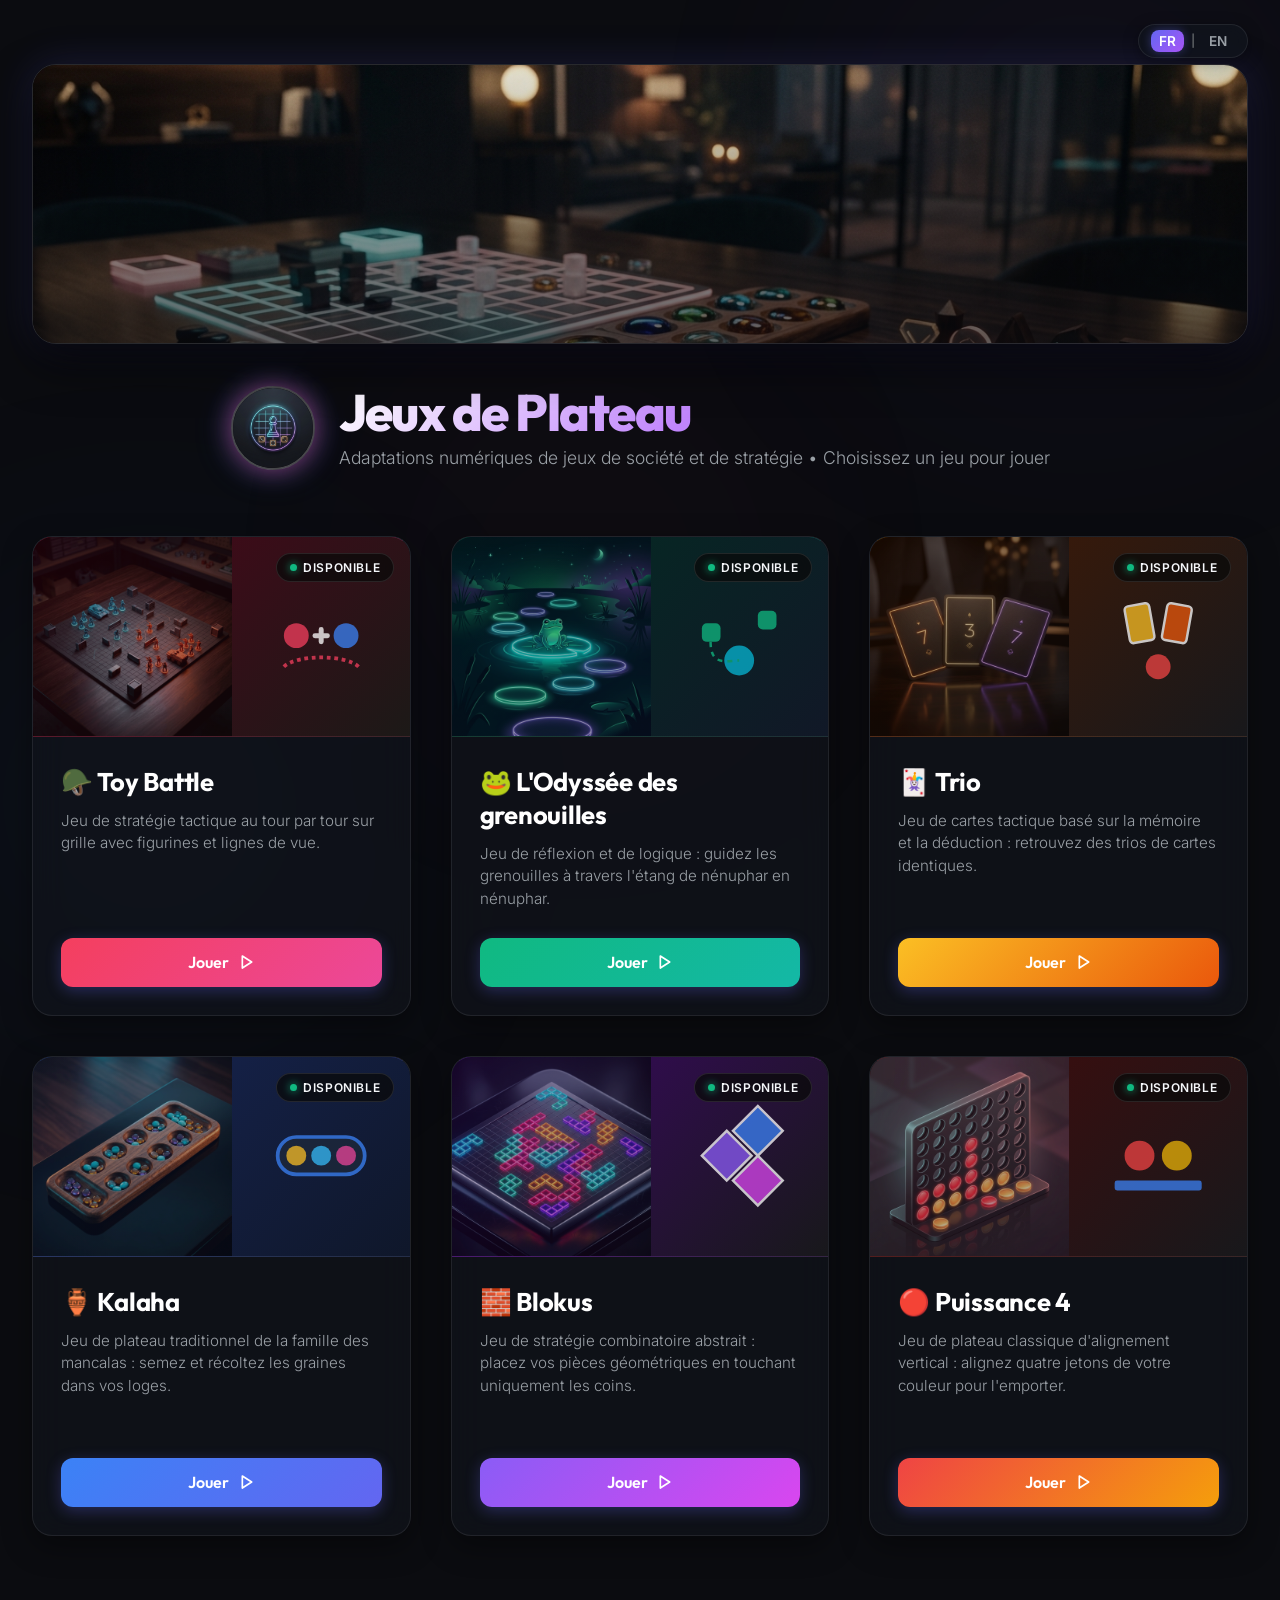
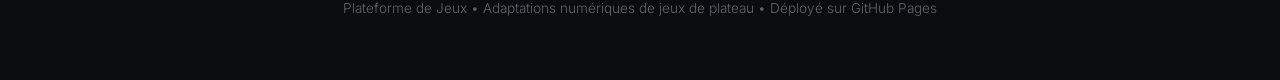
<file: index.html>
<!DOCTYPE html>
<html lang="fr">
<head>
  <meta charset="UTF-8">
  <meta name="viewport" content="width=device-width, initial-scale=1.0">
  <title>Jeux de Plateau - Plateforme de Jeux</title>
  <link rel="icon" type="image/png" href="assets/arcade-logo.png">
  <meta property="og:title" content="Jeux de Plateau - Plateforme de Jeux">
  <meta property="og:description" content="Adaptations numériques de jeux de plateau, de réflexion et de stratégie.">
  <meta property="og:image" content="assets/arcade-hero.png">
  <!-- Google Fonts -->
  <link rel="preconnect" href="https://fonts.googleapis.com">
  <link rel="preconnect" href="https://fonts.gstatic.com" crossorigin>
  <link href="https://fonts.googleapis.com/css2?family=Inter:wght@300;400;500;600;700&family=Outfit:wght@400;600;700;800&display=swap" rel="stylesheet">
  <link rel="stylesheet" href="style.css">
</head>
<body>

  <!-- Dynamic Glowing Background Blobs -->
  <div class="background-glow blob-1"></div>
  <div class="background-glow blob-2"></div>
  <div class="background-glow blob-3"></div>

  <!-- MAIN DASHBOARD VIEW -->
  <div id="dashboard" class="view active">
    <!-- Language Switcher -->
    <div class="lang-switcher">
      <span class="lang-link active" title="Français">FR</span>
      <span class="lang-divider">|</span>
      <a href="en/" class="lang-link" title="English">EN</a>
    </div>

    <header class="header">
      <div class="hero-showcase">
        <img src="assets/arcade-hero.png" alt="Jeux de Plateau" class="hero-banner-img">
        <div class="hero-gradient-overlay"></div>
      </div>
      <div class="brand">
        <img src="assets/arcade-logo.png" alt="Logo" class="brand-logo">
        <div class="brand-info">
          <h1>Jeux de Plateau</h1>
          <p class="tagline">Adaptations numériques de jeux de société et de stratégie &bull; Choisissez un jeu pour jouer</p>
        </div>
      </div>
    </header>

    <main class="grid-container">
      <div id="games-grid" class="games-grid">
        <!-- Game Cards will be loaded dynamically here -->
        <div class="loading-placeholder">
          <div class="spinner"></div>
          <p>Chargement des jeux...</p>
        </div>
      </div>
    </main>
    
    <footer class="footer">
      <p>Plateforme de Jeux &bull; Adaptations numériques de jeux de plateau &bull; Déployé sur GitHub Pages</p>
    </footer>
  </div>

  <!-- GAME IFRAME PLAY VIEW -->
  <div id="game-view" class="view">
    <!-- Sleek Control Bar -->
    <div class="control-bar">
      <button id="btn-back" class="btn btn-control">
        <svg viewBox="0 0 24 24" width="18" height="18" fill="none" stroke="currentColor" stroke-width="2.5" stroke-linecap="round" stroke-linejoin="round"><line x1="19" y1="12" x2="5" y2="12"></line><polyline points="12 19 5 12 12 5"></polyline></svg>
        Retour aux jeux
      </button>
      
      <div class="active-game-info">
        <span id="active-game-dot" class="status-dot online"></span>
        <span id="active-game-title" class="active-title">Jeu en cours</span>
      </div>

      <div class="control-actions">
        <select id="quick-switcher" class="quick-select">
          <option value="" disabled selected>Changer de jeu...</option>
          <!-- Loaded dynamically -->
        </select>
        
        <button id="btn-refresh" class="btn btn-icon" title="Recommencer la partie">
          <svg viewBox="0 0 24 24" width="18" height="18" fill="none" stroke="currentColor" stroke-width="2.5" stroke-linecap="round" stroke-linejoin="round"><path d="M21.5 2v6h-6M21.34 15.57a10 10 0 1 1-.57-8.38l5.67-5.67"></path></svg>
        </button>

        <button id="btn-new-tab" class="btn btn-icon" title="Ouvrir dans un nouvel onglet">
          <svg viewBox="0 0 24 24" width="18" height="18" fill="none" stroke="currentColor" stroke-width="2.5" stroke-linecap="round" stroke-linejoin="round"><path d="M18 13v6a2 2 0 0 1-2 2H5a2 2 0 0 1-2-2V8a2 2 0 0 1 2-2h6"></path><polyline points="15 3 21 3 21 9"></polyline><line x1="10" y1="14" x2="21" y2="3"></line></svg>
        </button>
      </div>
    </div>

    <!-- Iframe Container with Loading Overlay -->
    <div class="iframe-wrapper">
      <div id="iframe-loading" class="iframe-overlay">
        <div class="spinner large"></div>
        <p id="iframe-loading-text">Chargement du jeu...</p>
      </div>
      <iframe id="game-frame" src="about:blank"></iframe>
    </div>
  </div>

  <script src="app.js"></script>
</body>
</html>
</file>
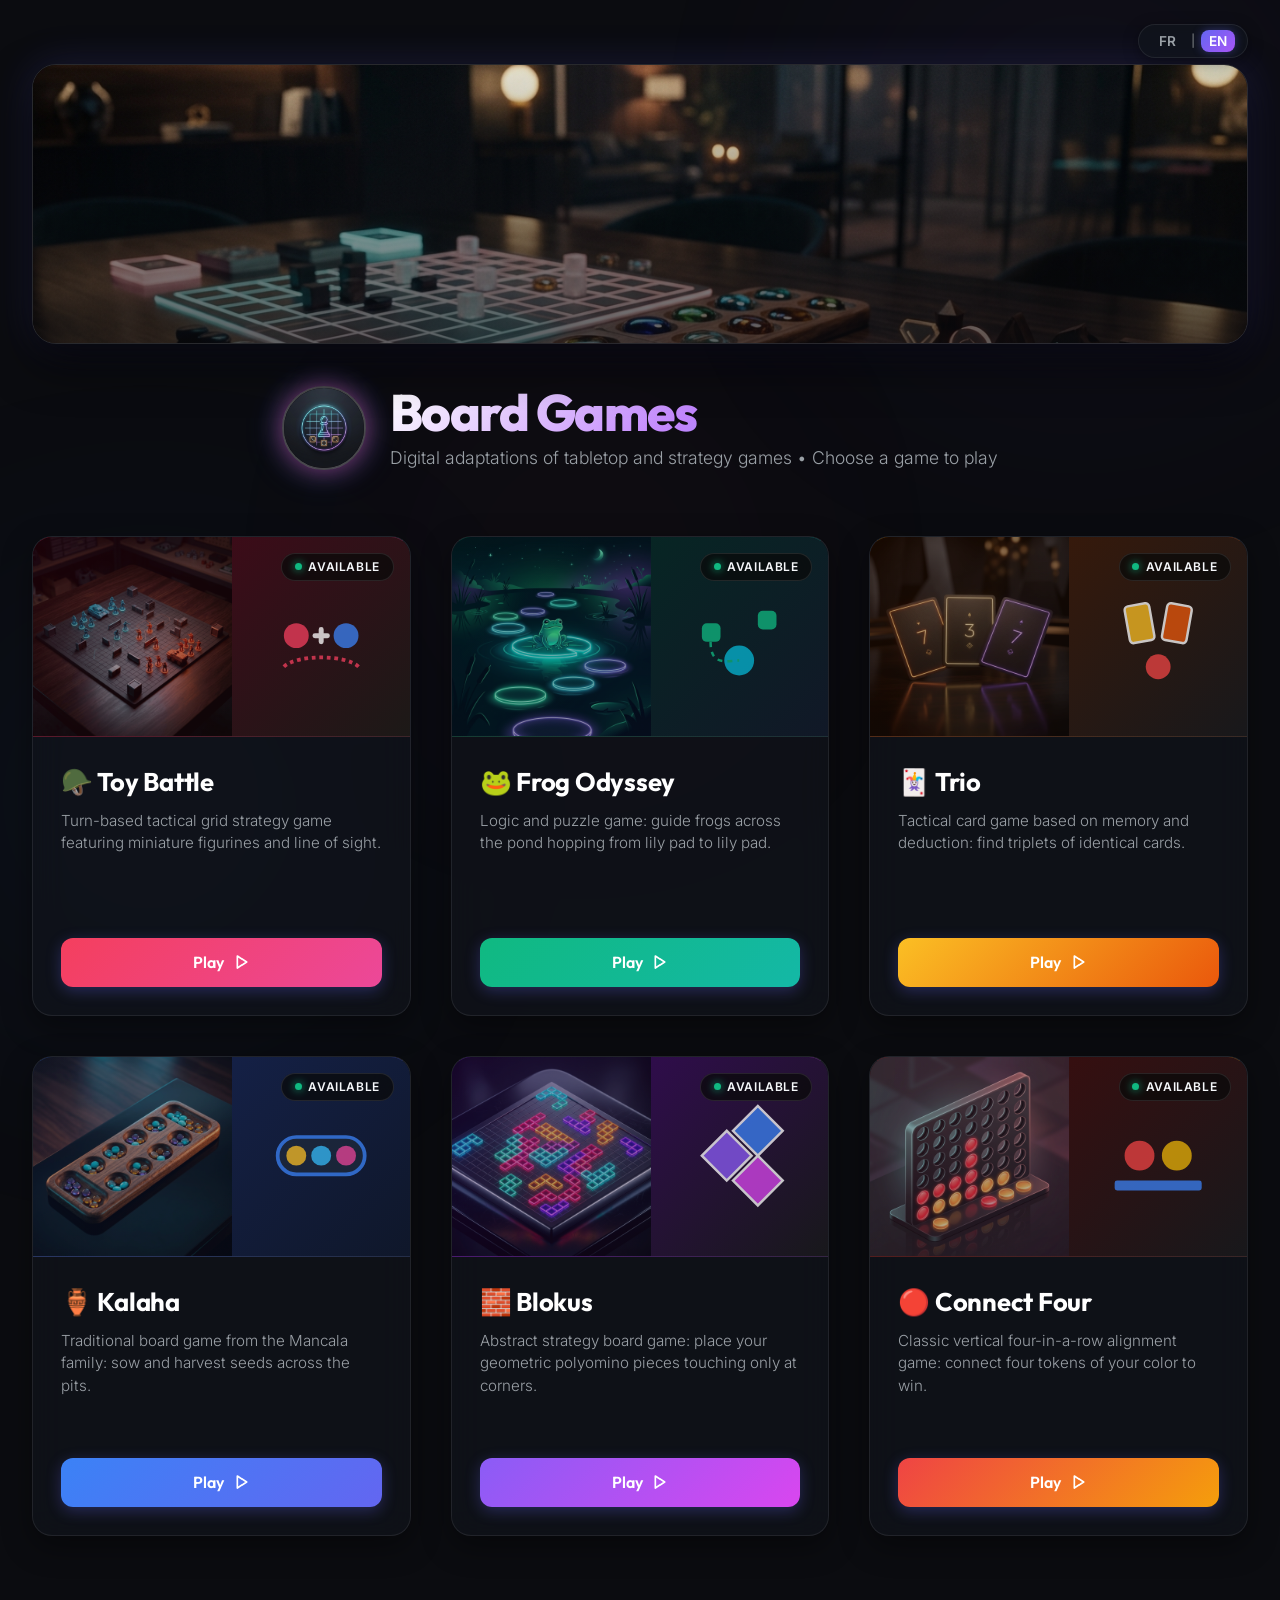
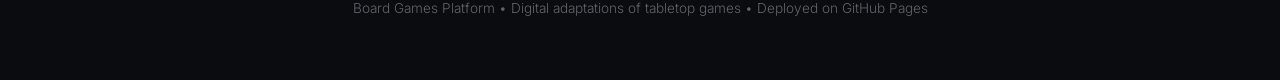
<file: en/index.html>
<!DOCTYPE html>
<html lang="en">
<head>
  <meta charset="UTF-8">
  <meta name="viewport" content="width=device-width, initial-scale=1.0">
  <title>Board Games - Game Platform</title>
  <link rel="icon" type="image/png" href="../assets/arcade-logo.png">
  <meta property="og:title" content="Board Games - Game Platform">
  <meta property="og:description" content="Digital adaptations of classic board, puzzle, and strategy games.">
  <meta property="og:image" content="../assets/arcade-hero.png">
  <!-- Google Fonts -->
  <link rel="preconnect" href="https://fonts.googleapis.com">
  <link rel="preconnect" href="https://fonts.gstatic.com" crossorigin>
  <link href="https://fonts.googleapis.com/css2?family=Inter:wght@300;400;500;600;700&family=Outfit:wght@400;600;700;800&display=swap" rel="stylesheet">
  <link rel="stylesheet" href="../style.css">
</head>
<body>

  <!-- Dynamic Glowing Background Blobs -->
  <div class="background-glow blob-1"></div>
  <div class="background-glow blob-2"></div>
  <div class="background-glow blob-3"></div>

  <!-- MAIN DASHBOARD VIEW -->
  <div id="dashboard" class="view active">
    <!-- Language Switcher -->
    <div class="lang-switcher">
      <a href="../" class="lang-link" title="Français">FR</a>
      <span class="lang-divider">|</span>
      <span class="lang-link active" title="English">EN</span>
    </div>

    <header class="header">
      <div class="hero-showcase">
        <img src="../assets/arcade-hero.png" alt="Board Games" class="hero-banner-img">
        <div class="hero-gradient-overlay"></div>
      </div>
      <div class="brand">
        <img src="../assets/arcade-logo.png" alt="Logo" class="brand-logo">
        <div class="brand-info">
          <h1>Board Games</h1>
          <p class="tagline">Digital adaptations of tabletop and strategy games &bull; Choose a game to play</p>
        </div>
      </div>
    </header>

    <main class="grid-container">
      <div id="games-grid" class="games-grid">
        <!-- Game Cards will be loaded dynamically here -->
        <div class="loading-placeholder">
          <div class="spinner"></div>
          <p>Loading games...</p>
        </div>
      </div>
    </main>
    
    <footer class="footer">
      <p>Board Games Platform &bull; Digital adaptations of tabletop games &bull; Deployed on GitHub Pages</p>
    </footer>
  </div>

  <!-- GAME IFRAME PLAY VIEW -->
  <div id="game-view" class="view">
    <!-- Sleek Control Bar -->
    <div class="control-bar">
      <button id="btn-back" class="btn btn-control">
        <svg viewBox="0 0 24 24" width="18" height="18" fill="none" stroke="currentColor" stroke-width="2.5" stroke-linecap="round" stroke-linejoin="round"><line x1="19" y1="12" x2="5" y2="12"></line><polyline points="12 19 5 12 12 5"></polyline></svg>
        Back to games
      </button>
      
      <div class="active-game-info">
        <span id="active-game-dot" class="status-dot online"></span>
        <span id="active-game-title" class="active-title">Current game</span>
      </div>

      <div class="control-actions">
        <select id="quick-switcher" class="quick-select">
          <option value="" disabled selected>Switch game...</option>
          <!-- Loaded dynamically -->
        </select>
        
        <button id="btn-refresh" class="btn btn-icon" title="Restart game">
          <svg viewBox="0 0 24 24" width="18" height="18" fill="none" stroke="currentColor" stroke-width="2.5" stroke-linecap="round" stroke-linejoin="round"><path d="M21.5 2v6h-6M21.34 15.57a10 10 0 1 1-.57-8.38l5.67-5.67"></path></svg>
        </button>

        <button id="btn-new-tab" class="btn btn-icon" title="Open in new tab">
          <svg viewBox="0 0 24 24" width="18" height="18" fill="none" stroke="currentColor" stroke-width="2.5" stroke-linecap="round" stroke-linejoin="round"><path d="M18 13v6a2 2 0 0 1-2 2H5a2 2 0 0 1-2-2V8a2 2 0 0 1 2-2h6"></path><polyline points="15 3 21 3 21 9"></polyline><line x1="10" y1="14" x2="21" y2="3"></line></svg>
        </button>
      </div>
    </div>

    <!-- Iframe Container with Loading Overlay -->
    <div class="iframe-wrapper">
      <div id="iframe-loading" class="iframe-overlay">
        <div class="spinner large"></div>
        <p id="iframe-loading-text">Loading game...</p>
      </div>
      <iframe id="game-frame" src="about:blank"></iframe>
    </div>
  </div>

  <script src="../app.js"></script>
</body>
</html>
</file>
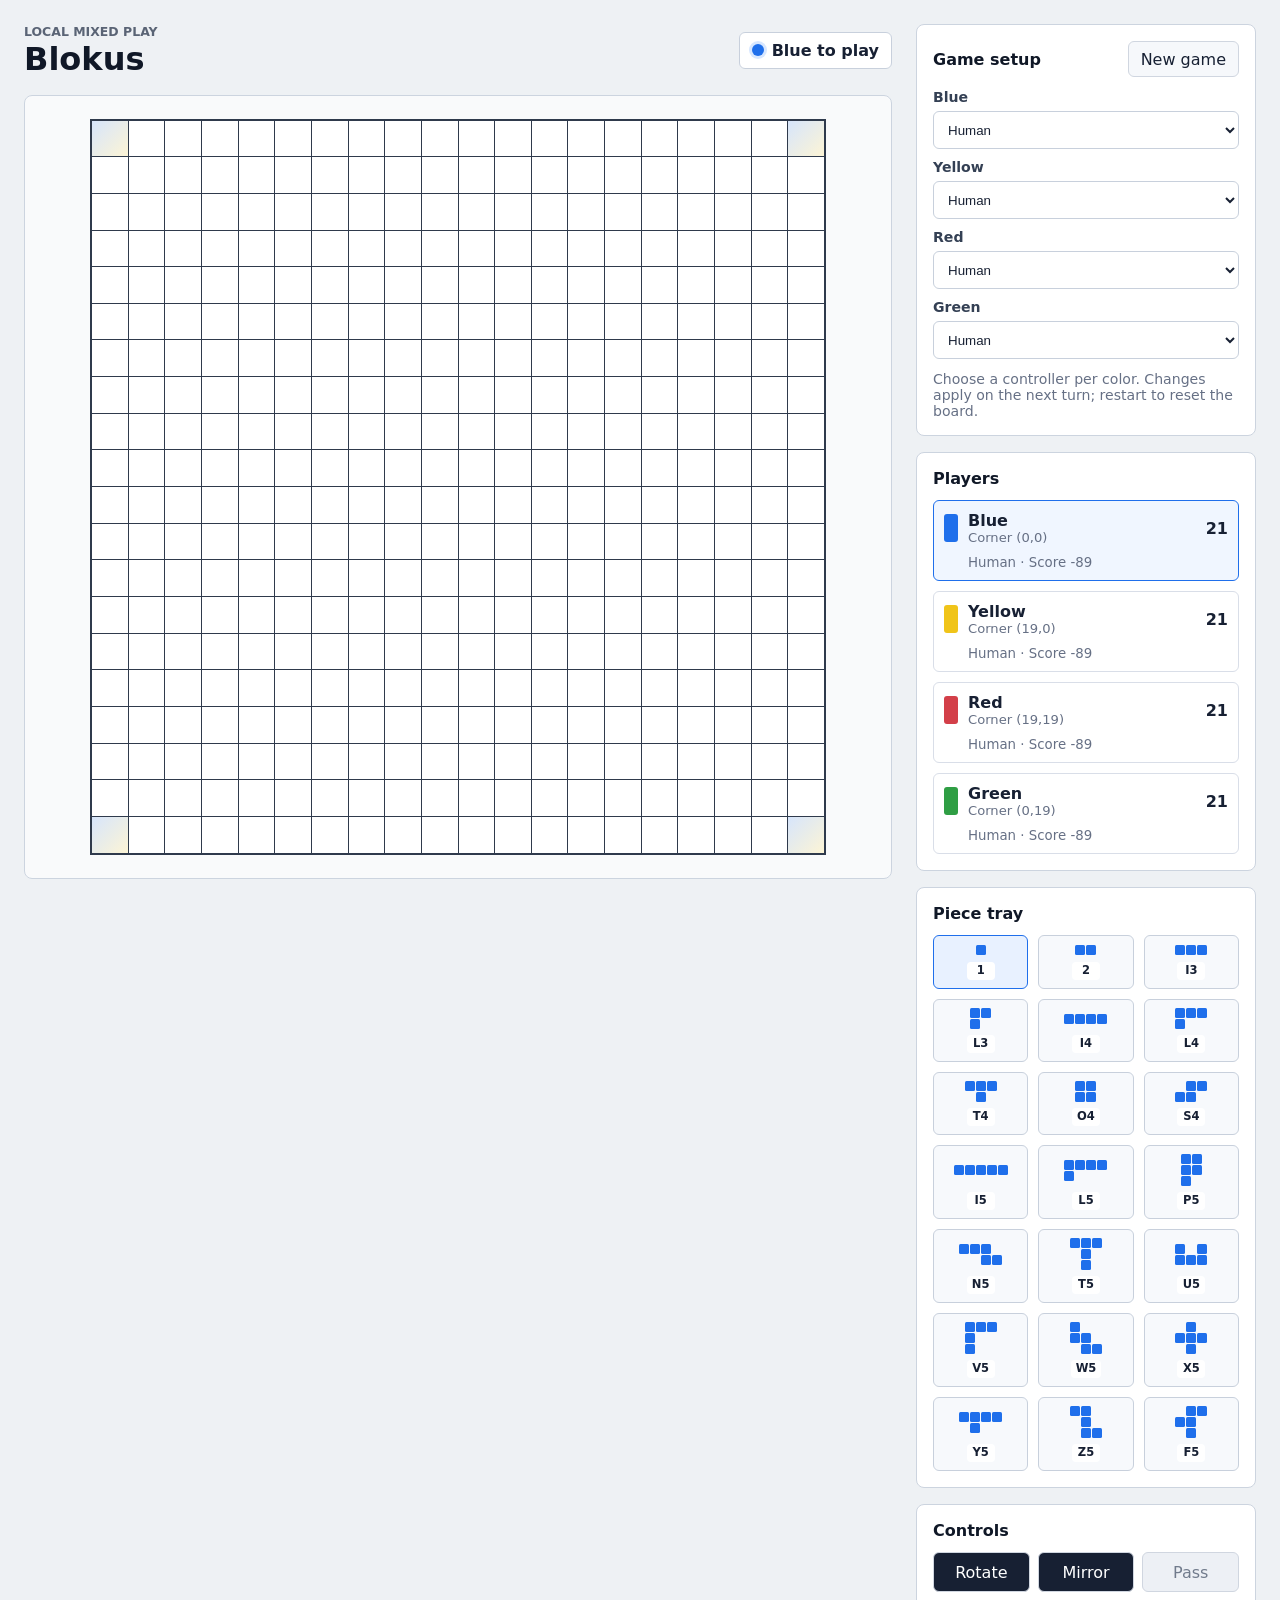
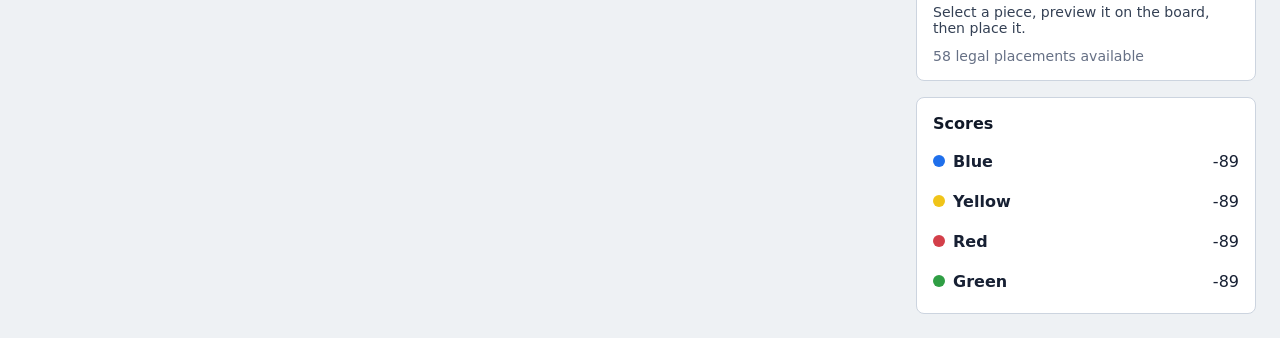
<file: games/blokus/index.html>
<!doctype html>
<html lang="en">
  <head>
    <meta charset="UTF-8" />
    <meta name="viewport" content="width=device-width, initial-scale=1.0" />
    <meta name="description" content="Local Blokus hot-seat web app scaffold" />
    <title>Blokus</title>
    <script type="module" crossorigin src="./assets/index-Cy63o9id.js"></script>
    <link rel="stylesheet" crossorigin href="./assets/index-KQ46j4BS.css">
  </head>
  <body>
    <div id="root"></div>
  </body>
</html>
</file>
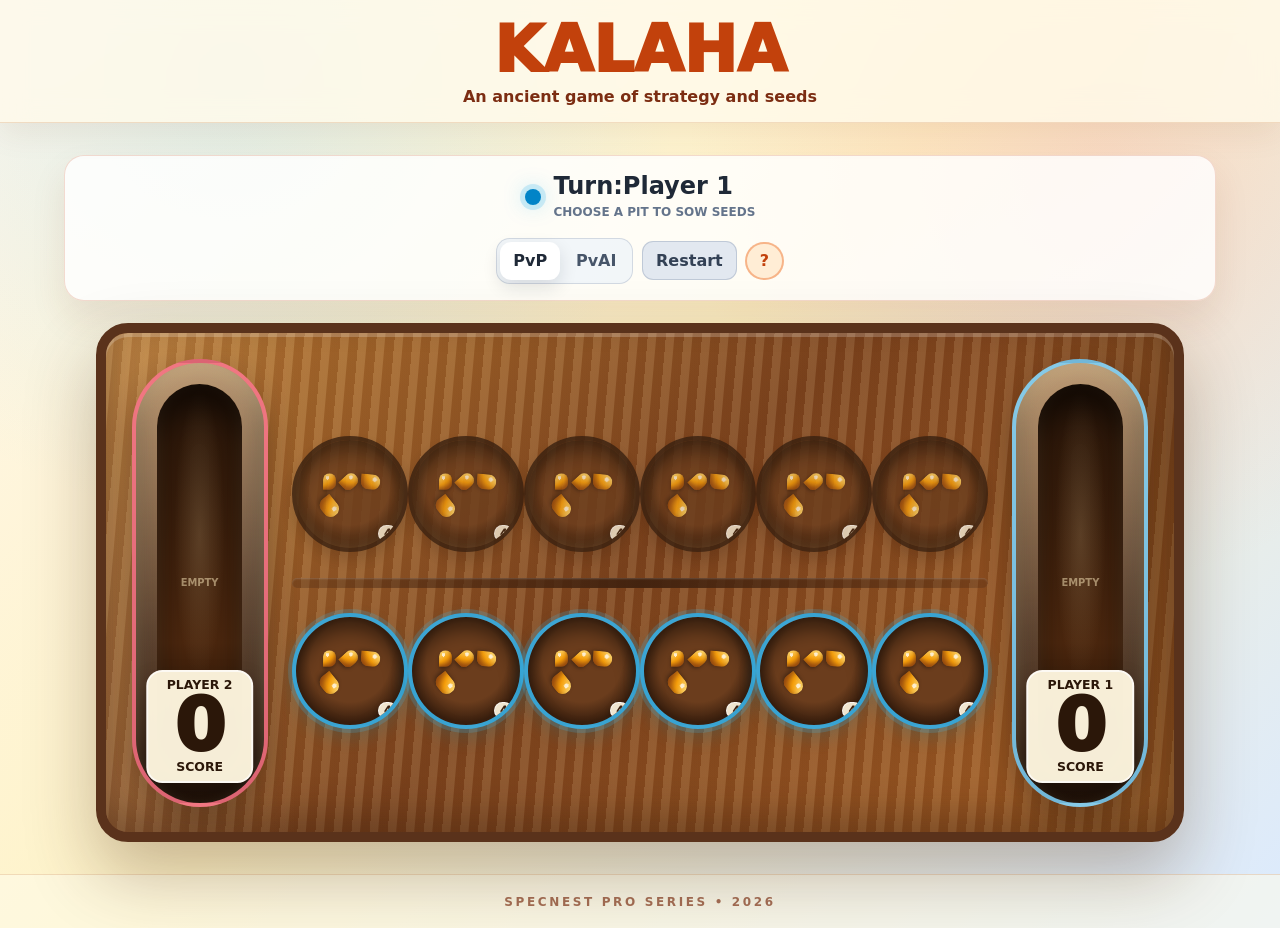
<file: games/kalaha/index.html>
<!doctype html>
<html lang="en">
  <head>
    <meta charset="UTF-8" />
    <meta name="viewport" content="width=device-width, initial-scale=1.0" />
    <link rel="icon" type="image/svg+xml" href="./favicon.svg" />
    <title>Kalaha UI</title>
    <script type="module" crossorigin src="./assets/index-D9xUPoGI.js"></script>
    <link rel="stylesheet" crossorigin href="./assets/index-tQ6RTnEP.css">
  </head>
  <body>
    <div id="app"></div>
  </body>
</html>
</file>
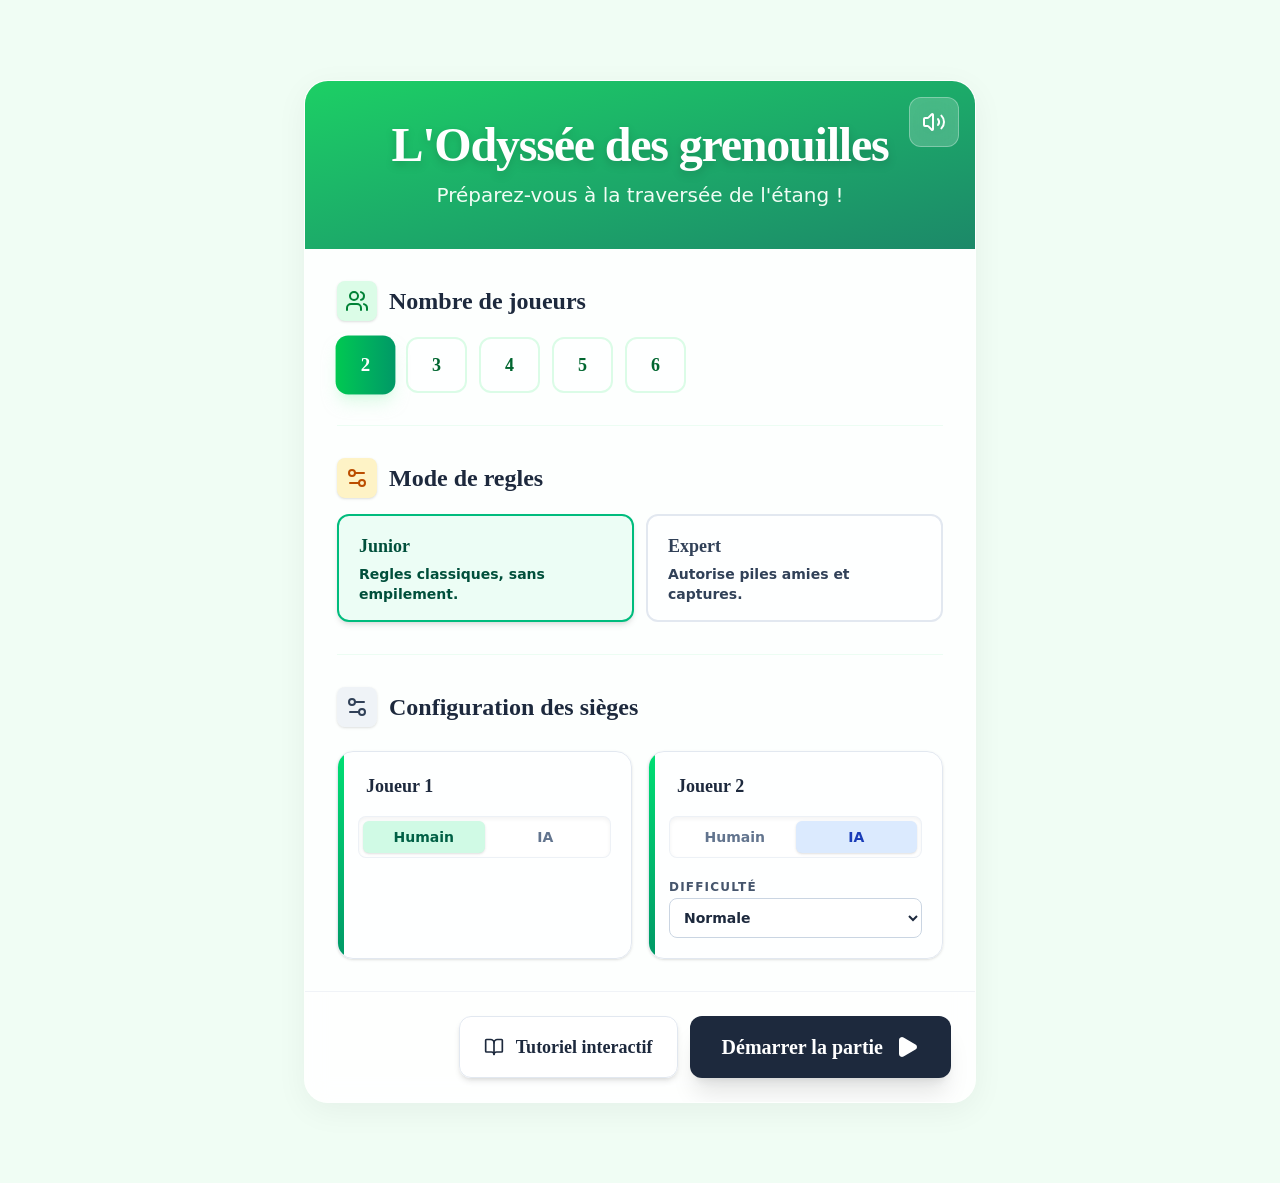
<file: games/odyssee/index.html>
<!doctype html>
<html lang="en">

<head>
  <meta charset="UTF-8" />
  <meta name="viewport" content="width=device-width, initial-scale=1.0" />
  <title>L'Odyssée des grenouilles</title>
  <script type="module" crossorigin src="./assets/index-DsQzRzaP.js"></script>
  <link rel="stylesheet" crossorigin href="./assets/index-CydPvBzp.css">
</head>

<body>
  <div id="root"></div>
</body>

</html>
</file>
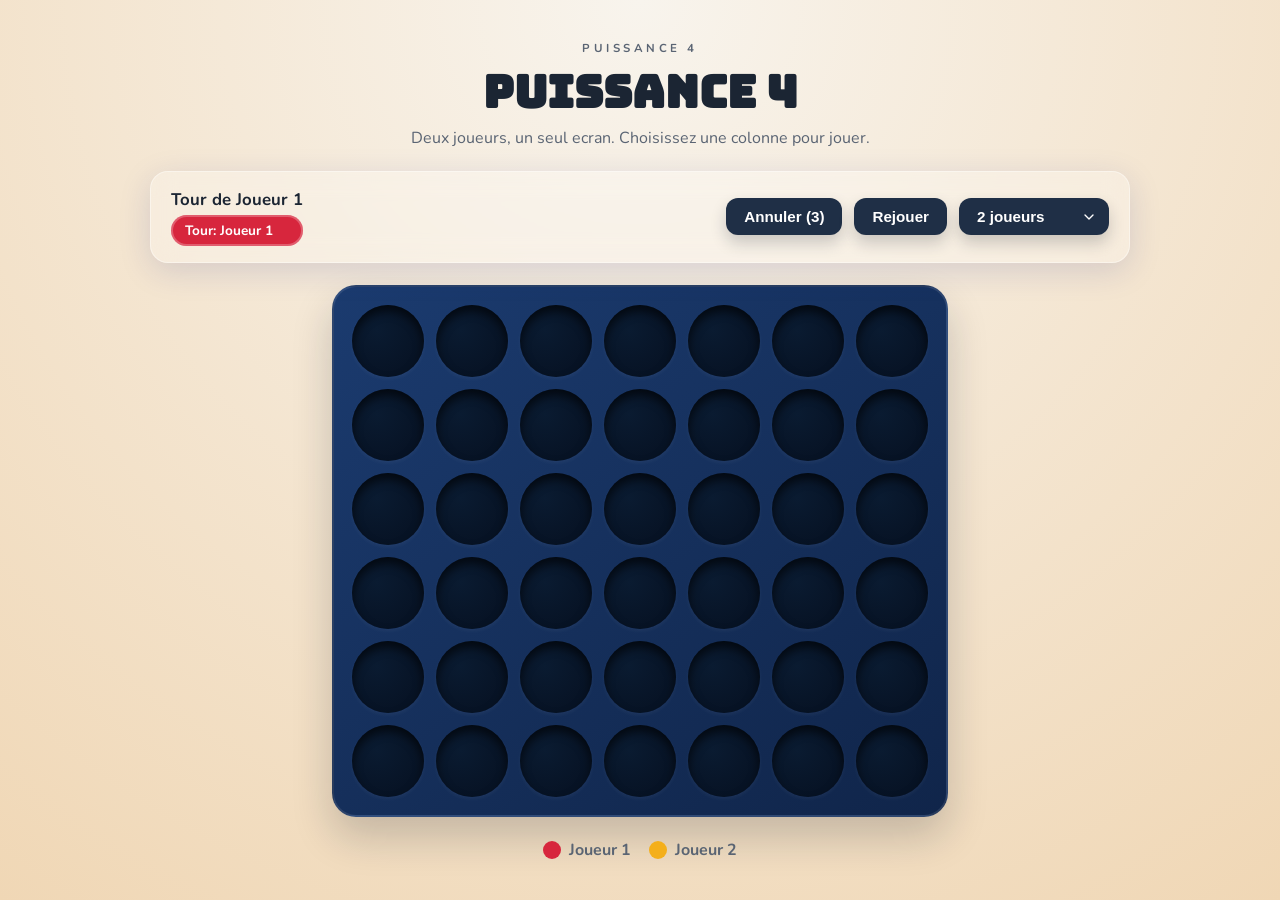
<file: games/puissance4/index.html>
<!DOCTYPE html>
<html lang="fr">

<head>
  <meta charset="utf-8" />
  <meta name="viewport" content="width=device-width, initial-scale=1" />
  <title>Puissance 4</title>
  <link rel="stylesheet" href="styles.css" />
  <link rel="preconnect" href="https://fonts.googleapis.com" />
  <link rel="preconnect" href="https://fonts.gstatic.com" crossorigin />
  <link href="https://fonts.googleapis.com/css2?family=Bungee&family=Nunito:wght@400;600;700&display=swap"
    rel="stylesheet" />
</head>

<body>
  <main class="app">
    <header class="header">
      <p class="eyebrow">Puissance 4</p>
      <h1>Puissance 4</h1>
      <p class="subtitle">Deux joueurs, un seul ecran. Choisissez une colonne pour jouer.</p>
    </header>

    <section class="panel">
      <div class="status">
        <p id="status" class="status-text" aria-live="polite"></p>
        <span id="statusChip" class="status-chip" data-player="1">Tour: Joueur 1</span>
      </div>
      <div class="controls">
        <button id="undoBtn" class="btn" disabled>Annuler (3)</button>
        <button id="resetBtn" class="btn">Rejouer</button>
        <select id="modeSelect" class="btn mode-select" aria-label="Mode de jeu">
          <option value="pvp">2 joueurs</option>
          <option value="ai-easy">vs IA Facile</option>
          <option value="ai-hard">vs IA Difficile</option>
        </select>
      </div>
    </section>

    <section class="board-shell">
      <div id="board" class="board" role="grid" aria-label="Grille Puissance 4"></div>
    </section>

    <footer class="legend">
      <div class="legend-item">
        <span class="legend-dot p1"></span>
        <span>Joueur 1</span>
      </div>
      <div class="legend-item">
        <span class="legend-dot p2"></span>
        <span>Joueur 2</span>
      </div>
    </footer>
  </main>

  <script type="module" src="src/main.js"></script>
</body>

</html>
</file>
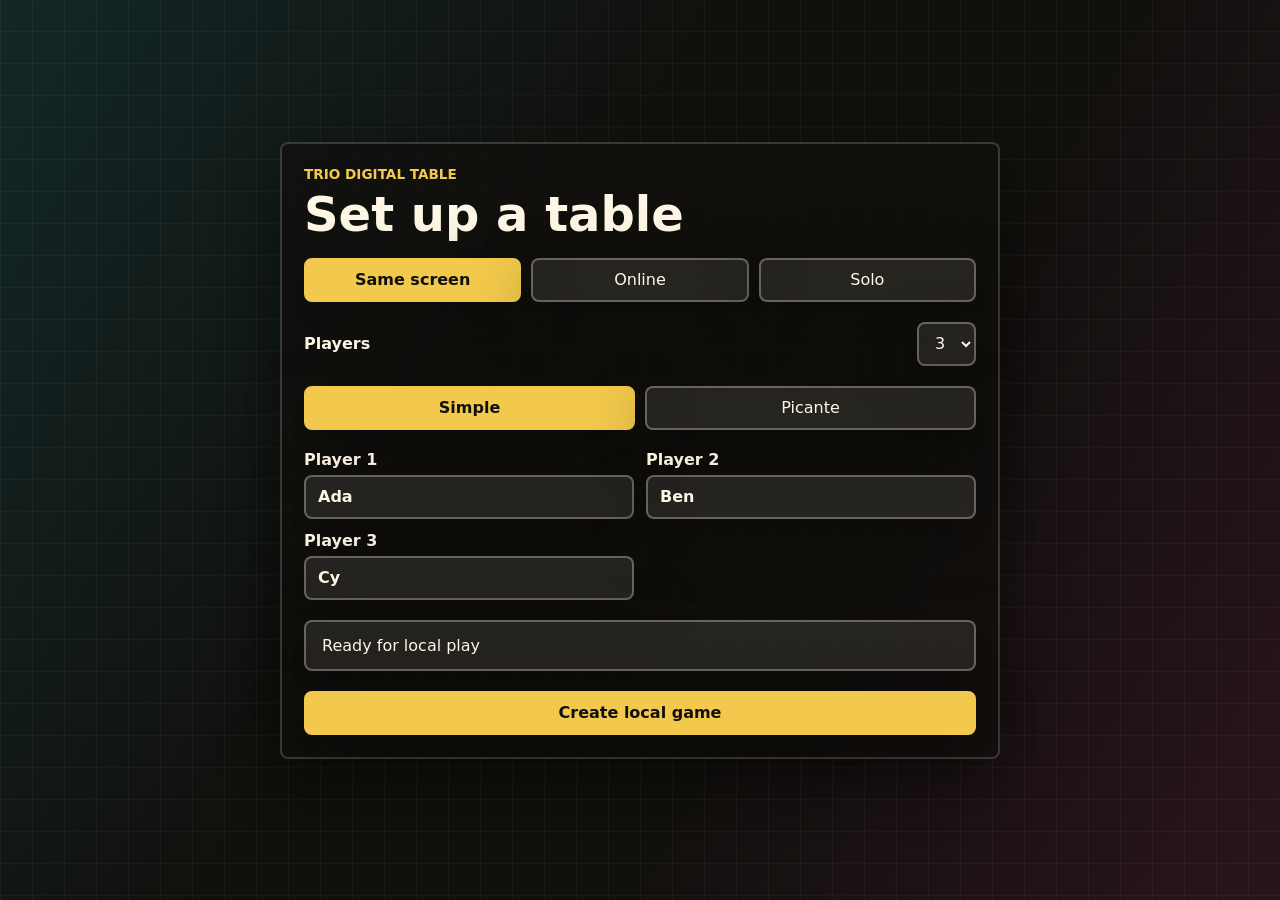
<file: games/trio/index.html>
<!doctype html>
<html lang="en">
  <head>
    <meta charset="UTF-8" />
    <meta name="viewport" content="width=device-width, initial-scale=1.0" />
    <title>TRIO Game Board</title>
    <script type="module" crossorigin src="./assets/index-ajXKDyUs.js"></script>
    <link rel="stylesheet" crossorigin href="./assets/index-CekKA-8F.css">
  </head>
  <body>
    <div id="root"></div>
  </body>
</html>
</file>
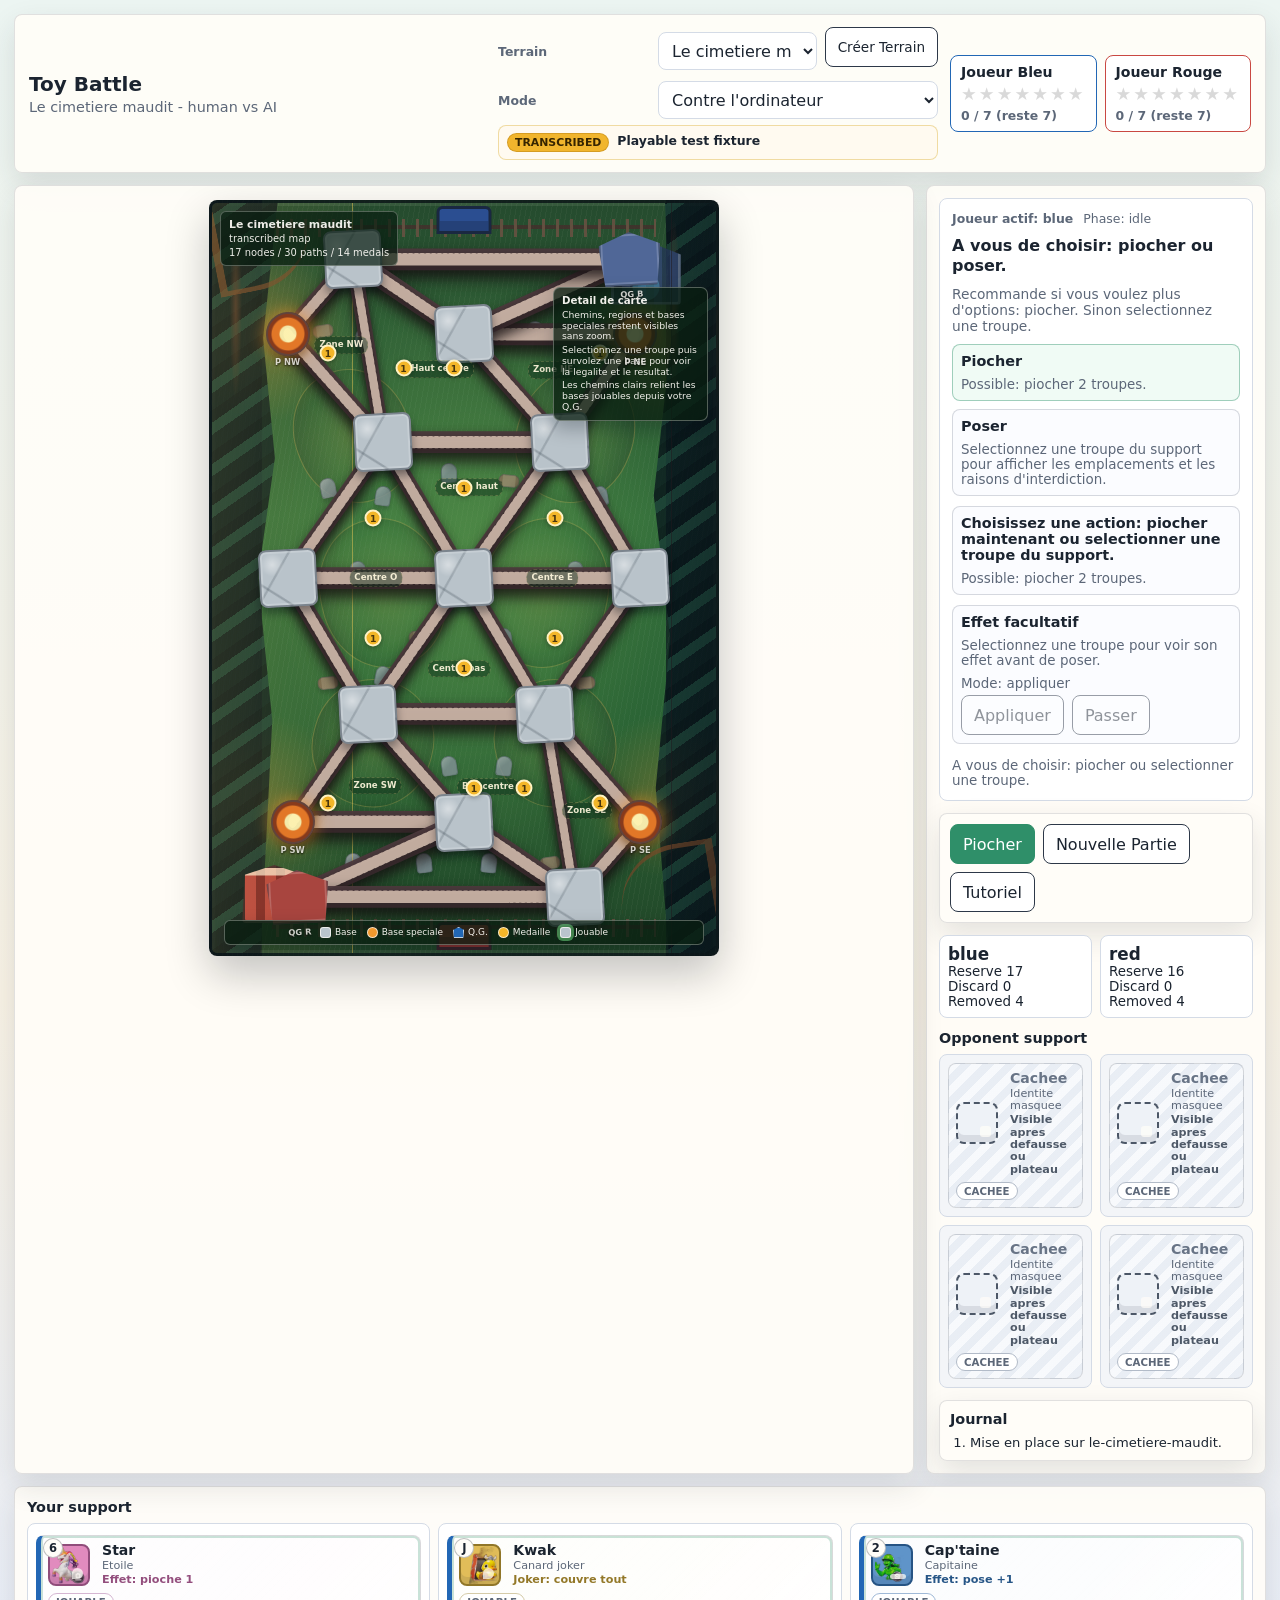
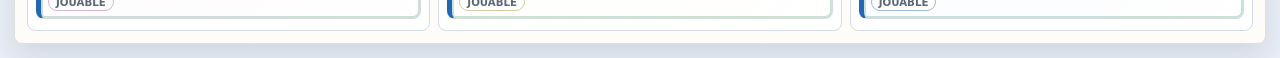
<file: games/toy-battle/public/index.html>
<!doctype html>
<html lang="en">
  <head>
    <meta charset="utf-8">
    <meta name="viewport" content="width=device-width, initial-scale=1">
    <title>Toy Battle</title>
    <link rel="stylesheet" href="./styles.css?v=1.0.1">
    <link rel="stylesheet" href="./editor-styles.css?v=1.0.1">
  </head>
  <body>
    <main id="app" data-testid="game-root" class="app-shell"></main>
    <script type="module" src="./app.js?v=1.0.1"></script>
  </body>
</html>
</file>
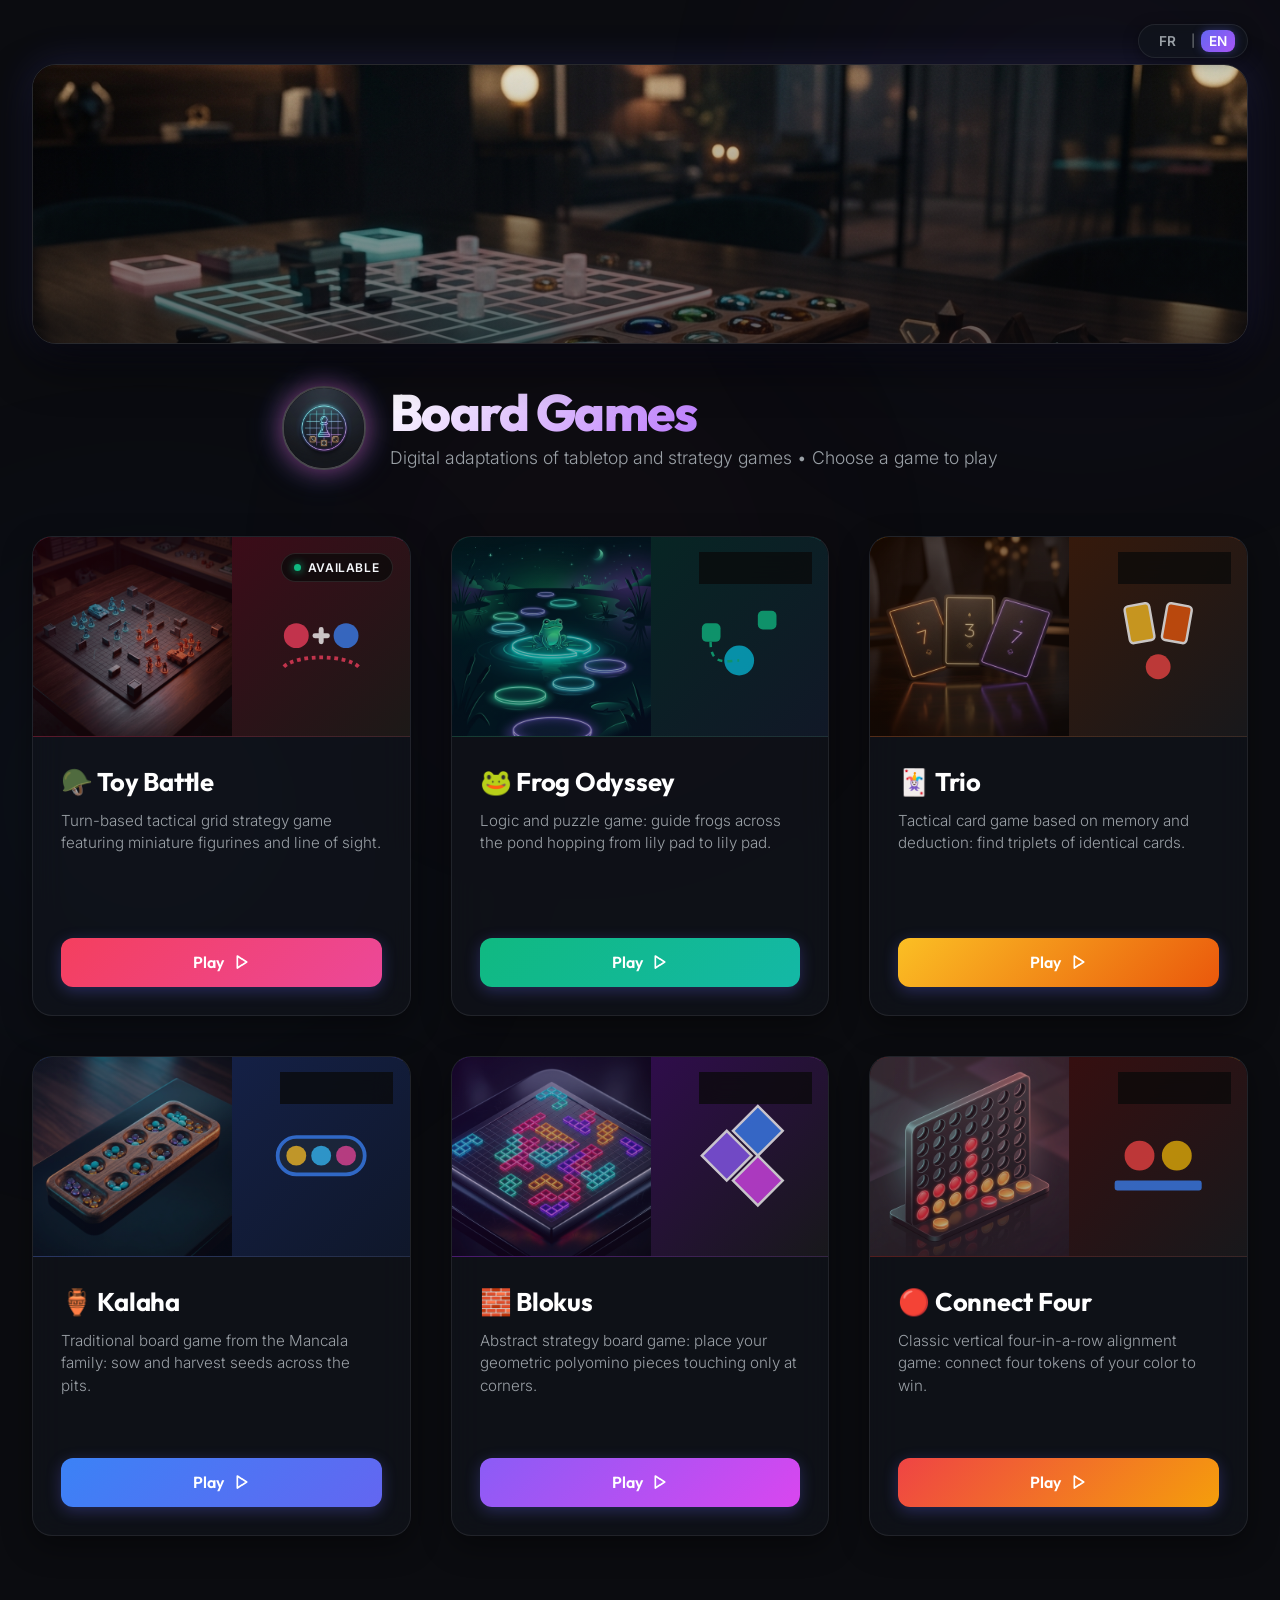
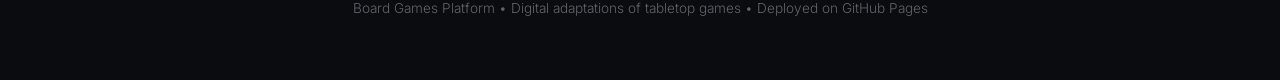
<file: en.html>
<!DOCTYPE html>
<html lang="en">
<head>
  <meta charset="UTF-8">
  <meta name="viewport" content="width=device-width, initial-scale=1.0">
  <title>Board Games - Game Platform</title>
  <link rel="icon" type="image/png" href="assets/arcade-logo.png">
  <meta property="og:title" content="Board Games - Game Platform">
  <meta property="og:description" content="Digital adaptations of classic board, puzzle, and strategy games.">
  <meta property="og:image" content="assets/arcade-hero.png">
  <!-- Google Fonts -->
  <link rel="preconnect" href="https://fonts.googleapis.com">
  <link rel="preconnect" href="https://fonts.gstatic.com" crossorigin>
  <link href="https://fonts.googleapis.com/css2?family=Inter:wght@300;400;500;600;700&family=Outfit:wght@400;600;700;800&display=swap" rel="stylesheet">
  <link rel="stylesheet" href="style.css">
</head>
<body>

  <!-- Dynamic Glowing Background Blobs -->
  <div class="background-glow blob-1"></div>
  <div class="background-glow blob-2"></div>
  <div class="background-glow blob-3"></div>

  <!-- MAIN DASHBOARD VIEW -->
  <div id="dashboard" class="view active">
    <!-- Language Switcher -->
    <div class="lang-switcher">
      <a href="./" class="lang-link" title="Français">FR</a>
      <span class="lang-divider">|</span>
      <span class="lang-link active" title="English">EN</span>
    </div>

    <header class="header">
      <div class="hero-showcase">
        <img src="assets/arcade-hero.png" alt="Board Games" class="hero-banner-img">
        <div class="hero-gradient-overlay"></div>
      </div>
      <div class="brand">
        <img src="assets/arcade-logo.png" alt="Logo" class="brand-logo">
        <div class="brand-info">
          <h1>Board Games</h1>
          <p class="tagline">Digital adaptations of tabletop and strategy games &bull; Choose a game to play</p>
        </div>
      </div>
    </header>

    <main class="grid-container">
      <div id="games-grid" class="games-grid">
        <!-- Game Cards will be loaded dynamically here -->
        <div class="loading-placeholder">
          <div class="spinner"></div>
          <p>Loading games...</p>
        </div>
      </div>
    </main>
    
    <footer class="footer">
      <p>Board Games Platform &bull; Digital adaptations of tabletop games &bull; Deployed on GitHub Pages</p>
    </footer>
  </div>

  <!-- GAME IFRAME PLAY VIEW -->
  <div id="game-view" class="view">
    <!-- Sleek Control Bar -->
    <div class="control-bar">
      <button id="btn-back" class="btn btn-control">
        <svg viewBox="0 0 24 24" width="18" height="18" fill="none" stroke="currentColor" stroke-width="2.5" stroke-linecap="round" stroke-linejoin="round"><line x1="19" y1="12" x2="5" y2="12"></line><polyline points="12 19 5 12 12 5"></polyline></svg>
        Back to games
      </button>
      
      <div class="active-game-info">
        <span id="active-game-dot" class="status-dot online"></span>
        <span id="active-game-title" class="active-title">Current game</span>
      </div>

      <div class="control-actions">
        <select id="quick-switcher" class="quick-select">
          <option value="" disabled selected>Switch game...</option>
          <!-- Loaded dynamically -->
        </select>
        
        <button id="btn-refresh" class="btn btn-icon" title="Restart game">
          <svg viewBox="0 0 24 24" width="18" height="18" fill="none" stroke="currentColor" stroke-width="2.5" stroke-linecap="round" stroke-linejoin="round"><path d="M21.5 2v6h-6M21.34 15.57a10 10 0 1 1-.57-8.38l5.67-5.67"></path></svg>
        </button>

        <button id="btn-new-tab" class="btn btn-icon" title="Open in new tab">
          <svg viewBox="0 0 24 24" width="18" height="18" fill="none" stroke="currentColor" stroke-width="2.5" stroke-linecap="round" stroke-linejoin="round"><path d="M18 13v6a2 2 0 0 1-2 2H5a2 2 0 0 1-2-2V8a2 2 0 0 1 2-2h6"></path><polyline points="15 3 21 3 21 9"></polyline><line x1="10" y1="14" x2="21" y2="3"></line></svg>
        </button>
      </div>
    </div>

    <!-- Iframe Container with Loading Overlay -->
    <div class="iframe-wrapper">
      <div id="iframe-loading" class="iframe-overlay">
        <div class="spinner large"></div>
        <p id="iframe-loading-text">Loading game...</p>
      </div>
      <iframe id="game-frame" src="about:blank"></iframe>
    </div>
  </div>

  <script src="app.js"></script>
</body>
</html>
</file>
<file: style.css>
/* Reset and Base Styles */
* {
  box-sizing: border-box;
  margin: 0;
  padding: 0;
}

:root {
  --bg-color: #0b0c10;
  --panel-bg: rgba(17, 20, 28, 0.65);
  --panel-border: rgba(255, 255, 255, 0.08);
  --text-primary: #f5f7fa;
  --text-secondary: #9aa0a6;
  --text-muted: #606468;
  --accent-color: #6366f1;
  --accent-glow: rgba(99, 102, 241, 0.25);
  
  --status-online: #10b981;
  --status-offline: #ef4444;
  --status-booting: #f59e0b;
}

body {
  font-family: 'Inter', -apple-system, BlinkMacSystemFont, "Segoe UI", Roboto, sans-serif;
  background-color: var(--bg-color);
  color: var(--text-primary);
  min-height: 100vh;
  overflow-x: hidden;
  position: relative;
}

/* Beautiful Animated Background Glows */
.background-glow {
  position: fixed;
  width: 500px;
  height: 500px;
  border-radius: 50%;
  filter: blur(140px);
  opacity: 0.15;
  pointer-events: none;
  z-index: -1;
  animation: float-glow 25s infinite alternate ease-in-out;
}

.blob-1 {
  background: radial-gradient(circle, #8b5cf6 0%, transparent 70%);
  top: -100px;
  right: -50px;
}

.blob-2 {
  background: radial-gradient(circle, #3b82f6 0%, transparent 70%);
  bottom: -150px;
  left: -100px;
  animation-delay: -5s;
}

.blob-3 {
  background: radial-gradient(circle, #ec4899 0%, transparent 70%);
  top: 40%;
  left: 30%;
  width: 400px;
  height: 400px;
  opacity: 0.1;
  animation-delay: -12s;
}

@keyframes float-glow {
  0% { transform: translate(0, 0) scale(1); }
  50% { transform: translate(50px, 30px) scale(1.1); }
  100% { transform: translate(-30px, -50px) scale(0.9); }
}

/* Views & Layouts */
.view {
  display: none;
  opacity: 0;
  transition: opacity 0.4s ease;
  min-height: 100vh;
}

.view.active {
  display: flex;
  flex-direction: column;
  opacity: 1;
}

#dashboard {
  position: relative;
  padding: 4rem 2rem;
  max-width: 1300px;
  margin: 0 auto;
  width: 100%;
}

/* Language Switcher */
.lang-switcher {
  position: absolute;
  top: 1.5rem;
  right: 2rem;
  display: inline-flex;
  align-items: center;
  gap: 0.4rem;
  background: rgba(17, 20, 28, 0.75);
  backdrop-filter: blur(12px);
  -webkit-backdrop-filter: blur(12px);
  border: 1px solid var(--panel-border);
  border-radius: 50px;
  padding: 0.3rem 0.75rem;
  font-size: 0.85rem;
  font-weight: 600;
  z-index: 20;
  box-shadow: 0 4px 15px rgba(0, 0, 0, 0.4);
}

.lang-link {
  color: var(--text-secondary);
  text-decoration: none;
  transition: all 0.2s ease;
  padding: 0.2rem 0.5rem;
  border-radius: 8px;
  cursor: pointer;
}

.lang-link:hover {
  color: var(--text-primary);
}

.lang-link.active {
  color: #fff;
  background: linear-gradient(135deg, #6366f1, #a855f7);
  box-shadow: 0 0 10px rgba(99, 102, 241, 0.4);
}

.lang-divider {
  color: var(--text-muted);
  font-size: 0.75rem;
  user-select: none;
}

/* Header & Typography */
.header {
  text-align: center;
  margin-bottom: 3.5rem;
}

/* Hero Showcase Banner */
.hero-showcase {
  position: relative;
  width: 100%;
  max-height: 280px;
  border-radius: 24px;
  overflow: hidden;
  margin-bottom: 2.5rem;
  border: 1px solid rgba(255, 255, 255, 0.12);
  box-shadow: 0 20px 45px rgba(0, 0, 0, 0.65), 0 0 40px rgba(99, 102, 241, 0.2);
}

.hero-banner-img {
  width: 100%;
  height: 280px;
  object-fit: cover;
  object-position: center 35%;
  display: block;
  transition: transform 1s cubic-bezier(0.16, 1, 0.3, 1);
}

.hero-showcase:hover .hero-banner-img {
  transform: scale(1.03);
}

.hero-gradient-overlay {
  position: absolute;
  inset: 0;
  background: linear-gradient(180deg, rgba(11, 12, 16, 0.1) 0%, rgba(11, 12, 16, 0.65) 100%);
  pointer-events: none;
}

.brand {
  display: inline-flex;
  align-items: center;
  justify-content: center;
  gap: 1.5rem;
  margin-bottom: 0.5rem;
  text-align: left;
}

.brand-logo {
  width: 84px;
  height: 84px;
  border-radius: 50%;
  border: 2px solid rgba(255, 255, 255, 0.25);
  box-shadow: 0 0 25px rgba(236, 72, 153, 0.5), 0 0 35px rgba(59, 130, 246, 0.4);
  object-fit: cover;
  flex-shrink: 0;
  transition: transform 0.4s ease, box-shadow 0.4s ease;
}

.brand-logo:hover {
  transform: scale(1.08) rotate(4deg);
  box-shadow: 0 0 35px rgba(236, 72, 153, 0.7), 0 0 45px rgba(59, 130, 246, 0.6);
}

.brand-info {
  display: flex;
  flex-direction: column;
}

h1 {
  font-family: 'Outfit', sans-serif;
  font-size: 3.2rem;
  font-weight: 800;
  background: linear-gradient(135deg, #fff 0%, #c084fc 50%, #38bdf8 100%);
  -webkit-background-clip: text;
  -webkit-text-fill-color: transparent;
  letter-spacing: -0.03em;
  line-height: 1.1;
  margin-bottom: 0.3rem;
}

.tagline {
  font-size: 1.1rem;
  color: var(--text-secondary);
  font-weight: 300;
  line-height: 1.5;
}

@media (max-width: 768px) {
  .lang-switcher {
    top: 1rem;
    right: 1rem;
    padding: 0.25rem 0.6rem;
    font-size: 0.78rem;
  }
  .hero-showcase {
    max-height: 170px;
  }
  .hero-banner-img {
    height: 170px;
  }
  .brand {
    flex-direction: column;
    text-align: center;
    gap: 1rem;
  }
  .brand-logo {
    width: 68px;
    height: 68px;
  }
  h1 {
    font-size: 2.3rem;
  }
}

/* Grid & Game Cards */
.grid-container {
  flex-grow: 1;
}

.games-grid {
  display: grid;
  grid-template-columns: repeat(auto-fill, minmax(360px, 1fr));
  gap: 2.5rem;
  margin-bottom: 4rem;
}

/* Game Card */
.game-card {
  background: var(--panel-bg);
  border: 1px solid var(--panel-border);
  border-radius: 20px;
  overflow: hidden;
  backdrop-filter: blur(16px);
  -webkit-backdrop-filter: blur(16px);
  display: flex;
  flex-direction: column;
  height: 480px;
  transition: all 0.4s cubic-bezier(0.16, 1, 0.3, 1);
  position: relative;
  box-shadow: 0 10px 30px rgba(0, 0, 0, 0.4);
}

.game-card::before {
  content: '';
  position: absolute;
  top: 0;
  left: 0;
  right: 0;
  height: 4px;
  background: linear-gradient(90deg, var(--glow-start, #6366f1), var(--glow-end, #a855f7));
  opacity: 0.7;
}

.game-card:hover {
  transform: translateY(-8px) scale(1.02);
  border-color: rgba(255, 255, 255, 0.2);
  box-shadow: 0 20px 40px rgba(0, 0, 0, 0.6), 
              0 0 30px var(--glow-shadow, rgba(99, 102, 241, 0.2));
}

/* Card Artwork Area */
.card-artwork {
  height: 200px;
  position: relative;
  overflow: hidden;
  background: linear-gradient(135deg, rgba(25, 28, 36, 0.9) 0%, rgba(10, 11, 14, 0.95) 100%);
  display: flex;
  align-items: center;
  justify-content: center;
  border-bottom: 1px solid var(--panel-border);
}

.artwork-img {
  width: 100%;
  height: 100%;
  object-fit: cover;
  opacity: 0.65;
  transition: transform 0.6s cubic-bezier(0.16, 1, 0.3, 1);
}

.game-card:hover .artwork-img {
  transform: scale(1.08);
  opacity: 0.85;
}

/* Card Badge Details */
.card-badges {
  position: absolute;
  top: 1rem;
  right: 1rem;
  display: flex;
  gap: 0.5rem;
}

.badge {
  padding: 0.35rem 0.8rem;
  border-radius: 50px;
  font-size: 0.75rem;
  font-weight: 600;
  text-transform: uppercase;
  letter-spacing: 0.05em;
  backdrop-filter: blur(10px);
  -webkit-backdrop-filter: blur(10px);
  border: 1px solid rgba(255, 255, 255, 0.1);
  display: inline-flex;
  align-items: center;
  gap: 0.4rem;
}

.badge.status {
  background: rgba(10, 10, 10, 0.75);
}

.badge.status.online .badge-dot {
  background-color: var(--status-online);
  box-shadow: 0 0 8px var(--status-online);
}

.badge.status.offline .badge-dot {
  background-color: var(--status-offline);
  animation: pulse-dot 1.5s infinite alternate;
}

.badge.status.booting .badge-dot {
  background-color: var(--status-booting);
  animation: pulse-dot 1s infinite alternate;
}

.badge-dot {
  width: 7px;
  height: 7px;
  border-radius: 50%;
}

@keyframes pulse-dot {
  0% { transform: scale(0.8); opacity: 0.5; }
  100% { transform: scale(1.3); opacity: 1; box-shadow: 0 0 10px currentColor; }
}

/* Card Content Details */
.card-details {
  padding: 1.75rem;
  display: flex;
  flex-direction: column;
  flex-grow: 1;
}

.game-title {
  font-family: 'Outfit', sans-serif;
  font-size: 1.6rem;
  font-weight: 700;
  margin-bottom: 0.75rem;
  color: #fff;
  letter-spacing: -0.01em;
}

.game-desc {
  font-size: 0.95rem;
  color: var(--text-secondary);
  line-height: 1.5;
  margin-bottom: 1.5rem;
  flex-grow: 1;
  font-weight: 300;
}

/* Play Button */
.btn {
  display: inline-flex;
  align-items: center;
  justify-content: center;
  gap: 0.6rem;
  padding: 0.9rem 1.8rem;
  border-radius: 12px;
  font-family: 'Outfit', sans-serif;
  font-size: 1rem;
  font-weight: 600;
  text-decoration: none;
  cursor: pointer;
  border: none;
  transition: all 0.3s cubic-bezier(0.16, 1, 0.3, 1);
}

.btn-primary {
  background: linear-gradient(135deg, var(--glow-start, #6366f1) 0%, var(--glow-end, #a855f7) 100%);
  color: #fff;
  box-shadow: 0 4px 15px rgba(99, 102, 241, 0.3);
}

.btn-primary:hover {
  filter: brightness(1.1);
  box-shadow: 0 6px 20px rgba(99, 102, 241, 0.5);
}

.btn-primary:disabled {
  background: #252830;
  color: var(--text-muted);
  cursor: not-allowed;
  box-shadow: none;
}

/* Loading Grid Placeholder */
.loading-placeholder {
  grid-column: 1 / -1;
  display: flex;
  flex-direction: column;
  align-items: center;
  justify-content: center;
  padding: 8rem 0;
  gap: 1.5rem;
  color: var(--text-secondary);
  background: var(--panel-bg);
  border: 1px dashed rgba(255, 255, 255, 0.1);
  border-radius: 20px;
}

.spinner {
  width: 40px;
  height: 40px;
  border: 3px solid rgba(255, 255, 255, 0.05);
  border-top: 3px solid var(--accent-color);
  border-radius: 50%;
  animation: spin 1s linear infinite;
}

.spinner.large {
  width: 60px;
  height: 60px;
  border-top-color: #a5b4fc;
}

@keyframes spin {
  0% { transform: rotate(0deg); }
  100% { transform: rotate(360deg); }
}

/* GAME PLAYING INTERFACE VIEW */
#game-view {
  height: 100vh;
  display: none;
  flex-direction: column;
  background-color: #050608;
}

#game-view.active {
  display: flex;
}

/* Sleek Control Bar */
.control-bar {
  height: 64px;
  background: rgba(13, 16, 23, 0.85);
  backdrop-filter: blur(12px);
  -webkit-backdrop-filter: blur(12px);
  border-bottom: 1px solid var(--panel-border);
  display: flex;
  align-items: center;
  justify-content: space-between;
  padding: 0 1.5rem;
  z-index: 10;
}

.btn-control {
  background: rgba(255, 255, 255, 0.05);
  border: 1px solid rgba(255, 255, 255, 0.1);
  color: var(--text-primary);
  padding: 0.5rem 1.2rem;
  font-size: 0.9rem;
}

.btn-control:hover {
  background: rgba(255, 255, 255, 0.1);
  border-color: rgba(255, 255, 255, 0.2);
}

.active-game-info {
  display: flex;
  align-items: center;
  gap: 0.6rem;
}

.status-dot {
  width: 8px;
  height: 8px;
  border-radius: 50%;
}

.status-dot.online {
  background-color: var(--status-online);
  box-shadow: 0 0 8px var(--status-online);
}

.active-title {
  font-family: 'Outfit', sans-serif;
  font-weight: 600;
  font-size: 1.15rem;
}

.control-actions {
  display: flex;
  align-items: center;
  gap: 0.75rem;
}

.quick-select {
  background: rgba(255, 255, 255, 0.05);
  border: 1px solid rgba(255, 255, 255, 0.1);
  color: var(--text-secondary);
  border-radius: 8px;
  padding: 0.5rem 1.8rem 0.5rem 0.8rem;
  font-size: 0.85rem;
  outline: none;
  cursor: pointer;
  appearance: none;
  background-image: url("data:image/svg+xml,%3Csvg viewBox='0 0 24 24' width='14' height='14' fill='none' stroke='%239aa0a6' stroke-width='2' stroke-linecap='round' stroke-linejoin='round'%3E%3Cpolyline points='6 9 12 15 18 9'%3E%3C/polyline%3E%3C/svg%3E");
  background-repeat: no-repeat;
  background-position: right 8px center;
  transition: all 0.2s;
}

.quick-select:hover {
  background-color: rgba(255, 255, 255, 0.08);
  color: var(--text-primary);
}

.btn-icon {
  background: rgba(255, 255, 255, 0.05);
  border: 1px solid rgba(255, 255, 255, 0.1);
  color: var(--text-secondary);
  width: 38px;
  height: 38px;
  border-radius: 8px;
  padding: 0;
  transition: all 0.2s;
}

.btn-icon:hover {
  background: rgba(255, 255, 255, 0.1);
  border-color: rgba(255, 255, 255, 0.2);
  color: var(--text-primary);
  transform: translateY(-1px);
}

/* Iframe Wrapper & Content */
.iframe-wrapper {
  flex-grow: 1;
  position: relative;
  width: 100%;
  height: calc(100vh - 64px);
  background-color: #000;
}

iframe {
  width: 100%;
  height: 100%;
  border: none;
  display: block;
}

.iframe-overlay {
  position: absolute;
  top: 0;
  left: 0;
  width: 100%;
  height: 100%;
  background-color: #0b0c10;
  display: flex;
  flex-direction: column;
  align-items: center;
  justify-content: center;
  gap: 1.5rem;
  z-index: 5;
  transition: opacity 0.3s ease;
}

.iframe-overlay p {
  color: var(--text-secondary);
  font-weight: 300;
}

/* Footer layout */
.footer {
  text-align: center;
  margin-top: auto;
  color: var(--text-muted);
  font-size: 0.85rem;
  font-weight: 300;
}
</file>
<file: games/blokus/assets/index-KQ46j4BS.css>
.app-shell{display:grid;grid-template-columns:minmax(0,1fr) 340px;gap:24px;min-height:100vh;padding:24px}.play-surface{min-width:0;position:sticky;top:24px;align-self:start}.side-panel{min-width:0}.status-strip{display:flex;align-items:center;justify-content:space-between;gap:16px;margin-bottom:18px}.eyebrow{margin:0 0 4px;color:#5a6475;font-size:.78rem;font-weight:700;text-transform:uppercase}h1,h2{margin:0;color:#101827;letter-spacing:0}h1{font-size:2rem;line-height:1.05}h2{font-size:1rem}.turn-chip{display:inline-flex;align-items:center;gap:8px;min-height:36px;padding:8px 12px;border:1px solid #c8d0dc;border-radius:6px;background:#fff;font-weight:700}.turn-dot{width:12px;height:12px;border-radius:50%;background:#1f6feb;box-shadow:0 0 0 3px #d7e7ff}.board-wrap{display:grid;place-items:center;min-height:calc(100vh - 116px);padding:18px;border:1px solid #ccd4df;border-radius:8px;background:#f9fafb}.board{display:grid;grid-template-columns:repeat(20,1fr);width:min(100%,calc(100vh - 164px));max-width:780px;aspect-ratio:1;border:2px solid #2f3a4c;background:#2f3a4c;gap:1px}.cell{border:0;min-width:0;min-height:0;background:#fff;cursor:pointer;padding:0}.cell:disabled{cursor:default}.cell.corner{background:linear-gradient(135deg,#1f6feb2e,#f0c4192e),#fff}.cell.occupied{box-shadow:inset 1px 1px 2px #ffffff80,inset -1px -1px 2px #0000001a,2px 2px 3px #0000004d;border-radius:2px;transform:scale(.96)}.cell.preview-valid{box-shadow:inset 0 0 0 2px #101827,0 0 0 1px #fff;opacity:.76}.cell.preview-invalid{box-shadow:inset 0 0 0 2px #111827,0 0 0 1px #fff;opacity:.72}.side-panel{display:flex;flex-direction:column;gap:16px}.panel-section{padding:16px;border:1px solid #ccd4df;border-radius:8px;background:#fff}.panel-heading{display:flex;align-items:center;justify-content:space-between;gap:12px}.secondary-button{min-height:36px;padding:0 12px;border:1px solid #d0d6e0;border-radius:6px;background:#f6f8fb;color:#172033;cursor:pointer}.controller-grid{display:grid;gap:10px;margin-top:12px}.controller-field{display:grid;gap:6px;color:#344054;font-size:.88rem;font-weight:600}.controller-field select{min-height:38px;padding:0 10px;border:1px solid #c8d0dc;border-radius:6px;background:#fff;color:#172033}.players{display:grid;gap:10px;margin-top:12px}.player{display:grid;grid-template-columns:14px 1fr auto;align-items:center;gap:10px;min-height:48px;padding:10px;border:1px solid #d9dee8;border-radius:6px}.player.active{border-color:#1f6feb;background:#f0f6ff}.player strong,.player span{display:block}.player span{color:#667085;font-size:.82rem}.player small{grid-column:2 / 4;color:#667085}.swatch{width:14px;height:28px;border-radius:3px}.piece-tray{display:grid;grid-template-columns:repeat(3,1fr);gap:10px;margin-top:12px}.piece-button{display:grid;grid-template-rows:1fr auto;place-items:center;min-height:54px;border:1px solid #c8d0dc;border-radius:6px;background:#f7f9fc;color:#172033;cursor:default;padding:8px}.piece-button:not(.selected){cursor:pointer}.piece-button:disabled,.control-grid button:disabled{cursor:not-allowed}.piece-button.selected{border-color:#1f6feb;background:#e8f1ff}.piece-id-badge{display:inline-grid;place-items:center;min-width:28px;min-height:18px;margin-top:6px;padding:1px 5px;border-radius:4px;background:#fff;color:#172033;font-size:.72rem;font-weight:800;line-height:1.2}.piece-button small{color:#667085}.control-grid{display:grid;grid-template-columns:repeat(3,1fr);gap:8px;margin-top:12px}.control-grid button{min-height:40px;border:1px solid #d0d6e0;border-radius:6px;background:#edf0f5;color:#717b8c}.control-grid button:not(:disabled){background:#172033;color:#fff;cursor:pointer}.feedback,.hint{margin:12px 0 0;color:#344054;font-size:.88rem}.hint{color:#667085}.winner-line{margin:12px 0 0;color:#172033;font-size:.95rem;font-weight:700}.ranking{display:grid;gap:8px;margin:12px 0 0;padding:0;list-style:none}.ranking li{display:grid;grid-template-columns:12px 1fr auto;align-items:center;gap:8px;min-height:32px}.rank-color{width:12px;height:12px;border-radius:50%}@media(max-width:880px){.app-shell{grid-template-columns:1fr;padding:16px}.board-wrap{min-height:auto}.board{width:min(100%,86vw)}}@media(max-width:520px){.status-strip{align-items:flex-start;flex-direction:column}.piece-tray,.control-grid{grid-template-columns:repeat(2,1fr)}}:root{font-family:Inter,ui-sans-serif,system-ui,-apple-system,BlinkMacSystemFont,Segoe UI,sans-serif;color:#172033;background:#eef1f4;font-synthesis:none;text-rendering:optimizeLegibility;-webkit-font-smoothing:antialiased;-moz-osx-font-smoothing:grayscale}*{box-sizing:border-box}body{margin:0;min-width:320px;min-height:100vh}button{font:inherit}
</file>
<file: games/odyssee/assets/index-CydPvBzp.css>
@layer properties{@supports (((-webkit-hyphens:none)) and (not (margin-trim:inline))) or ((-moz-orient:inline) and (not (color:rgb(from red r g b)))){*,:before,:after,::backdrop{--tw-translate-x:0;--tw-translate-y:0;--tw-translate-z:0;--tw-scale-x:1;--tw-scale-y:1;--tw-scale-z:1;--tw-rotate-x:initial;--tw-rotate-y:initial;--tw-rotate-z:initial;--tw-skew-x:initial;--tw-skew-y:initial;--tw-space-y-reverse:0;--tw-space-x-reverse:0;--tw-border-style:solid;--tw-gradient-position:initial;--tw-gradient-from:#0000;--tw-gradient-via:#0000;--tw-gradient-to:#0000;--tw-gradient-stops:initial;--tw-gradient-via-stops:initial;--tw-gradient-from-position:0%;--tw-gradient-via-position:50%;--tw-gradient-to-position:100%;--tw-leading:initial;--tw-font-weight:initial;--tw-tracking:initial;--tw-shadow:0 0 #0000;--tw-shadow-color:initial;--tw-shadow-alpha:100%;--tw-inset-shadow:0 0 #0000;--tw-inset-shadow-color:initial;--tw-inset-shadow-alpha:100%;--tw-ring-color:initial;--tw-ring-shadow:0 0 #0000;--tw-inset-ring-color:initial;--tw-inset-ring-shadow:0 0 #0000;--tw-ring-inset:initial;--tw-ring-offset-width:0px;--tw-ring-offset-color:#fff;--tw-ring-offset-shadow:0 0 #0000;--tw-outline-style:solid;--tw-blur:initial;--tw-brightness:initial;--tw-contrast:initial;--tw-grayscale:initial;--tw-hue-rotate:initial;--tw-invert:initial;--tw-opacity:initial;--tw-saturate:initial;--tw-sepia:initial;--tw-drop-shadow:initial;--tw-drop-shadow-color:initial;--tw-drop-shadow-alpha:100%;--tw-drop-shadow-size:initial;--tw-backdrop-blur:initial;--tw-backdrop-brightness:initial;--tw-backdrop-contrast:initial;--tw-backdrop-grayscale:initial;--tw-backdrop-hue-rotate:initial;--tw-backdrop-invert:initial;--tw-backdrop-opacity:initial;--tw-backdrop-saturate:initial;--tw-backdrop-sepia:initial;--tw-duration:initial;--tw-ease:initial}}}@layer theme{:root,:host{--font-sans:ui-sans-serif, system-ui, sans-serif, "Apple Color Emoji", "Segoe UI Emoji", "Segoe UI Symbol", "Noto Color Emoji";--font-mono:ui-monospace, SFMono-Regular, Menlo, Monaco, Consolas, "Liberation Mono", "Courier New", monospace;--color-red-50:oklch(97.1% .013 17.38);--color-red-100:oklch(93.6% .032 17.717);--color-red-200:oklch(88.5% .062 18.334);--color-red-300:oklch(80.8% .114 19.571);--color-red-600:oklch(57.7% .245 27.325);--color-red-700:oklch(50.5% .213 27.518);--color-red-800:oklch(44.4% .177 26.899);--color-amber-50:oklch(98.7% .022 95.277);--color-amber-100:oklch(96.2% .059 95.617);--color-amber-300:oklch(87.9% .169 91.605);--color-amber-500:oklch(76.9% .188 70.08);--color-amber-700:oklch(55.5% .163 48.998);--color-amber-900:oklch(41.4% .112 45.904);--color-yellow-100:oklch(97.3% .071 103.193);--color-yellow-400:oklch(85.2% .199 91.936);--color-yellow-600:oklch(68.1% .162 75.834);--color-yellow-700:oklch(55.4% .135 66.442);--color-yellow-800:oklch(47.6% .114 61.907);--color-green-50:oklch(98.2% .018 155.826);--color-green-100:oklch(96.2% .044 156.743);--color-green-200:oklch(92.5% .084 155.995);--color-green-300:oklch(87.1% .15 154.449);--color-green-400:oklch(79.2% .209 151.711);--color-green-500:oklch(72.3% .219 149.579);--color-green-600:oklch(62.7% .194 149.214);--color-green-700:oklch(52.7% .154 150.069);--color-green-800:oklch(44.8% .119 151.328);--color-emerald-50:oklch(97.9% .021 166.113);--color-emerald-100:oklch(95% .052 163.051);--color-emerald-200:oklch(90.5% .093 164.15);--color-emerald-300:oklch(84.5% .143 164.978);--color-emerald-500:oklch(69.6% .17 162.48);--color-emerald-600:oklch(59.6% .145 163.225);--color-emerald-700:oklch(50.8% .118 165.612);--color-emerald-800:oklch(43.2% .095 166.913);--color-emerald-900:oklch(37.8% .077 168.94);--color-blue-100:oklch(93.2% .032 255.585);--color-blue-600:oklch(54.6% .245 262.881);--color-blue-800:oklch(42.4% .199 265.638);--color-indigo-50:oklch(96.2% .018 272.314);--color-indigo-100:oklch(93% .034 272.788);--color-indigo-300:oklch(78.5% .115 274.713);--color-indigo-500:oklch(58.5% .233 277.117);--color-indigo-800:oklch(39.8% .195 277.366);--color-purple-600:oklch(55.8% .288 302.321);--color-pink-600:oklch(59.2% .249 .584);--color-slate-50:oklch(98.4% .003 247.858);--color-slate-100:oklch(96.8% .007 247.896);--color-slate-200:oklch(92.9% .013 255.508);--color-slate-300:oklch(86.9% .022 252.894);--color-slate-400:oklch(70.4% .04 256.788);--color-slate-500:oklch(55.4% .046 257.417);--color-slate-600:oklch(44.6% .043 257.281);--color-slate-700:oklch(37.2% .044 257.287);--color-slate-800:oklch(27.9% .041 260.031);--color-slate-900:oklch(20.8% .042 265.755);--color-white:#fff;--spacing:.25rem;--container-xs:20rem;--container-2xl:42rem;--container-4xl:56rem;--text-xs:.75rem;--text-xs--line-height:calc(1 / .75);--text-sm:.875rem;--text-sm--line-height:calc(1.25 / .875);--text-lg:1.125rem;--text-lg--line-height:calc(1.75 / 1.125);--text-xl:1.25rem;--text-xl--line-height:calc(1.75 / 1.25);--text-2xl:1.5rem;--text-2xl--line-height:calc(2 / 1.5);--text-5xl:3rem;--text-5xl--line-height:1;--font-weight-medium:500;--font-weight-semibold:600;--font-weight-bold:700;--font-weight-extrabold:800;--font-weight-black:900;--tracking-tight:-.025em;--tracking-wide:.025em;--tracking-widest:.1em;--radius-md:.375rem;--radius-lg:.5rem;--radius-xl:.75rem;--radius-2xl:1rem;--radius-3xl:1.5rem;--drop-shadow-sm:0 1px 2px #00000026;--drop-shadow-md:0 3px 3px #0000001f;--drop-shadow-lg:0 4px 4px #00000026;--drop-shadow-xl:0 9px 7px #0000001a;--drop-shadow-2xl:0 25px 25px #00000026;--animate-ping:ping 1s cubic-bezier(0, 0, .2, 1) infinite;--animate-pulse:pulse 2s cubic-bezier(.4, 0, .6, 1) infinite;--blur-md:12px;--default-transition-duration:.15s;--default-transition-timing-function:cubic-bezier(.4, 0, .2, 1);--default-font-family:var(--font-sans);--default-mono-font-family:var(--font-mono)}}@layer base{*,:after,:before,::backdrop{box-sizing:border-box;border:0 solid;margin:0;padding:0}::file-selector-button{box-sizing:border-box;border:0 solid;margin:0;padding:0}html,:host{-webkit-text-size-adjust:100%;tab-size:4;line-height:1.5;font-family:var(--default-font-family,ui-sans-serif, system-ui, sans-serif, "Apple Color Emoji", "Segoe UI Emoji", "Segoe UI Symbol", "Noto Color Emoji");font-feature-settings:var(--default-font-feature-settings,normal);font-variation-settings:var(--default-font-variation-settings,normal);-webkit-tap-highlight-color:transparent}hr{height:0;color:inherit;border-top-width:1px}abbr:where([title]){-webkit-text-decoration:underline dotted;text-decoration:underline dotted}h1,h2,h3,h4,h5,h6{font-size:inherit;font-weight:inherit}a{color:inherit;-webkit-text-decoration:inherit;text-decoration:inherit}b,strong{font-weight:bolder}code,kbd,samp,pre{font-family:var(--default-mono-font-family,ui-monospace, SFMono-Regular, Menlo, Monaco, Consolas, "Liberation Mono", "Courier New", monospace);font-feature-settings:var(--default-mono-font-feature-settings,normal);font-variation-settings:var(--default-mono-font-variation-settings,normal);font-size:1em}small{font-size:80%}sub,sup{vertical-align:baseline;font-size:75%;line-height:0;position:relative}sub{bottom:-.25em}sup{top:-.5em}table{text-indent:0;border-color:inherit;border-collapse:collapse}:-moz-focusring{outline:auto}progress{vertical-align:baseline}summary{display:list-item}ol,ul,menu{list-style:none}img,svg,video,canvas,audio,iframe,embed,object{vertical-align:middle;display:block}img,video{max-width:100%;height:auto}button,input,select,optgroup,textarea{font:inherit;font-feature-settings:inherit;font-variation-settings:inherit;letter-spacing:inherit;color:inherit;opacity:1;background-color:#0000;border-radius:0}::file-selector-button{font:inherit;font-feature-settings:inherit;font-variation-settings:inherit;letter-spacing:inherit;color:inherit;opacity:1;background-color:#0000;border-radius:0}:where(select:is([multiple],[size])) optgroup{font-weight:bolder}:where(select:is([multiple],[size])) optgroup option{padding-inline-start:20px}::file-selector-button{margin-inline-end:4px}::placeholder{opacity:1}@supports (not ((-webkit-appearance:-apple-pay-button))) or (contain-intrinsic-size:1px){::placeholder{color:currentColor}@supports (color:color-mix(in lab,red,red)){::placeholder{color:color-mix(in oklab,currentcolor 50%,transparent)}}}textarea{resize:vertical}::-webkit-search-decoration{-webkit-appearance:none}::-webkit-date-and-time-value{min-height:1lh;text-align:inherit}::-webkit-datetime-edit{display:inline-flex}::-webkit-datetime-edit-fields-wrapper{padding:0}::-webkit-datetime-edit{padding-block:0}::-webkit-datetime-edit-year-field{padding-block:0}::-webkit-datetime-edit-month-field{padding-block:0}::-webkit-datetime-edit-day-field{padding-block:0}::-webkit-datetime-edit-hour-field{padding-block:0}::-webkit-datetime-edit-minute-field{padding-block:0}::-webkit-datetime-edit-second-field{padding-block:0}::-webkit-datetime-edit-millisecond-field{padding-block:0}::-webkit-datetime-edit-meridiem-field{padding-block:0}::-webkit-calendar-picker-indicator{line-height:1}:-moz-ui-invalid{box-shadow:none}button,input:where([type=button],[type=reset],[type=submit]){appearance:button}::file-selector-button{appearance:button}::-webkit-inner-spin-button{height:auto}::-webkit-outer-spin-button{height:auto}[hidden]:where(:not([hidden=until-found])){display:none!important}}@layer components;@layer utilities{.invisible{visibility:hidden}.visible{visibility:visible}.absolute{position:absolute}.relative{position:relative}.static{position:static}.inset-0{inset:calc(var(--spacing) * 0)}.start{inset-inline-start:var(--spacing)}.top-0{top:calc(var(--spacing) * 0)}.top-4{top:calc(var(--spacing) * 4)}.top-6{top:calc(var(--spacing) * 6)}.top-24{top:calc(var(--spacing) * 24)}.right-4{right:calc(var(--spacing) * 4)}.right-8{right:calc(var(--spacing) * 8)}.left-0{left:calc(var(--spacing) * 0)}.left-8{left:calc(var(--spacing) * 8)}.z-10{z-index:10}.z-20{z-index:20}.container{width:100%}@media(min-width:40rem){.container{max-width:40rem}}@media(min-width:48rem){.container{max-width:48rem}}@media(min-width:64rem){.container{max-width:64rem}}@media(min-width:80rem){.container{max-width:80rem}}@media(min-width:96rem){.container{max-width:96rem}}.m-4{margin:calc(var(--spacing) * 4)}.mx-auto{margin-inline:auto}.-mt-1{margin-top:calc(var(--spacing) * -1)}.mt-0\.5{margin-top:calc(var(--spacing) * .5)}.mt-1{margin-top:calc(var(--spacing) * 1)}.mt-2{margin-top:calc(var(--spacing) * 2)}.mt-3{margin-top:calc(var(--spacing) * 3)}.mt-4{margin-top:calc(var(--spacing) * 4)}.mb-3{margin-bottom:calc(var(--spacing) * 3)}.mb-4{margin-bottom:calc(var(--spacing) * 4)}.mb-5{margin-bottom:calc(var(--spacing) * 5)}.mb-6{margin-bottom:calc(var(--spacing) * 6)}.block{display:block}.flex{display:flex}.grid{display:grid}.hidden{display:none}.h-2{height:calc(var(--spacing) * 2)}.h-3{height:calc(var(--spacing) * 3)}.h-4{height:calc(var(--spacing) * 4)}.h-5{height:calc(var(--spacing) * 5)}.h-6{height:calc(var(--spacing) * 6)}.h-7{height:calc(var(--spacing) * 7)}.h-14{height:calc(var(--spacing) * 14)}.h-\[70vh\]{height:70vh}.h-full{height:100%}.max-h-60{max-height:calc(var(--spacing) * 60)}.min-h-\[28rem\]{min-height:28rem}.min-h-\[calc\(100vh-1rem\)\]{min-height:calc(100vh - 1rem)}.min-h-screen{min-height:100vh}.w-1\.5{width:calc(var(--spacing) * 1.5)}.w-2{width:calc(var(--spacing) * 2)}.w-3{width:calc(var(--spacing) * 3)}.w-4{width:calc(var(--spacing) * 4)}.w-5{width:calc(var(--spacing) * 5)}.w-6{width:calc(var(--spacing) * 6)}.w-7{width:calc(var(--spacing) * 7)}.w-14{width:calc(var(--spacing) * 14)}.w-full{width:100%}.w-max{width:max-content}.max-w-2xl{max-width:var(--container-2xl)}.max-w-4xl{max-width:var(--container-4xl)}.max-w-64{max-width:calc(var(--spacing) * 64)}.max-w-none{max-width:none}.max-w-xs{max-width:var(--container-xs)}.min-w-9{min-width:calc(var(--spacing) * 9)}.flex-1{flex:1}.flex-none{flex:none}.shrink-0{flex-shrink:0}.-translate-x-full{--tw-translate-x:-100%;translate:var(--tw-translate-x) var(--tw-translate-y)}.scale-105{--tw-scale-x:105%;--tw-scale-y:105%;--tw-scale-z:105%;scale:var(--tw-scale-x) var(--tw-scale-y)}.transform{transform:var(--tw-rotate-x,) var(--tw-rotate-y,) var(--tw-rotate-z,) var(--tw-skew-x,) var(--tw-skew-y,)}.animate-\[shimmer_1\.5s_infinite\]{animation:1.5s infinite shimmer}.animate-ping{animation:var(--animate-ping)}.animate-pulse{animation:var(--animate-pulse)}.cursor-default{cursor:default}.cursor-pointer{cursor:pointer}.touch-none{touch-action:none}.flex-col{flex-direction:column}.flex-col-reverse{flex-direction:column-reverse}.flex-wrap{flex-wrap:wrap}.items-center{align-items:center}.items-start{align-items:flex-start}.justify-between{justify-content:space-between}.justify-center{justify-content:center}.gap-1{gap:calc(var(--spacing) * 1)}.gap-2{gap:calc(var(--spacing) * 2)}.gap-3{gap:calc(var(--spacing) * 3)}.gap-4{gap:calc(var(--spacing) * 4)}:where(.space-y-2>:not(:last-child)){--tw-space-y-reverse:0;margin-block-start:calc(calc(var(--spacing) * 2) * var(--tw-space-y-reverse));margin-block-end:calc(calc(var(--spacing) * 2) * calc(1 - var(--tw-space-y-reverse)))}:where(.space-y-3>:not(:last-child)){--tw-space-y-reverse:0;margin-block-start:calc(calc(var(--spacing) * 3) * var(--tw-space-y-reverse));margin-block-end:calc(calc(var(--spacing) * 3) * calc(1 - var(--tw-space-y-reverse)))}:where(.space-y-4>:not(:last-child)){--tw-space-y-reverse:0;margin-block-start:calc(calc(var(--spacing) * 4) * var(--tw-space-y-reverse));margin-block-end:calc(calc(var(--spacing) * 4) * calc(1 - var(--tw-space-y-reverse)))}:where(.space-y-8>:not(:last-child)){--tw-space-y-reverse:0;margin-block-start:calc(calc(var(--spacing) * 8) * var(--tw-space-y-reverse));margin-block-end:calc(calc(var(--spacing) * 8) * calc(1 - var(--tw-space-y-reverse)))}:where(.space-x-2>:not(:last-child)){--tw-space-x-reverse:0;margin-inline-start:calc(calc(var(--spacing) * 2) * var(--tw-space-x-reverse));margin-inline-end:calc(calc(var(--spacing) * 2) * calc(1 - var(--tw-space-x-reverse)))}:where(.space-x-3>:not(:last-child)){--tw-space-x-reverse:0;margin-inline-start:calc(calc(var(--spacing) * 3) * var(--tw-space-x-reverse));margin-inline-end:calc(calc(var(--spacing) * 3) * calc(1 - var(--tw-space-x-reverse)))}.overflow-auto{overflow:auto}.overflow-hidden{overflow:hidden}.overflow-visible{overflow:visible}.rounded{border-radius:.25rem}.rounded-2xl{border-radius:var(--radius-2xl)}.rounded-3xl{border-radius:var(--radius-3xl)}.rounded-full{border-radius:3.40282e38px}.rounded-lg{border-radius:var(--radius-lg)}.rounded-md{border-radius:var(--radius-md)}.rounded-xl{border-radius:var(--radius-xl)}.border{border-style:var(--tw-border-style);border-width:1px}.border-2{border-style:var(--tw-border-style);border-width:2px}.border-t{border-top-style:var(--tw-border-style);border-top-width:1px}.border-amber-500{border-color:var(--color-amber-500)}.border-emerald-200{border-color:var(--color-emerald-200)}.border-emerald-500{border-color:var(--color-emerald-500)}.border-green-100{border-color:var(--color-green-100)}.border-green-100\/50{border-color:#dcfce780}@supports (color:color-mix(in lab,red,red)){.border-green-100\/50{border-color:color-mix(in oklab,var(--color-green-100) 50%,transparent)}}.border-indigo-300{border-color:var(--color-indigo-300)}.border-red-200{border-color:var(--color-red-200)}.border-red-300{border-color:var(--color-red-300)}.border-slate-100{border-color:var(--color-slate-100)}.border-slate-200{border-color:var(--color-slate-200)}.border-slate-200\/50{border-color:#e2e8f080}@supports (color:color-mix(in lab,red,red)){.border-slate-200\/50{border-color:color-mix(in oklab,var(--color-slate-200) 50%,transparent)}}.border-slate-200\/60{border-color:#e2e8f099}@supports (color:color-mix(in lab,red,red)){.border-slate-200\/60{border-color:color-mix(in oklab,var(--color-slate-200) 60%,transparent)}}.border-slate-300{border-color:var(--color-slate-300)}.border-white{border-color:var(--color-white)}.border-white\/30{border-color:#ffffff4d}@supports (color:color-mix(in lab,red,red)){.border-white\/30{border-color:color-mix(in oklab,var(--color-white) 30%,transparent)}}.border-yellow-400{border-color:var(--color-yellow-400)}.bg-amber-50{background-color:var(--color-amber-50)}.bg-amber-100{background-color:var(--color-amber-100)}.bg-blue-100{background-color:var(--color-blue-100)}.bg-blue-600{background-color:var(--color-blue-600)}.bg-emerald-50{background-color:var(--color-emerald-50)}.bg-emerald-50\/80{background-color:#ecfdf5cc}@supports (color:color-mix(in lab,red,red)){.bg-emerald-50\/80{background-color:color-mix(in oklab,var(--color-emerald-50) 80%,transparent)}}.bg-emerald-100{background-color:var(--color-emerald-100)}.bg-emerald-600{background-color:var(--color-emerald-600)}.bg-green-50{background-color:var(--color-green-50)}.bg-green-100{background-color:var(--color-green-100)}.bg-green-600{background-color:var(--color-green-600)}.bg-indigo-50{background-color:var(--color-indigo-50)}.bg-indigo-500{background-color:var(--color-indigo-500)}.bg-pink-600{background-color:var(--color-pink-600)}.bg-purple-600{background-color:var(--color-purple-600)}.bg-red-50{background-color:var(--color-red-50)}.bg-red-50\/80{background-color:#fef2f2cc}@supports (color:color-mix(in lab,red,red)){.bg-red-50\/80{background-color:color-mix(in oklab,var(--color-red-50) 80%,transparent)}}.bg-red-50\/95{background-color:#fef2f2f2}@supports (color:color-mix(in lab,red,red)){.bg-red-50\/95{background-color:color-mix(in oklab,var(--color-red-50) 95%,transparent)}}.bg-red-100{background-color:var(--color-red-100)}.bg-red-600{background-color:var(--color-red-600)}.bg-slate-50{background-color:var(--color-slate-50)}.bg-slate-200\/50{background-color:#e2e8f080}@supports (color:color-mix(in lab,red,red)){.bg-slate-200\/50{background-color:color-mix(in oklab,var(--color-slate-200) 50%,transparent)}}.bg-slate-400{background-color:var(--color-slate-400)}.bg-slate-800{background-color:var(--color-slate-800)}.bg-transparent{background-color:#0000}.bg-white{background-color:var(--color-white)}.bg-white\/20{background-color:#fff3}@supports (color:color-mix(in lab,red,red)){.bg-white\/20{background-color:color-mix(in oklab,var(--color-white) 20%,transparent)}}.bg-white\/40{background-color:#fff6}@supports (color:color-mix(in lab,red,red)){.bg-white\/40{background-color:color-mix(in oklab,var(--color-white) 40%,transparent)}}.bg-white\/50{background-color:#ffffff80}@supports (color:color-mix(in lab,red,red)){.bg-white\/50{background-color:color-mix(in oklab,var(--color-white) 50%,transparent)}}.bg-white\/60{background-color:#fff9}@supports (color:color-mix(in lab,red,red)){.bg-white\/60{background-color:color-mix(in oklab,var(--color-white) 60%,transparent)}}.bg-white\/70{background-color:#ffffffb3}@supports (color:color-mix(in lab,red,red)){.bg-white\/70{background-color:color-mix(in oklab,var(--color-white) 70%,transparent)}}.bg-white\/80{background-color:#fffc}@supports (color:color-mix(in lab,red,red)){.bg-white\/80{background-color:color-mix(in oklab,var(--color-white) 80%,transparent)}}.bg-white\/90{background-color:#ffffffe6}@supports (color:color-mix(in lab,red,red)){.bg-white\/90{background-color:color-mix(in oklab,var(--color-white) 90%,transparent)}}.bg-yellow-100{background-color:var(--color-yellow-100)}.bg-yellow-600{background-color:var(--color-yellow-600)}.bg-gradient-to-b{--tw-gradient-position:to bottom in oklab;background-image:linear-gradient(var(--tw-gradient-stops))}.bg-gradient-to-br{--tw-gradient-position:to bottom right in oklab;background-image:linear-gradient(var(--tw-gradient-stops))}.bg-gradient-to-r{--tw-gradient-position:to right in oklab;background-image:linear-gradient(var(--tw-gradient-stops))}.bg-\[url\(\'data\:image\/svg\+xml\;base64\,PHN2ZyB4bWxucz0iaHR0cDovL3d3dy53My5vcmcvMjAwMC9zdmciIHdpZHRoPSI4IiBoZWlnaHQ9IjgiPgo8cmVjdCB3aWR0aD0iOCIgaGVpZ2h0PSI4IiBmaWxsPSIjZmZmIiBmaWxsLW9wYWNpdHk9IjAuMDUiLz4KPC9zdmc\+\'\)\]{background-image:url([data-uri])}.from-green-400{--tw-gradient-from:var(--color-green-400);--tw-gradient-stops:var(--tw-gradient-via-stops,var(--tw-gradient-position), var(--tw-gradient-from) var(--tw-gradient-from-position), var(--tw-gradient-to) var(--tw-gradient-to-position))}.from-green-500{--tw-gradient-from:var(--color-green-500);--tw-gradient-stops:var(--tw-gradient-via-stops,var(--tw-gradient-position), var(--tw-gradient-from) var(--tw-gradient-from-position), var(--tw-gradient-to) var(--tw-gradient-to-position))}.from-green-500\/90{--tw-gradient-from:#00c758e6}@supports (color:color-mix(in lab,red,red)){.from-green-500\/90{--tw-gradient-from:color-mix(in oklab, var(--color-green-500) 90%, transparent)}}.from-green-500\/90{--tw-gradient-stops:var(--tw-gradient-via-stops,var(--tw-gradient-position), var(--tw-gradient-from) var(--tw-gradient-from-position), var(--tw-gradient-to) var(--tw-gradient-to-position))}.from-transparent{--tw-gradient-from:transparent;--tw-gradient-stops:var(--tw-gradient-via-stops,var(--tw-gradient-position), var(--tw-gradient-from) var(--tw-gradient-from-position), var(--tw-gradient-to) var(--tw-gradient-to-position))}.via-indigo-100\/30{--tw-gradient-via:#e0e7ff4d}@supports (color:color-mix(in lab,red,red)){.via-indigo-100\/30{--tw-gradient-via:color-mix(in oklab, var(--color-indigo-100) 30%, transparent)}}.via-indigo-100\/30{--tw-gradient-via-stops:var(--tw-gradient-position), var(--tw-gradient-from) var(--tw-gradient-from-position), var(--tw-gradient-via) var(--tw-gradient-via-position), var(--tw-gradient-to) var(--tw-gradient-to-position);--tw-gradient-stops:var(--tw-gradient-via-stops)}.to-emerald-600{--tw-gradient-to:var(--color-emerald-600);--tw-gradient-stops:var(--tw-gradient-via-stops,var(--tw-gradient-position), var(--tw-gradient-from) var(--tw-gradient-from-position), var(--tw-gradient-to) var(--tw-gradient-to-position))}.to-emerald-700\/90{--tw-gradient-to:#007956e6}@supports (color:color-mix(in lab,red,red)){.to-emerald-700\/90{--tw-gradient-to:color-mix(in oklab, var(--color-emerald-700) 90%, transparent)}}.to-emerald-700\/90{--tw-gradient-stops:var(--tw-gradient-via-stops,var(--tw-gradient-position), var(--tw-gradient-from) var(--tw-gradient-from-position), var(--tw-gradient-to) var(--tw-gradient-to-position))}.to-transparent{--tw-gradient-to:transparent;--tw-gradient-stops:var(--tw-gradient-via-stops,var(--tw-gradient-position), var(--tw-gradient-from) var(--tw-gradient-from-position), var(--tw-gradient-to) var(--tw-gradient-to-position))}.fill-current{fill:currentColor}.p-1{padding:calc(var(--spacing) * 1)}.p-1\.5{padding:calc(var(--spacing) * 1.5)}.p-2{padding:calc(var(--spacing) * 2)}.p-2\.5{padding:calc(var(--spacing) * 2.5)}.p-3{padding:calc(var(--spacing) * 3)}.p-4{padding:calc(var(--spacing) * 4)}.p-5{padding:calc(var(--spacing) * 5)}.p-6{padding:calc(var(--spacing) * 6)}.p-8{padding:calc(var(--spacing) * 8)}.p-10{padding:calc(var(--spacing) * 10)}.px-2{padding-inline:calc(var(--spacing) * 2)}.px-3{padding-inline:calc(var(--spacing) * 3)}.px-4{padding-inline:calc(var(--spacing) * 4)}.px-5{padding-inline:calc(var(--spacing) * 5)}.px-6{padding-inline:calc(var(--spacing) * 6)}.px-8{padding-inline:calc(var(--spacing) * 8)}.py-1\.5{padding-block:calc(var(--spacing) * 1.5)}.py-2{padding-block:calc(var(--spacing) * 2)}.py-3{padding-block:calc(var(--spacing) * 3)}.py-4{padding-block:calc(var(--spacing) * 4)}.py-12{padding-block:calc(var(--spacing) * 12)}.pl-2{padding-left:calc(var(--spacing) * 2)}.text-center{text-align:center}.text-left{text-align:left}.font-\[\'Outfit\'\]{font-family:Outfit}.font-sans{font-family:var(--font-sans)}.text-2xl{font-size:var(--text-2xl);line-height:var(--tw-leading,var(--text-2xl--line-height))}.text-5xl{font-size:var(--text-5xl);line-height:var(--tw-leading,var(--text-5xl--line-height))}.text-lg{font-size:var(--text-lg);line-height:var(--tw-leading,var(--text-lg--line-height))}.text-sm{font-size:var(--text-sm);line-height:var(--tw-leading,var(--text-sm--line-height))}.text-xl{font-size:var(--text-xl);line-height:var(--tw-leading,var(--text-xl--line-height))}.text-xs{font-size:var(--text-xs);line-height:var(--tw-leading,var(--text-xs--line-height))}.leading-5{--tw-leading:calc(var(--spacing) * 5);line-height:calc(var(--spacing) * 5)}.leading-6{--tw-leading:calc(var(--spacing) * 6);line-height:calc(var(--spacing) * 6)}.font-black{--tw-font-weight:var(--font-weight-black);font-weight:var(--font-weight-black)}.font-bold{--tw-font-weight:var(--font-weight-bold);font-weight:var(--font-weight-bold)}.font-extrabold{--tw-font-weight:var(--font-weight-extrabold);font-weight:var(--font-weight-extrabold)}.font-medium{--tw-font-weight:var(--font-weight-medium);font-weight:var(--font-weight-medium)}.font-semibold{--tw-font-weight:var(--font-weight-semibold);font-weight:var(--font-weight-semibold)}.tracking-tight{--tw-tracking:var(--tracking-tight);letter-spacing:var(--tracking-tight)}.tracking-wide{--tw-tracking:var(--tracking-wide);letter-spacing:var(--tracking-wide)}.tracking-widest{--tw-tracking:var(--tracking-widest);letter-spacing:var(--tracking-widest)}.text-amber-700{color:var(--color-amber-700)}.text-amber-900{color:var(--color-amber-900)}.text-blue-600{color:var(--color-blue-600)}.text-blue-800{color:var(--color-blue-800)}.text-emerald-600{color:var(--color-emerald-600)}.text-emerald-700{color:var(--color-emerald-700)}.text-emerald-800{color:var(--color-emerald-800)}.text-emerald-900{color:var(--color-emerald-900)}.text-green-50{color:var(--color-green-50)}.text-green-600{color:var(--color-green-600)}.text-green-700{color:var(--color-green-700)}.text-green-800{color:var(--color-green-800)}.text-indigo-800{color:var(--color-indigo-800)}.text-pink-600{color:var(--color-pink-600)}.text-purple-600{color:var(--color-purple-600)}.text-red-600{color:var(--color-red-600)}.text-red-800{color:var(--color-red-800)}.text-slate-500{color:var(--color-slate-500)}.text-slate-600{color:var(--color-slate-600)}.text-slate-700{color:var(--color-slate-700)}.text-slate-800{color:var(--color-slate-800)}.text-white{color:var(--color-white)}.text-yellow-700{color:var(--color-yellow-700)}.text-yellow-800{color:var(--color-yellow-800)}.uppercase{text-transform:uppercase}.opacity-20{opacity:.2}.shadow{--tw-shadow:0 1px 3px 0 var(--tw-shadow-color,#0000001a), 0 1px 2px -1px var(--tw-shadow-color,#0000001a);box-shadow:var(--tw-inset-shadow),var(--tw-inset-ring-shadow),var(--tw-ring-offset-shadow),var(--tw-ring-shadow),var(--tw-shadow)}.shadow-inner{--tw-shadow:inset 0 2px 4px 0 var(--tw-shadow-color,#0000000d);box-shadow:var(--tw-inset-shadow),var(--tw-inset-ring-shadow),var(--tw-ring-offset-shadow),var(--tw-ring-shadow),var(--tw-shadow)}.shadow-lg{--tw-shadow:0 10px 15px -3px var(--tw-shadow-color,#0000001a), 0 4px 6px -4px var(--tw-shadow-color,#0000001a);box-shadow:var(--tw-inset-shadow),var(--tw-inset-ring-shadow),var(--tw-ring-offset-shadow),var(--tw-ring-shadow),var(--tw-shadow)}.shadow-md{--tw-shadow:0 4px 6px -1px var(--tw-shadow-color,#0000001a), 0 2px 4px -2px var(--tw-shadow-color,#0000001a);box-shadow:var(--tw-inset-shadow),var(--tw-inset-ring-shadow),var(--tw-ring-offset-shadow),var(--tw-ring-shadow),var(--tw-shadow)}.shadow-sm{--tw-shadow:0 1px 3px 0 var(--tw-shadow-color,#0000001a), 0 1px 2px -1px var(--tw-shadow-color,#0000001a);box-shadow:var(--tw-inset-shadow),var(--tw-inset-ring-shadow),var(--tw-ring-offset-shadow),var(--tw-ring-shadow),var(--tw-shadow)}.shadow-xl{--tw-shadow:0 20px 25px -5px var(--tw-shadow-color,#0000001a), 0 8px 10px -6px var(--tw-shadow-color,#0000001a);box-shadow:var(--tw-inset-shadow),var(--tw-inset-ring-shadow),var(--tw-ring-offset-shadow),var(--tw-ring-shadow),var(--tw-shadow)}.ring,.ring-1{--tw-ring-shadow:var(--tw-ring-inset,) 0 0 0 calc(1px + var(--tw-ring-offset-width)) var(--tw-ring-color,currentcolor);box-shadow:var(--tw-inset-shadow),var(--tw-inset-ring-shadow),var(--tw-ring-offset-shadow),var(--tw-ring-shadow),var(--tw-shadow)}.shadow-green-200\/50{--tw-shadow-color:#b9f8cf80}@supports (color:color-mix(in lab,red,red)){.shadow-green-200\/50{--tw-shadow-color:color-mix(in oklab, color-mix(in oklab, var(--color-green-200) 50%, transparent) var(--tw-shadow-alpha), transparent)}}.ring-slate-300{--tw-ring-color:var(--color-slate-300)}.outline{outline-style:var(--tw-outline-style);outline-width:1px}.brightness-110{--tw-brightness:brightness(110%);filter:var(--tw-blur,) var(--tw-brightness,) var(--tw-contrast,) var(--tw-grayscale,) var(--tw-hue-rotate,) var(--tw-invert,) var(--tw-saturate,) var(--tw-sepia,) var(--tw-drop-shadow,)}.drop-shadow-2xl{--tw-drop-shadow-size:drop-shadow(0 25px 25px var(--tw-drop-shadow-color,#00000026));--tw-drop-shadow:drop-shadow(var(--drop-shadow-2xl));filter:var(--tw-blur,) var(--tw-brightness,) var(--tw-contrast,) var(--tw-grayscale,) var(--tw-hue-rotate,) var(--tw-invert,) var(--tw-saturate,) var(--tw-sepia,) var(--tw-drop-shadow,)}.drop-shadow-lg{--tw-drop-shadow-size:drop-shadow(0 4px 4px var(--tw-drop-shadow-color,#00000026));--tw-drop-shadow:drop-shadow(var(--drop-shadow-lg));filter:var(--tw-blur,) var(--tw-brightness,) var(--tw-contrast,) var(--tw-grayscale,) var(--tw-hue-rotate,) var(--tw-invert,) var(--tw-saturate,) var(--tw-sepia,) var(--tw-drop-shadow,)}.drop-shadow-md{--tw-drop-shadow-size:drop-shadow(0 3px 3px var(--tw-drop-shadow-color,#0000001f));--tw-drop-shadow:drop-shadow(var(--drop-shadow-md));filter:var(--tw-blur,) var(--tw-brightness,) var(--tw-contrast,) var(--tw-grayscale,) var(--tw-hue-rotate,) var(--tw-invert,) var(--tw-saturate,) var(--tw-sepia,) var(--tw-drop-shadow,)}.drop-shadow-sm{--tw-drop-shadow-size:drop-shadow(0 1px 2px var(--tw-drop-shadow-color,#00000026));--tw-drop-shadow:drop-shadow(var(--drop-shadow-sm));filter:var(--tw-blur,) var(--tw-brightness,) var(--tw-contrast,) var(--tw-grayscale,) var(--tw-hue-rotate,) var(--tw-invert,) var(--tw-saturate,) var(--tw-sepia,) var(--tw-drop-shadow,)}.drop-shadow-xl{--tw-drop-shadow-size:drop-shadow(0 9px 7px var(--tw-drop-shadow-color,#0000001a));--tw-drop-shadow:drop-shadow(var(--drop-shadow-xl));filter:var(--tw-blur,) var(--tw-brightness,) var(--tw-contrast,) var(--tw-grayscale,) var(--tw-hue-rotate,) var(--tw-invert,) var(--tw-saturate,) var(--tw-sepia,) var(--tw-drop-shadow,)}.filter{filter:var(--tw-blur,) var(--tw-brightness,) var(--tw-contrast,) var(--tw-grayscale,) var(--tw-hue-rotate,) var(--tw-invert,) var(--tw-saturate,) var(--tw-sepia,) var(--tw-drop-shadow,)}.backdrop-blur-md{--tw-backdrop-blur:blur(var(--blur-md));-webkit-backdrop-filter:var(--tw-backdrop-blur,) var(--tw-backdrop-brightness,) var(--tw-backdrop-contrast,) var(--tw-backdrop-grayscale,) var(--tw-backdrop-hue-rotate,) var(--tw-backdrop-invert,) var(--tw-backdrop-opacity,) var(--tw-backdrop-saturate,) var(--tw-backdrop-sepia,);backdrop-filter:var(--tw-backdrop-blur,) var(--tw-backdrop-brightness,) var(--tw-backdrop-contrast,) var(--tw-backdrop-grayscale,) var(--tw-backdrop-hue-rotate,) var(--tw-backdrop-invert,) var(--tw-backdrop-opacity,) var(--tw-backdrop-saturate,) var(--tw-backdrop-sepia,)}.transition{transition-property:color,background-color,border-color,outline-color,text-decoration-color,fill,stroke,--tw-gradient-from,--tw-gradient-via,--tw-gradient-to,opacity,box-shadow,transform,translate,scale,rotate,filter,-webkit-backdrop-filter,backdrop-filter,display,content-visibility,overlay,pointer-events;transition-timing-function:var(--tw-ease,var(--default-transition-timing-function));transition-duration:var(--tw-duration,var(--default-transition-duration))}.transition-all{transition-property:all;transition-timing-function:var(--tw-ease,var(--default-transition-timing-function));transition-duration:var(--tw-duration,var(--default-transition-duration))}.transition-colors{transition-property:color,background-color,border-color,outline-color,text-decoration-color,fill,stroke,--tw-gradient-from,--tw-gradient-via,--tw-gradient-to;transition-timing-function:var(--tw-ease,var(--default-transition-timing-function));transition-duration:var(--tw-duration,var(--default-transition-duration))}.duration-200{--tw-duration:.2s;transition-duration:.2s}.duration-300{--tw-duration:.3s;transition-duration:.3s}.duration-500{--tw-duration:.5s;transition-duration:.5s}.duration-700{--tw-duration:.7s;transition-duration:.7s}.ease-\[cubic-bezier\(0\.34\,1\.56\,0\.64\,1\)\]{--tw-ease:cubic-bezier(.34,1.56,.64,1);transition-timing-function:cubic-bezier(.34,1.56,.64,1)}.outline-none{--tw-outline-style:none;outline-style:none}.selection\:bg-green-200 ::selection{background-color:var(--color-green-200)}.selection\:bg-green-200::selection{background-color:var(--color-green-200)}@media(hover:hover){.hover\:-translate-y-1:hover{--tw-translate-y:calc(var(--spacing) * -1);translate:var(--tw-translate-x) var(--tw-translate-y)}.hover\:border-amber-300:hover{border-color:var(--color-amber-300)}.hover\:border-emerald-300:hover{border-color:var(--color-emerald-300)}.hover\:border-green-300:hover{border-color:var(--color-green-300)}.hover\:border-green-400\/50:hover{border-color:#05df7280}@supports (color:color-mix(in lab,red,red)){.hover\:border-green-400\/50:hover{border-color:color-mix(in oklab,var(--color-green-400) 50%,transparent)}}.hover\:bg-emerald-700:hover{background-color:var(--color-emerald-700)}.hover\:bg-red-700:hover{background-color:var(--color-red-700)}.hover\:bg-slate-50:hover{background-color:var(--color-slate-50)}.hover\:bg-slate-900:hover{background-color:var(--color-slate-900)}.hover\:bg-white:hover{background-color:var(--color-white)}.hover\:bg-white\/30:hover{background-color:#ffffff4d}@supports (color:color-mix(in lab,red,red)){.hover\:bg-white\/30:hover{background-color:color-mix(in oklab,var(--color-white) 30%,transparent)}}.hover\:bg-white\/90:hover{background-color:#ffffffe6}@supports (color:color-mix(in lab,red,red)){.hover\:bg-white\/90:hover{background-color:color-mix(in oklab,var(--color-white) 90%,transparent)}}.hover\:text-slate-800:hover{color:var(--color-slate-800)}.hover\:text-slate-900:hover{color:var(--color-slate-900)}.hover\:shadow-2xl:hover{--tw-shadow:0 25px 50px -12px var(--tw-shadow-color,#00000040);box-shadow:var(--tw-inset-shadow),var(--tw-inset-ring-shadow),var(--tw-ring-offset-shadow),var(--tw-ring-shadow),var(--tw-shadow)}.hover\:brightness-105:hover{--tw-brightness:brightness(105%);filter:var(--tw-blur,) var(--tw-brightness,) var(--tw-contrast,) var(--tw-grayscale,) var(--tw-hue-rotate,) var(--tw-invert,) var(--tw-saturate,) var(--tw-sepia,) var(--tw-drop-shadow,)}}.focus\:border-green-500:focus{border-color:var(--color-green-500)}.focus\:ring-green-500:focus{--tw-ring-color:var(--color-green-500)}.disabled\:cursor-not-allowed:disabled{cursor:not-allowed}.disabled\:opacity-40:disabled{opacity:.4}@media(min-width:40rem){.sm\:min-h-\[calc\(100vh-1\.5rem\)\]{min-height:calc(100vh - 1.5rem)}.sm\:grid-cols-2{grid-template-columns:repeat(2,minmax(0,1fr))}.sm\:flex-row{flex-direction:row}.sm\:justify-end{justify-content:flex-end}.sm\:p-3{padding:calc(var(--spacing) * 3)}.sm\:p-6{padding:calc(var(--spacing) * 6)}}@media(min-width:64rem){.lg\:mb-6{margin-bottom:calc(var(--spacing) * 6)}.lg\:h-\[calc\(100vh-2rem\)\]{height:calc(100vh - 2rem)}.lg\:h-auto{height:auto}.lg\:min-h-0{min-height:calc(var(--spacing) * 0)}.lg\:w-72{width:calc(var(--spacing) * 72)}.lg\:flex-1{flex:1}.lg\:shrink-0{flex-shrink:0}.lg\:flex-row{flex-direction:row}.lg\:gap-4{gap:calc(var(--spacing) * 4)}.lg\:overflow-y-auto{overflow-y:auto}.lg\:p-4{padding:calc(var(--spacing) * 4)}.lg\:p-5{padding:calc(var(--spacing) * 5)}.lg\:p-8{padding:calc(var(--spacing) * 8)}.lg\:pr-1{padding-right:calc(var(--spacing) * 1)}.lg\:text-2xl{font-size:var(--text-2xl);line-height:var(--tw-leading,var(--text-2xl--line-height))}}@media(min-width:80rem){.xl\:w-80{width:calc(var(--spacing) * 80)}}}body{color:#1f2937;background-color:#f0fdf4;background-image:radial-gradient(circle at 0 0,#dcfce7,#0000 40%),radial-gradient(circle at 100% 100%,#ccfbf1,#0000 60%);background-attachment:fixed;min-width:100vw;min-height:100vh;margin:0;font-family:Outfit,Inter,system-ui,Avenir,Helvetica,Arial,sans-serif;display:flex}#root{flex-direction:column;flex:1;display:flex}@keyframes float{0%,to{transform:translateY(0)}50%{transform:translateY(-8px)}}@keyframes pulse-glow{0%,to{opacity:.6;transform:scale(1)}50%{opacity:1;transform:scale(1.05)}}@keyframes draw-path{0%{stroke-dashoffset:1000px}to{stroke-dashoffset:0}}@keyframes frog-hop-motion{0%{transform:translateY(0)scale(1)}35%{transform:translateY(-22px)scale(1.08)}70%{transform:translateY(-8px)scale(1.03)}to{transform:translateY(0)scale(1)}}@keyframes frog-return-motion{0%{opacity:.25;transform:translateY(-18px)scale(.82)}60%{opacity:1;transform:translateY(4px)scale(1.1)}to{opacity:1;transform:translateY(0)scale(1)}}@keyframes hop-marker-pop{0%{opacity:0;transform:scale(.45)}45%{opacity:.9;transform:scale(1.22)}to{opacity:.38;transform:scale(1)}}@keyframes pike-idle-bob{0%,to{transform:translateY(0)}50%{transform:translateY(-4px)}}@keyframes pike-underwater-path{0%{opacity:0;stroke-dashoffset:180px}18%{opacity:.86}70%{opacity:.72}to{opacity:0;stroke-dashoffset:0}}@keyframes pike-plunge{0%{opacity:1;transform:translateY(0)}to{opacity:0;transform:translateY(30px)}}@keyframes pike-emerge{0%{opacity:0;transform:translateY(30px)}to{opacity:1;transform:translateY(0)}}.animate-float{animation:4s ease-in-out infinite float}.animate-glow{animation:2s ease-in-out infinite pulse-glow}.glass-panel{-webkit-backdrop-filter:blur(12px);backdrop-filter:blur(12px);background:#ffffffd9;border:1px solid #fff6;box-shadow:0 8px 32px #0000000d}.frog-motion-path{stroke-dashoffset:1000px;opacity:.82;animation:.85s ease-out forwards draw-path}.pike-underwater-path{opacity:0;animation:1.2s ease-out forwards pike-underwater-path}.frog-jump-motion{transform-box:fill-box;transform-origin:50%;animation:.72s cubic-bezier(.22,1,.36,1) frog-hop-motion}.frog-return-motion{transform-box:fill-box;transform-origin:50%;animation:.9s cubic-bezier(.22,1,.36,1) frog-return-motion}.frog-hop-marker{transform-box:fill-box;transform-origin:50%;animation:.62s ease-out both hop-marker-pop}.pike-idle-bob{transform-box:fill-box;transform-origin:50%;animation:3.8s ease-in-out infinite pike-idle-bob}.pike-at-origin-plunge{transform-box:fill-box;transform-origin:50%;animation:.5s cubic-bezier(.25,1,.5,1) forwards pike-plunge}.pike-at-destination{transform-box:fill-box;transform-origin:50%;animation:.8s cubic-bezier(.25,1,.5,1) 1s both pike-emerge}.pike-at-destination-capture{transform-box:fill-box;transform-origin:50%;animation:.8s cubic-bezier(.25,1,.5,1) 1.2s both pike-emerge}@keyframes frog-hop-1{0%,to{transform:translateY(0)}50%{transform:translateY(-24px)}}@keyframes frog-hop-2{0%,50%,to{transform:translateY(0)}25%,75%{transform:translateY(-24px)}}@keyframes frog-hop-3{0%,33.33%,66.67%,to{transform:translateY(0)}16.67%,50%,83.33%{transform:translateY(-24px)}}.frog-bounce-1{transform-box:fill-box;transform-origin:50%;animation:.45s ease-in-out forwards frog-hop-1}.frog-bounce-2{transform-box:fill-box;transform-origin:50%;animation:.9s ease-in-out forwards frog-hop-2}.frog-bounce-3{transform-box:fill-box;transform-origin:50%;animation:1.35s ease-in-out forwards frog-hop-3}@media(prefers-reduced-motion:reduce){.frog-motion-path,.pike-underwater-path,.frog-jump-motion,.frog-return-motion,.frog-hop-marker,.pike-idle-bob,.pike-at-origin-plunge,.pike-at-destination,.pike-at-destination-capture,.frog-bounce-1,.frog-bounce-2,.frog-bounce-3{animation-duration:1ms;animation-iteration-count:1}}@property --tw-translate-x{syntax:"*";inherits:false;initial-value:0}@property --tw-translate-y{syntax:"*";inherits:false;initial-value:0}@property --tw-translate-z{syntax:"*";inherits:false;initial-value:0}@property --tw-scale-x{syntax:"*";inherits:false;initial-value:1}@property --tw-scale-y{syntax:"*";inherits:false;initial-value:1}@property --tw-scale-z{syntax:"*";inherits:false;initial-value:1}@property --tw-rotate-x{syntax:"*";inherits:false}@property --tw-rotate-y{syntax:"*";inherits:false}@property --tw-rotate-z{syntax:"*";inherits:false}@property --tw-skew-x{syntax:"*";inherits:false}@property --tw-skew-y{syntax:"*";inherits:false}@property --tw-space-y-reverse{syntax:"*";inherits:false;initial-value:0}@property --tw-space-x-reverse{syntax:"*";inherits:false;initial-value:0}@property --tw-border-style{syntax:"*";inherits:false;initial-value:solid}@property --tw-gradient-position{syntax:"*";inherits:false}@property --tw-gradient-from{syntax:"<color>";inherits:false;initial-value:#0000}@property --tw-gradient-via{syntax:"<color>";inherits:false;initial-value:#0000}@property --tw-gradient-to{syntax:"<color>";inherits:false;initial-value:#0000}@property --tw-gradient-stops{syntax:"*";inherits:false}@property --tw-gradient-via-stops{syntax:"*";inherits:false}@property --tw-gradient-from-position{syntax:"<length-percentage>";inherits:false;initial-value:0%}@property --tw-gradient-via-position{syntax:"<length-percentage>";inherits:false;initial-value:50%}@property --tw-gradient-to-position{syntax:"<length-percentage>";inherits:false;initial-value:100%}@property --tw-leading{syntax:"*";inherits:false}@property --tw-font-weight{syntax:"*";inherits:false}@property --tw-tracking{syntax:"*";inherits:false}@property --tw-shadow{syntax:"*";inherits:false;initial-value:0 0 #0000}@property --tw-shadow-color{syntax:"*";inherits:false}@property --tw-shadow-alpha{syntax:"<percentage>";inherits:false;initial-value:100%}@property --tw-inset-shadow{syntax:"*";inherits:false;initial-value:0 0 #0000}@property --tw-inset-shadow-color{syntax:"*";inherits:false}@property --tw-inset-shadow-alpha{syntax:"<percentage>";inherits:false;initial-value:100%}@property --tw-ring-color{syntax:"*";inherits:false}@property --tw-ring-shadow{syntax:"*";inherits:false;initial-value:0 0 #0000}@property --tw-inset-ring-color{syntax:"*";inherits:false}@property --tw-inset-ring-shadow{syntax:"*";inherits:false;initial-value:0 0 #0000}@property --tw-ring-inset{syntax:"*";inherits:false}@property --tw-ring-offset-width{syntax:"<length>";inherits:false;initial-value:0}@property --tw-ring-offset-color{syntax:"*";inherits:false;initial-value:#fff}@property --tw-ring-offset-shadow{syntax:"*";inherits:false;initial-value:0 0 #0000}@property --tw-outline-style{syntax:"*";inherits:false;initial-value:solid}@property --tw-blur{syntax:"*";inherits:false}@property --tw-brightness{syntax:"*";inherits:false}@property --tw-contrast{syntax:"*";inherits:false}@property --tw-grayscale{syntax:"*";inherits:false}@property --tw-hue-rotate{syntax:"*";inherits:false}@property --tw-invert{syntax:"*";inherits:false}@property --tw-opacity{syntax:"*";inherits:false}@property --tw-saturate{syntax:"*";inherits:false}@property --tw-sepia{syntax:"*";inherits:false}@property --tw-drop-shadow{syntax:"*";inherits:false}@property --tw-drop-shadow-color{syntax:"*";inherits:false}@property --tw-drop-shadow-alpha{syntax:"<percentage>";inherits:false;initial-value:100%}@property --tw-drop-shadow-size{syntax:"*";inherits:false}@property --tw-backdrop-blur{syntax:"*";inherits:false}@property --tw-backdrop-brightness{syntax:"*";inherits:false}@property --tw-backdrop-contrast{syntax:"*";inherits:false}@property --tw-backdrop-grayscale{syntax:"*";inherits:false}@property --tw-backdrop-hue-rotate{syntax:"*";inherits:false}@property --tw-backdrop-invert{syntax:"*";inherits:false}@property --tw-backdrop-opacity{syntax:"*";inherits:false}@property --tw-backdrop-saturate{syntax:"*";inherits:false}@property --tw-backdrop-sepia{syntax:"*";inherits:false}@property --tw-duration{syntax:"*";inherits:false}@property --tw-ease{syntax:"*";inherits:false}@keyframes ping{75%,to{opacity:0;transform:scale(2)}}@keyframes pulse{50%{opacity:.5}}
</file>
<file: games/puissance4/styles.css>
:root {
  color-scheme: light;
  --bg-top: #f8f4ed;
  --bg-bottom: #f0d7b5;
  --ink: #1b2533;
  --muted: #5a6473;
  --panel: rgba(255, 255, 255, 0.25);
  --board: #1b3b6f;
  --board-deep: #10254A;
  --p1: #d7263d;
  --p2: #f4af1b;
  --shadow: 0 20px 40px rgba(15, 25, 40, 0.2);
}

* {
  box-sizing: border-box;
}

body {
  margin: 0;
  min-height: 100vh;
  font-family: "Nunito", sans-serif;
  color: var(--ink);
  background: radial-gradient(circle at top, var(--bg-top), var(--bg-bottom));
  display: flex;
  justify-content: center;
  align-items: center;
  padding: 28px;
}

.app {
  width: min(980px, 100%);
  display: grid;
  gap: 22px;
}

.header {
  text-align: center;
  display: grid;
  gap: 6px;
}

.eyebrow {
  text-transform: uppercase;
  letter-spacing: 0.3em;
  font-weight: 700;
  color: var(--muted);
  margin: 0;
  font-size: 0.72rem;
}

.header h1 {
  font-family: "Bungee", sans-serif;
  font-size: clamp(2rem, 3.5vw, 3rem);
  margin: 0;
}

.subtitle {
  margin: 0;
  color: var(--muted);
}

.panel {
  background: var(--panel);
  border-radius: 18px;
  padding: 16px 20px;
  display: flex;
  justify-content: space-between;
  align-items: center;
  flex-wrap: wrap;
  gap: 14px;
  box-shadow: 0 8px 32px rgba(31, 38, 135, 0.15);
  backdrop-filter: blur(12px);
  border: 1px solid rgba(255, 255, 255, 0.4);
}

.status {
  display: grid;
  gap: 4px;
}

.status-text {
  margin: 0;
  font-weight: 700;
  font-size: 1.05rem;
}

.status-chip {
  align-self: start;
  padding: 6px 14px;
  border-radius: 999px;
  font-weight: 700;
  font-size: 0.85rem;
  color: #fff;
  background: var(--p1);
  box-shadow: inset 0 0 0 2px rgba(255, 255, 255, 0.25);
}

.status-chip[data-player="2"] {
  background: var(--p2);
  color: #4a3a0e;
}

.status-chip[data-state="draw"] {
  background: #2b3c4f;
  color: #fff;
}

.controls {
  display: flex;
  align-items: center;
  gap: 12px;
  flex-wrap: wrap;
}

.btn {
  border: none;
  border-radius: 12px;
  padding: 10px 18px;
  font-weight: 700;
  font-size: 0.95rem;
  background: #1f2f46;
  color: #fff;
  cursor: pointer;
  transition: transform 120ms ease, box-shadow 120ms ease;
  box-shadow: 0 8px 16px rgba(15, 25, 40, 0.2);
}

.btn:hover {
  transform: translateY(-1px);
  box-shadow: 0 12px 20px rgba(15, 25, 40, 0.25);
}

.mode-pill {
  padding: 8px 14px;
  border-radius: 999px;
  background: rgba(31, 47, 70, 0.1);
  color: var(--muted);
  font-weight: 700;
  font-size: 0.85rem;
}

.mode-select {
  appearance: none;
  background-image: url("data:image/svg+xml;charset=UTF-8,%3csvg xmlns='http://www.w3.org/2000/svg' viewBox='0 0 24 24' fill='none' stroke='white' stroke-width='2' stroke-linecap='round' stroke-linejoin='round'%3e%3cpolyline points='6 9 12 15 18 9'%3e%3c/polyline%3e%3c/svg%3e");
  background-repeat: no-repeat;
  background-position: right 12px center;
  background-size: 16px;
  padding-right: 36px;
}

.mode-select option {
  background-color: var(--board-deep);
  color: #ffffff;
}

.board-shell {
  display: flex;
  justify-content: center;
}

.board {
  --cell-size: min(10vw, 72px);
  display: grid;
  grid-template-columns: repeat(7, var(--cell-size));
  gap: 12px;
  padding: 18px;
  background: linear-gradient(145deg, var(--board), var(--board-deep));
  border-radius: 24px;
  box-shadow: var(--shadow);
  border: 2px solid rgba(255, 255, 255, 0.1);
}

.board.is-over {
  filter: grayscale(0.5);
}

.btn:focus-visible,
.mode-select:focus-visible {
  outline: 3px solid var(--p1);
  outline-offset: 2px;
}

.cell {
  position: relative;
  width: var(--cell-size);
  aspect-ratio: 1 / 1;
  border-radius: 50%;
  background: radial-gradient(circle at 35% 35%, #0a1b31, #071325 70%);
  box-shadow: inset 0 6px 10px rgba(0, 0, 0, 0.6), 0 2px 4px rgba(255, 255, 255, 0.05);
  cursor: pointer;
}

.cell.full {
  cursor: not-allowed;
}

.board.is-over .cell {
  cursor: default;
}

.cell::after {
  content: "";
  position: absolute;
  inset: 8%;
  border-radius: 50%;
  border: 2px solid transparent;
  transition: border-color 120ms ease;
}

.cell.hover::after {
  border-color: rgba(255, 255, 255, 0.7);
  background-color: rgba(255, 255, 255, 0.1);
}

.disc {
  position: absolute;
  inset: 6%;
  border-radius: 50%;
  opacity: 0;
  transform: translateY(-60%);
  transition: transform 180ms ease, opacity 180ms ease;
}

.cell.player-1 .disc {
  opacity: 1;
  transform: translateY(0);
  background: radial-gradient(circle at 30% 30%, #ffb2a6, var(--p1) 55%, #c74c4c 85%);
}

.cell.player-2 .disc {
  opacity: 1;
  transform: translateY(0);
  background: radial-gradient(circle at 30% 30%, #fff0b4, var(--p2) 55%, #d7a230 85%);
}

.cell.just-dropped .disc {
  animation: drop 240ms ease-out;
}

@keyframes pulseWin {
  0% {
    box-shadow: 0 0 0 3px rgba(255, 255, 255, 0.7), 0 0 18px rgba(255, 255, 255, 0.7);
    transform: scale(1);
  }

  50% {
    box-shadow: 0 0 0 5px rgba(255, 255, 255, 0.9), 0 0 25px rgba(255, 255, 255, 1);
    transform: scale(1.03);
  }

  100% {
    box-shadow: 0 0 0 3px rgba(255, 255, 255, 0.7), 0 0 18px rgba(255, 255, 255, 0.7);
    transform: scale(1);
  }
}

.cell.win .disc {
  box-shadow: 0 0 0 3px rgba(255, 255, 255, 0.7), 0 0 18px rgba(255, 255, 255, 0.7);
  animation: pulseWin 1.5s infinite ease-in-out;
  z-index: 10;
}

@keyframes drop {
  0% {
    transform: translateY(-120%);
  }

  80% {
    transform: translateY(8%);
  }

  100% {
    transform: translateY(0);
  }
}

.legend {
  display: flex;
  justify-content: center;
  gap: 18px;
  flex-wrap: wrap;
  color: var(--muted);
  font-weight: 700;
}

.legend-item {
  display: flex;
  align-items: center;
  gap: 8px;
}

.legend-dot {
  width: 18px;
  height: 18px;
  border-radius: 50%;
  display: inline-block;
}

.legend-dot.p1 {
  background: var(--p1);
}

.legend-dot.p2 {
  background: var(--p2);
}

@media (max-width: 720px) {
  body {
    padding: 18px;
  }

  .panel {
    flex-direction: column;
    align-items: flex-start;
  }

  .board {
    --cell-size: min(12vw, 58px);
    gap: 8px;
    padding: 14px;
  }
}
</file>
<file: games/trio/assets/index-CekKA-8F.css>
:root{color:#fff7e6;background:#11100d;font-family:Inter,ui-sans-serif,system-ui,-apple-system,BlinkMacSystemFont,Segoe UI,sans-serif;font-synthesis:none;text-rendering:optimizeLegibility;--ink: #11100d;--paper: #fff7e6;--paper-soft: #f8e7c2;--cyan: #1fb8c9;--magenta: #d9328f;--red: #e3342f;--green: #36a852;--gold: #f2c94c;--orange: #f28c28;--blue: #1f6fb8;--purple: #8e3bb8;--panel: rgba(255, 247, 230, .09);--line: rgba(255, 247, 230, .3);--shadow: 0 18px 60px rgba(0, 0, 0, .36)}*{box-sizing:border-box}body{margin:0;min-width:320px;min-height:100vh}button,input,select{font:inherit}button,select,input,.status-strip,.feedback-strip,.victory-strip,.turn-card,.player-panel,.table-play-area,.reveal-tray,.claimed-area,.event-log,.online-panel,.lobby-panel,.online-game-panel,.ai-strip{border:2px solid var(--line);border-radius:8px;background:var(--panel);color:var(--paper);box-shadow:var(--shadow)}.app-shell,.game-shell{min-height:100vh;padding:24px;background:linear-gradient(90deg,rgba(255,247,230,.04) 1px,transparent 1px),linear-gradient(0deg,rgba(255,247,230,.03) 1px,transparent 1px),linear-gradient(120deg,rgba(31,184,201,.14),transparent 40%),linear-gradient(300deg,rgba(217,50,143,.12),transparent 38%),#11100d;background-size:32px 32px,32px 32px,auto,auto,auto}.app-shell{display:grid;place-items:center}.setup-panel{width:min(100%,720px);display:grid;gap:20px;padding:22px;border:2px solid rgba(255,247,230,.18);border-radius:8px;background:#11100dbd;box-shadow:var(--shadow)}.eyebrow{margin:0 0 8px;color:var(--gold);font-size:.85rem;font-weight:700;text-transform:uppercase}h1,h2{margin:0}h1{font-size:3rem;line-height:1}h2{font-size:1rem}.control-group{display:grid;grid-template-columns:repeat(3,minmax(0,1fr));gap:10px}.control-group[aria-label="Rules mode"]{grid-template-columns:repeat(2,minmax(0,1fr))}button{min-height:44px;padding:0 14px;cursor:pointer;transition:transform .12s ease,border-color .12s ease,background .12s ease}button:disabled{cursor:not-allowed;opacity:.45}button:hover:not(:disabled),button:focus-visible,input:focus-visible,select:focus-visible{outline:3px solid var(--cyan);outline-offset:2px}button:hover:not(:disabled){transform:translateY(-1px)}button.is-selected,.primary-action{border-color:var(--gold);background:var(--gold);color:var(--ink);font-weight:800}.control-row{display:grid;grid-template-columns:1fr auto;align-items:center;gap:16px}.control-row label,.name-field{font-weight:800}select,input{min-height:44px;padding:0 12px;width:100%}.name-grid{display:grid;grid-template-columns:repeat(2,minmax(0,1fr));gap:12px}.name-field{display:grid;gap:6px}.online-panel,.lobby-panel,.online-game-panel{display:grid;gap:12px;padding:14px}.join-grid{display:grid;grid-template-columns:1fr 1fr auto;gap:10px;align-items:end}.join-grid label{display:grid;gap:6px;font-weight:800}.lobby-panel header{display:flex;justify-content:space-between;gap:12px}.lobby-panel ul{margin:0;padding-left:20px}.online-game-panel{background:#11100d80}.online-game-panel header,.ai-strip{display:flex;justify-content:space-between;gap:12px;align-items:center}.status-strip,.feedback-strip,.victory-strip{padding:14px 16px}.victory-strip{border-color:var(--gold);background:#f2c94c29;font-weight:900}.feedback-strip{border-color:#1fb8c98c}.ai-strip{grid-column:1 / -1;padding:14px}.game-shell{display:grid;grid-template-columns:minmax(290px,.9fr) minmax(360px,1.3fr);gap:16px;align-items:start}.game-header{grid-column:1 / -1;display:grid;grid-template-columns:1fr auto auto;gap:14px;align-items:center;padding:14px;border:2px solid rgba(255,247,230,.18);border-radius:8px;background:#11100d94}.turn-card{display:grid;gap:4px;padding:12px 16px}.turn-card span{color:#fff7e6b8;font-size:.78rem;text-transform:uppercase}.turn-card strong{font-size:1.2rem}.game-shell>.status-strip,.feedback-strip,.victory-strip{grid-column:1 / -1}.table-play-area,.reveal-tray,.claimed-area,.event-log,.player-panel{padding:14px}.reveal-tray{display:grid;gap:10px}.reveal-status{color:#fff7e6b8;font-size:.8rem;font-weight:800;text-transform:uppercase}.table-play-area{grid-column:1 / -1}.table-play-area,.online-table-surface{position:relative;min-height:760px;overflow:visible;isolation:isolate}.felt-table{position:absolute;inset:20%;z-index:0;display:grid;align-content:center;gap:12px;padding:34px;border:4px solid rgba(242,201,76,.5);border-radius:50%/42%;background:radial-gradient(ellipse at center,rgba(31,184,201,.2),transparent 55%),radial-gradient(ellipse at center,rgba(255,247,230,.16),transparent 68%),#15342f;box-shadow:inset 0 0 42px #00000070,0 24px 70px #0000006b}.felt-table h2{justify-self:center;color:#fff7e6d1;text-transform:uppercase;font-size:.82rem}.table-middle-grid{position:relative;z-index:1;width:min(100%,640px);justify-self:center}.table-seat,.online-seat{position:absolute;z-index:2;left:var(--seat-left);top:var(--seat-top);transform:translate(-50%,-50%)}.table-seat{width:clamp(190px,22vw,285px);max-width:calc(50% - 18px)}.middle-grid{display:grid;grid-template-columns:repeat(auto-fit,minmax(76px,1fr));gap:10px;margin-top:12px}.middle-grid.compact{grid-template-columns:repeat(6,minmax(42px,1fr));margin-top:0}.card{aspect-ratio:5 / 7;display:grid;place-items:center;position:relative;min-height:92px;overflow:hidden;font-size:2rem;font-weight:900}.middle-card{background:linear-gradient(135deg,transparent 0 18%,rgba(255,247,230,.08) 18% 20%,transparent 20% 42%,rgba(31,184,201,.13) 42% 44%,transparent 44%),repeating-linear-gradient(45deg,rgba(255,247,230,.06) 0 2px,transparent 2px 10px),#191914}.middle-card.is-revealed{background:transparent;color:var(--ink)}.slot-label{position:absolute;top:6px;left:8px;font-size:.75rem;font-weight:800;opacity:.7;z-index:2}.player-panel{display:grid;gap:12px}.player-panel.is-active{border-color:var(--cyan);background:#1fb8c91f}.player-panel header{display:flex;justify-content:space-between;gap:12px}.source-reveals{min-height:52px;display:flex;align-items:center;gap:8px;padding:8px;border:1px dashed rgba(255,247,230,.32);border-radius:8px;color:#fff7e6ad;font-size:.78rem;font-weight:800}.source-reveal-card{display:grid;grid-template-columns:38px 1fr;gap:8px;align-items:center;color:var(--paper)}.source-card-face{width:38px;height:48px}.hand-row,.tray-cards,.claimed-list{display:flex;flex-wrap:wrap;gap:6px;min-height:36px;align-items:center}.hand-card,.mini-card,.claimed-trio{min-width:34px;min-height:38px;display:inline-grid;place-items:center;padding:6px 8px;border-radius:6px;background:var(--paper);color:var(--ink);font-weight:900}.reveal-mini-card{min-width:74px;align-content:center;gap:2px;line-height:1}.reveal-mini-card small{font-size:.68rem;font-weight:800;color:#11100db8}.online-reveal-tray{min-height:48px}.online-table-surface{min-height:360px;margin:4px 0}.online-felt-table{inset:22% 18%;padding:18px}.online-seat{width:118px;display:grid;gap:2px;padding:8px;border:1px solid rgba(255,247,230,.26);border-radius:8px;background:#11100dd1;box-shadow:var(--shadow);font-size:.78rem}.online-seat.is-active{border-color:var(--cyan)}.hand-card.is-hidden{background:linear-gradient(135deg,transparent 0 28%,rgba(242,201,76,.16) 28% 32%,transparent 32%),#24241f;color:var(--gold);border:1px solid rgba(255,247,230,.18)}.card-back{display:grid;width:100%;height:100%;place-items:center;color:var(--gold);font-size:2.1rem}.number-face{--face-color: var(--cyan);position:relative;width:100%;height:100%;min-width:34px;min-height:38px;display:grid;place-items:center;overflow:hidden;border-radius:6px;color:#fff;background:radial-gradient(circle at 22% 24%,rgba(255,255,255,.2) 0 7%,transparent 7%),radial-gradient(circle at 78% 74%,rgba(0,0,0,.2) 0 10%,transparent 10%),repeating-linear-gradient(90deg,rgba(0,0,0,.14) 0 3px,transparent 3px 16px),var(--face-color);border:2px solid rgba(17,16,13,.42);text-shadow:0 2px 0 rgba(17,16,13,.55)}.number-face.hand-card,.tray-cards .number-face,.claimed-list .number-face{width:38px;height:48px}.middle-card>.number-face{width:100%;height:100%}.number-face:before,.number-face:after{content:"";position:absolute;width:42%;aspect-ratio:1;border:3px solid rgba(255,247,230,.26);transform:rotate(45deg)}.number-face:before{top:-18%;right:-14%}.number-face:after{bottom:-18%;left:-14%}.corner-number{position:absolute;top:5px;left:7px;font-size:.72rem;font-weight:900;z-index:1}.main-number{font-size:1.45rem;line-height:1;z-index:1}.middle-card .main-number{font-size:2.5rem}.value-1{--face-color: var(--cyan)}.value-2{--face-color: var(--magenta)}.value-3{--face-color: var(--green)}.value-4{--face-color: var(--orange)}.value-5{--face-color: var(--blue)}.value-6{--face-color: var(--purple)}.value-7{--face-color: var(--gold);color:var(--ink);text-shadow:0 1px 0 rgba(255,247,230,.6)}.value-8{--face-color: var(--red)}.value-9{--face-color: #0f8f77}.value-10{--face-color: #c94f1f}.value-11{--face-color: #5a55c8}.value-12{--face-color: #b8295f}.endpoint-actions{display:grid;grid-template-columns:1fr 1fr;gap:8px}.event-log ol{margin:12px 0 0;padding-left:20px}.event-log li+li{margin-top:6px}@media(max-width:760px){.app-shell,.game-shell{padding:16px}.control-group,.control-group[aria-label="Rules mode"],.name-grid,.join-grid,.game-shell,.game-header,.online-game-panel header,.ai-strip{grid-template-columns:1fr;flex-direction:column;align-items:stretch}.table-play-area,.game-shell>.status-strip,.feedback-strip,.victory-strip,.game-header{grid-column:auto}h1{font-size:2.2rem}.middle-grid{grid-template-columns:repeat(3,minmax(72px,1fr))}.middle-grid.compact{grid-template-columns:repeat(3,minmax(48px,1fr))}.table-play-area,.online-table-surface{min-height:auto;display:grid;gap:12px}.felt-table,.online-felt-table,.table-seat,.online-seat{position:relative;inset:auto;transform:none}.felt-table,.online-felt-table{min-height:260px;padding:18px;border-radius:42%/30%}.table-seat,.online-seat{width:100%;max-width:none}.source-reveals{min-height:44px}}
</file>
<file: games/toy-battle/public/styles.css>
:root {
  color-scheme: light;
  --ink: #1b2430;
  --muted: #5c6778;
  --line: #d4dbe6;
  --panel: #f7f4ec;
  --surface: #fffdf8;
  --blue: #2267b5;
  --red: #c94842;
  --green: #2f8f69;
  --yellow: #d7a824;
  --shadow: 0 12px 30px rgba(32, 38, 46, 0.12);
  font-family: Inter, ui-sans-serif, system-ui, -apple-system, BlinkMacSystemFont, "Segoe UI", sans-serif;
}

* {
  box-sizing: border-box;
}

body {
  margin: 0;
  min-width: 320px;
  color: var(--ink);
  background: linear-gradient(180deg, #ecf5f2 0%, #f8f2e5 60%, #e9eef8 100%);
}

button {
  font: inherit;
}

.app-shell {
  min-height: 100vh;
  display: grid;
  grid-template-rows: auto 1fr auto;
  gap: 12px;
  padding: 14px;
}

.top-bar,
.table-area,
.hand-area,
.side-panel,
.action-log,
.control-strip {
  background: rgba(255, 253, 248, 0.92);
  border: 1px solid rgba(88, 96, 112, 0.18);
  box-shadow: var(--shadow);
}

.top-bar {
  display: grid;
  grid-template-columns: minmax(180px, 1fr) minmax(260px, 440px) auto;
  gap: 12px;
  align-items: center;
  padding: 12px 14px;
  border-radius: 8px;
}

.title-block h1 {
  margin: 0;
  font-size: 1.25rem;
  letter-spacing: 0;
}

.title-block p {
  margin: 3px 0 0;
  color: var(--muted);
  font-size: 0.9rem;
}

.score-row {
  display: flex;
  flex-wrap: wrap;
  justify-content: flex-end;
  gap: 8px;
}

.score-pill {
  min-width: 112px;
  border: 1px solid var(--line);
  border-radius: 8px;
  padding: 8px 10px;
  background: #ffffff;
}

.score-pill strong {
  display: block;
  font-size: 0.88rem;
}

.score-pill span {
  font-size: 0.82rem;
  color: var(--muted);
}

.terrain-controls {
  display: grid;
  grid-template-columns: minmax(110px, 150px) 1fr;
  gap: 6px 10px;
  align-items: center;
}

.terrain-controls label {
  color: var(--muted);
  font-size: 0.78rem;
  font-weight: 700;
}

.terrain-controls select {
  width: 100%;
  min-height: 38px;
  border: 1px solid var(--line);
  border-radius: 8px;
  background: #ffffff;
  color: var(--ink);
  padding: 7px 9px;
  font: inherit;
}

.terrain-status-card {
  grid-column: 1 / -1;
  display: grid;
  grid-template-columns: auto 1fr;
  gap: 4px 8px;
  align-items: start;
  border: 1px solid rgba(215, 168, 36, 0.38);
  border-radius: 8px;
  padding: 7px 8px;
  background: #fffaf0;
  font-size: 0.76rem;
}

.terrain-status-card strong {
  font-size: 0.78rem;
}

.terrain-status-badge {
  border: 1px solid rgba(122, 78, 0, 0.24);
  border-radius: 999px;
  padding: 2px 7px;
  background: #f1b52d;
  color: #362500;
  font-size: 0.68rem;
  font-weight: 800;
  text-transform: uppercase;
}

.terrain-status-card ul {
  grid-column: 1 / -1;
  margin: 0;
  padding-left: 18px;
  color: var(--muted);
  line-height: 1.22;
}

.main-grid {
  display: grid;
  grid-template-columns: minmax(520px, 1fr) minmax(260px, 340px);
  gap: 12px;
  min-height: 0;
}

.table-area {
  position: relative;
  overflow: hidden;
  border-radius: 8px;
  min-height: 490px;
  padding: 14px;
}

.table-area.is-dense-board {
  min-height: min(82vh, 820px);
  overflow: auto;
}

.board {
  position: relative;
  min-height: 450px;
  height: 100%;
  border-radius: 8px;
  overflow: hidden;
  background:
    linear-gradient(90deg, rgba(34, 103, 181, 0.10), transparent 22%, transparent 78%, rgba(201, 72, 66, 0.10)),
    radial-gradient(circle at 40% 34%, rgba(215, 168, 36, 0.18), transparent 18%),
    radial-gradient(circle at 60% 66%, rgba(47, 143, 105, 0.15), transparent 18%),
    #fdfaf1;
}

.board.is-dense {
  width: min(100%, 510px);
  height: min(84vh, 880px);
  min-height: 740px;
  margin: 0 auto;
  border: 3px solid rgba(10, 17, 24, 0.70);
  box-shadow: inset 0 0 0 3px rgba(255, 247, 221, 0.08), 0 18px 44px rgba(6, 13, 20, 0.24);
  background:
    radial-gradient(circle at 10% 18%, rgba(255, 164, 54, 0.28), transparent 11%),
    radial-gradient(circle at 90% 19%, rgba(255, 164, 54, 0.25), transparent 11%),
    radial-gradient(circle at 10% 79%, rgba(255, 164, 54, 0.23), transparent 11%),
    radial-gradient(circle at 90% 79%, rgba(255, 164, 54, 0.23), transparent 11%),
    radial-gradient(ellipse at 51% 48%, rgba(110, 165, 82, 0.42), transparent 54%),
    repeating-linear-gradient(100deg, rgba(255, 253, 248, 0.035) 0 1px, transparent 1px 5px),
    linear-gradient(90deg, rgba(14, 33, 31, 0.78) 0 10%, transparent 10% 90%, rgba(13, 31, 32, 0.78) 90% 100%),
    linear-gradient(180deg, #254b2e 0%, #36713c 42%, #2b6435 70%, #214628 100%);
}

.cemetery-map-art {
  position: absolute;
  inset: 0;
  z-index: 1;
  pointer-events: none;
}

.cemetery-base-pads {
  position: absolute;
  inset: 0;
  z-index: 3;
  pointer-events: none;
}

.cemetery-forest {
  position: absolute;
  top: 0;
  bottom: 0;
  width: 13%;
  background:
    radial-gradient(ellipse at 36% 14%, rgba(98, 60, 42, 0.65), transparent 10%),
    repeating-linear-gradient(145deg, rgba(8, 20, 26, 0.88) 0 10px, rgba(26, 62, 53, 0.92) 10px 20px, rgba(11, 27, 31, 0.88) 20px 34px);
  opacity: 0.94;
}

.cemetery-forest.left {
  left: 0;
  clip-path: polygon(0 0, 100% 0, 78% 18%, 96% 34%, 70% 50%, 92% 69%, 74% 100%, 0 100%);
}

.cemetery-forest.right {
  right: 0;
  clip-path: polygon(22% 0, 100% 0, 100% 100%, 28% 100%, 8% 78%, 30% 58%, 5% 39%, 32% 18%);
}

.cemetery-fence {
  position: absolute;
  left: 12%;
  right: 12%;
  height: 18px;
  background:
    linear-gradient(90deg, rgba(110, 82, 68, 0.0) 0 4px, rgba(110, 82, 68, 0.94) 4px 7px, rgba(110, 82, 68, 0.0) 7px 14px),
    linear-gradient(180deg, transparent 6px, rgba(68, 46, 43, 0.92) 6px 10px, transparent 10px);
  background-size: 14px 100%, 100% 100%;
  opacity: 0.86;
}

.cemetery-fence.top {
  top: 16px;
}

.cemetery-fence.bottom {
  bottom: 16px;
}

.cemetery-gate {
  position: absolute;
  left: 50%;
  transform: translateX(-50%);
  width: 55px;
  height: 28px;
  border: 3px solid rgba(21, 27, 39, 0.75);
  border-radius: 6px 6px 0 0;
  background: #31466d;
  box-shadow: inset 0 -10px rgba(16, 21, 34, 0.22);
}

.cemetery-gate.blue {
  top: 3px;
  background: #2b4e91;
}

.cemetery-gate.red {
  bottom: 3px;
  background: #a63a35;
}

.cemetery-mausoleum {
  position: absolute;
  right: 7%;
  top: 5%;
  width: 70px;
  height: 64px;
  border: 3px solid rgba(190, 204, 224, 0.38);
  border-radius: 7px 7px 4px 4px;
  background:
    radial-gradient(circle at 50% 74%, rgba(92, 185, 216, 0.38) 0 13px, transparent 14px),
    repeating-linear-gradient(90deg, rgba(35, 52, 86, 0.78) 0 8px, rgba(49, 70, 110, 0.90) 8px 16px);
  clip-path: polygon(50% 0, 100% 22%, 100% 100%, 0 100%, 0 22%);
  box-shadow: 0 8px 14px rgba(6, 13, 20, 0.38);
}

.cemetery-red-fort {
  position: absolute;
  left: 6%;
  bottom: 4%;
  width: 64px;
  height: 58px;
  border: 3px solid rgba(28, 29, 36, 0.76);
  border-radius: 8px 8px 4px 4px;
  background:
    linear-gradient(180deg, rgba(255, 242, 218, 0.72) 0 7px, transparent 8px),
    repeating-linear-gradient(90deg, #b7433d 0 11px, #7d2525 11px 20px);
  clip-path: polygon(50% 0, 96% 17%, 100% 100%, 0 100%, 4% 17%);
  box-shadow: 0 8px 14px rgba(6, 13, 20, 0.40);
}

.cemetery-root {
  position: absolute;
  width: 100px;
  height: 86px;
  border: 0 solid rgba(119, 73, 42, 0.82);
  opacity: 0.82;
}

.cemetery-root.root-nw {
  left: 0;
  top: 0;
  border-left-width: 8px;
  border-bottom-width: 5px;
  border-radius: 0 0 62px 0;
  transform: rotate(-11deg);
}

.cemetery-root.root-se {
  right: -3px;
  bottom: 3%;
  border-right-width: 8px;
  border-top-width: 5px;
  border-radius: 62px 0 0 0;
  transform: rotate(-9deg);
}

.cemetery-pumpkin {
  position: absolute;
  width: 68px;
  height: 68px;
  border-radius: 50%;
  background:
    radial-gradient(circle at 50% 51%, #fff4ae 0 10px, #f5a83b 11px 18px, #d76323 19px),
    linear-gradient(90deg, rgba(119, 51, 18, 0.32), transparent 28% 72%, rgba(119, 51, 18, 0.32));
  border: 3px solid rgba(96, 43, 22, 0.62);
  box-shadow: 0 0 22px rgba(247, 143, 41, 0.78), 0 8px 12px rgba(61, 24, 8, 0.30);
}

.cemetery-pumpkin.nw {
  left: 8%;
  top: 18%;
}

.cemetery-pumpkin.ne {
  right: 8%;
  top: 18%;
}

.cemetery-pumpkin.sw {
  left: 8%;
  bottom: 18%;
}

.cemetery-pumpkin.se {
  right: 8%;
  bottom: 18%;
}

.cemetery-visual-region-hint {
  position: absolute;
  transform: translate(-50%, -50%) rotate(var(--rot, 0deg));
  border: 1px solid rgba(233, 184, 91, 0.26);
  border-radius: 48%;
  background:
    radial-gradient(ellipse at 50% 50%, rgba(235, 190, 92, 0.13), transparent 61%),
    linear-gradient(90deg, rgba(105, 77, 63, 0.13), transparent 28% 72%, rgba(105, 77, 63, 0.13));
  box-shadow: inset 0 0 20px rgba(23, 61, 31, 0.36);
}

.cemetery-visual-medal-hint {
  position: absolute;
  width: 14px;
  height: 14px;
  transform: translate(-50%, -50%);
  border-radius: 50%;
  border: 1px solid rgba(255, 245, 181, 0.82);
  background:
    radial-gradient(circle at 38% 32%, #fff7ba 0 2px, transparent 3px),
    radial-gradient(circle, #f4ba36 0 4px, #9d6f1b 6px);
  box-shadow: 0 0 5px rgba(249, 189, 52, 0.50), 0 1px 2px rgba(24, 13, 6, 0.45);
  display: grid;
  place-items: center;
  font-size: 0.54rem;
  font-weight: 800;
  color: #49350c;
  line-height: 1;
  pointer-events: auto;
}

.cemetery-visual-grave-hint {
  position: absolute;
  width: 16px;
  height: 20px;
  transform: translate(-50%, -50%) rotate(var(--rot, 0deg));
  border: 1px solid rgba(56, 65, 78, 0.42);
  border-radius: 9px 9px 4px 4px;
  background:
    linear-gradient(135deg, rgba(255, 255, 255, 0.34), transparent 48%),
    #84909b;
  opacity: 0.82;
  box-shadow: 0 3px 4px rgba(4, 9, 16, 0.25);
}

.cemetery-visual-grave-hint.is-round {
  width: 17px;
  height: 17px;
  border-radius: 50%;
}

.cemetery-visual-grave-hint.is-coffin {
  width: 21px;
  height: 13px;
  border-radius: 6px;
  background:
    linear-gradient(90deg, rgba(90, 51, 36, 0.34) 0 18%, transparent 18% 82%, rgba(90, 51, 36, 0.34) 82%),
    #a18672;
}

.cemetery-base-pad {
  position: absolute;
  width: 24px;
  height: 26px;
  transform: translate(-50%, -50%) rotate(-3deg);
  border: 2px solid rgba(67, 76, 86, 0.52);
  border-radius: 5px;
  background:
    linear-gradient(135deg, rgba(255, 255, 255, 0.42), transparent 48%),
    #aab4bd;
  box-shadow: 0 4px 5px rgba(4, 9, 16, 0.34);
}

.cemetery-base-pad.is-plaza {
  width: 58px;
  height: 58px;
  border-width: 2px;
  border-radius: 8px;
  background:
    linear-gradient(35deg, transparent 0 21%, rgba(74, 86, 96, 0.32) 22% 24%, transparent 25% 100%),
    linear-gradient(122deg, transparent 0 32%, rgba(74, 86, 96, 0.26) 33% 35%, transparent 36% 100%),
    radial-gradient(circle at 22% 24%, rgba(255, 255, 255, 0.44), transparent 20%),
    #b9c3ca;
  box-shadow: inset 0 0 0 2px rgba(255, 255, 255, 0.18), 0 6px 9px rgba(4, 9, 16, 0.36);
}

.cemetery-base-pad.is-coffin {
  width: 35px;
  height: 23px;
  border-radius: 8px;
  background:
    linear-gradient(90deg, rgba(73, 38, 26, 0.42) 0 18%, transparent 18% 82%, rgba(73, 38, 26, 0.42) 82%),
    #b88d67;
}

.cemetery-base-pad.is-lantern {
  background:
    radial-gradient(circle at 50% 45%, rgba(255, 233, 147, 0.95) 0 5px, transparent 6px),
    #8e99a5;
  box-shadow: 0 0 9px rgba(247, 143, 41, 0.65), 0 4px 5px rgba(4, 9, 16, 0.34);
}

.cemetery-base-pad.is-vault {
  width: 28px;
  height: 26px;
  border-radius: 13px 13px 5px 5px;
}

.cemetery-base-pad.is-round {
  width: 28px;
  height: 28px;
  border-radius: 50%;
}

.cemetery-base-pad.is-tilted {
  transform: translate(-50%, -50%) rotate(-18deg);
}

.cemetery-base-pad.is-double {
  width: 34px;
  background:
    linear-gradient(90deg, transparent 46%, rgba(66, 75, 84, 0.45) 47% 53%, transparent 54%),
    linear-gradient(135deg, rgba(255, 255, 255, 0.42), transparent 48%),
    #aab4bd;
}

.cemetery-base-pad.is-special {
  width: 44px;
  height: 44px;
  border-radius: 50%;
  background: radial-gradient(circle, rgba(255, 245, 177, 0.94) 0 8px, #e27727 9px 16px, #873a1c 17px);
  box-shadow: 0 0 17px rgba(248, 147, 41, 0.74), 0 5px 7px rgba(4, 9, 16, 0.36);
}

.cemetery-base-pad.is-hq {
  width: 62px;
  height: 54px;
  border-radius: 6px 6px 3px 3px;
  clip-path: polygon(50% 0, 100% 24%, 92% 100%, 8% 100%, 0 24%);
}

.cemetery-base-pad.is-hq.owner-blue {
  background: #506797;
}

.cemetery-base-pad.is-hq.owner-red {
  background: #a8453f;
}

.board-svg {
  position: absolute;
  inset: 0;
  width: 100%;
  height: 100%;
  pointer-events: none;
  z-index: 2;
}

.path-line {
  stroke: #9aa7b7;
  stroke-width: 5;
  stroke-linecap: round;
  stroke-linejoin: round;
  fill: none;
}

.board.is-dense .path-line {
  filter: drop-shadow(0 1px 1px rgba(19, 14, 15, 0.72));
}

.board.is-dense .path-underlay {
  stroke: rgba(78, 58, 62, 0.94);
  stroke-width: 2.9;
  stroke-dasharray: none;
}

.board.is-dense .path-stones {
  stroke: rgba(202, 180, 166, 0.94);
  stroke-width: 1.65;
  stroke-dasharray: 0.52 0.62;
}

.region-shape {
  fill: rgba(255, 255, 255, 0.38);
  stroke: rgba(27, 36, 48, 0.16);
  stroke-width: 2;
}

.board.is-dense .region-shape {
  fill: rgba(93, 152, 75, 0.08);
  stroke: rgba(236, 192, 87, 0.30);
  stroke-width: 0.26;
}

.region-label {
  position: absolute;
  z-index: 4;
  transform: translate(-50%, -50%);
  border: 1px dashed rgba(27, 36, 48, 0.2);
  background: rgba(255, 255, 255, 0.68);
  border-radius: 8px;
  padding: 7px 9px;
  min-width: 92px;
  text-align: center;
  font-size: 0.78rem;
  color: var(--muted);
}

.region-label strong {
  display: block;
  color: var(--ink);
}

.region-label.is-dense {
  min-width: 50px;
  max-width: 80px;
  padding: 3px 4px;
  border-color: rgba(244, 213, 139, 0.26);
  background: rgba(13, 44, 26, 0.46);
  color: rgba(255, 247, 221, 0.78);
  font-size: 0.54rem;
  line-height: 1.1;
  pointer-events: none;
}

.region-label.is-dense strong {
  color: rgba(255, 247, 221, 0.92);
  font-weight: 600;
}

.region-label.is-dense span {
  display: none;
}

.uncertainty-band {
  position: absolute;
  top: 0;
  bottom: 0;
  z-index: 2;
  pointer-events: none;
}

.uncertainty-band.left {
  left: 0;
  width: 28%;
  border-right: 1px solid rgba(237, 199, 86, 0.45);
  background: linear-gradient(90deg, rgba(239, 203, 95, 0.13), rgba(239, 203, 95, 0.04));
}

.uncertainty-band.right {
  right: 0;
  width: 9%;
  border-left: 1px solid rgba(39, 28, 33, 0.42);
  background: linear-gradient(90deg, rgba(9, 16, 22, 0.06), rgba(9, 16, 22, 0.22));
}

.dense-board-status {
  pointer-events: none;
  position: absolute;
  z-index: 8;
  left: 8px;
  top: 8px;
  display: grid;
  gap: 2px;
  max-width: 190px;
  padding: 6px 8px;
  border: 1px solid rgba(255, 253, 248, 0.28);
  background: rgba(8, 29, 17, 0.70);
  color: rgba(255, 253, 248, 0.92);
  border-radius: 6px;
  font-size: 0.62rem;
  line-height: 1.2;
}

.dense-board-status strong {
  font-size: 0.68rem;
}

.node {
  position: absolute;
  transform: translate(-50%, -50%);
  left: var(--node-x);
  top: var(--node-y);
  width: var(--node-width, 112px);
  min-height: var(--node-min-height, 96px);
  border: 2px solid #354155;
  border-radius: 8px;
  background: #fffdf8;
  color: var(--ink);
  padding: 8px;
  cursor: default;
  box-shadow: 0 6px 14px rgba(27, 36, 48, 0.15);
  display: grid;
  grid-template-rows: auto 1fr auto;
  gap: 6px;
}

/* Compact nodes are transparent click overlays above the .cemetery-base-pad decoration */
.node.is-compact {
  z-index: 10;
  width: 28px;
  min-height: 28px;
  height: 28px;
  padding: 0 !important;
  border: none !important;
  border-radius: 8px; /* Match normal base pad radius */
  display: grid;
  place-items: center;
  background: rgba(255, 255, 255, 0.001) !important; /* Fix browser click quirks */
  box-shadow: none !important;
  font-size: 0;
  overflow: visible;
  cursor: pointer;
  color: transparent !important;
}

.node.is-compact:disabled,
.node.is-compact[aria-disabled="true"] {
  opacity: 1;
}

.node.is-compact.is-hq {
  width: 62px;
  height: 54px;
  min-height: 54px;
  border-radius: 6px 6px 3px 3px; /* Match HQ pad radius */
  background: rgba(255, 255, 255, 0.001) !important;
  border: none !important;
  box-shadow: none !important;
  clip-path: none;
  padding: 0;
}

/* Special base: .cemetery-base-pad renders the orange circle, this is just a transparent click overlay */
.node.is-compact.is-special {
  width: 44px; /* Match special base pad size exactly */
  height: 44px;
  min-height: 44px;
  border-radius: 50%;
  background: rgba(255, 255, 255, 0.001) !important;
  border: none !important;
  box-shadow: none !important;
}

/* Match layout shapes of the cemetery board base pads */
.node.is-compact.is-plaza {
  width: 58px;
  height: 58px;
  min-height: 58px;
  border-radius: 8px;
  transform: translate(-50%, -50%) rotate(-3deg);
}

.node.is-compact.is-coffin {
  width: 35px;
  height: 23px;
  min-height: 23px;
  border-radius: 8px;
  transform: translate(-50%, -50%) rotate(-3deg);
}

.node.is-compact.is-vault {
  width: 28px;
  height: 26px;
  min-height: 26px;
  border-radius: 13px 13px 5px 5px;
  transform: translate(-50%, -50%) rotate(-3deg);
}

.node.is-compact.is-round {
  width: 28px;
  height: 28px;
  min-height: 28px;
  border-radius: 50%;
}

.node.is-compact.is-double {
  width: 34px;
  height: 26px;
  min-height: 26px;
  border-radius: 5px;
  transform: translate(-50%, -50%) rotate(-3deg);
}

.node.is-compact.is-grave,
.node.is-compact.is-lantern {
  width: 24px;
  height: 26px;
  min-height: 26px;
  border-radius: 5px;
  transform: translate(-50%, -50%) rotate(-3deg);
}

.node.is-compact.is-tilted {
  width: 24px;
  height: 26px;
  min-height: 26px;
  border-radius: 5px;
  transform: translate(-50%, -50%) rotate(-18deg);
}

.node.is-compact.is-hq.owner-blue {
  background: var(--blue);
  border-color: #e8f2ff;
}

.node.is-compact.is-hq.owner-red {
  background: var(--red);
  border-color: #fff0ed;
}

.node.is-compact.occupied-blue {
  box-shadow: 0 0 0 3px rgba(34, 103, 181, 0.92) !important;
}

.node.is-compact.occupied-red {
  box-shadow: 0 0 0 3px rgba(201, 72, 66, 0.92) !important;
}

.node.is-compact.is-legal {
  outline: 3px solid rgba(112, 219, 128, 0.72);
  cursor: pointer;
}

.node.is-compact[data-placement-legal="false"] {
  box-shadow: 0 0 0 2px rgba(201, 72, 66, 0.18), 0 1px 3px rgba(5, 13, 22, 0.50);
}

.node-inspected {
  position: absolute;
  left: 50%;
  top: -16px;
  transform: translateX(-50%);
  width: 15px;
  height: 15px;
  border-radius: 999px;
  display: grid;
  place-items: center;
  background: #fffdf8;
  color: var(--ink);
  border: 1px solid rgba(27, 36, 48, 0.30);
  font-size: 0.62rem;
  font-weight: 800;
}

.compact-node-label,
.compact-troop,
.compact-stack {
  pointer-events: none;
}

.compact-node-label {
  position: absolute;
  left: 50%;
  top: 100%;
  transform: translate(-50%, 2px);
  color: rgba(255, 253, 248, 0.88);
  font-size: 0.46rem;
  line-height: 1;
  white-space: nowrap;
  text-shadow: 0 1px 2px rgba(0, 0, 0, 0.80);
  opacity: 0;
}

.node.is-compact.is-hq .compact-node-label,
.node.is-compact.is-special .compact-node-label {
  opacity: 0.9;
  font-size: 0.52rem;
  font-weight: 700;
}

.node.is-compact:hover .compact-node-label,
.node.is-compact:focus-visible .compact-node-label {
  opacity: 1;
}

.compact-troop {
  position: absolute;
  left: 0;
  top: 0;
  width: 100%;
  height: 100%;
  border: 2px solid rgba(255, 253, 248, 0.92);
  border-radius: inherit; /* Inherit rounded corners from button node */
  display: grid;
  grid-template-columns: 1fr;
  place-items: center;
  color: #fff;
  background-color: #354155;
  box-shadow: 0 2px 5px rgba(5, 13, 22, 0.42);
  font-weight: 800;
  letter-spacing: 0;
  line-height: 1;
  box-sizing: border-box;
}

.compact-troop.owner-blue {
  background-color: #2267b5;
}

.compact-troop.owner-red {
  background-color: #c94842;
}

.compact-force {
  position: absolute;
  left: -6px;
  top: -7px;
  min-width: 14px;
  height: 14px;
  border: 1px solid rgba(27, 36, 48, 0.35);
  border-radius: 999px;
  display: grid;
  place-items: center;
  background: #fffdf8;
  color: var(--ink);
  font-size: 0.48rem;
}

.compact-mark {
  font-size: 0.44rem;
}

.compact-stack {
  position: absolute;
  right: -8px;
  top: -8px;
  min-width: 15px;
  height: 15px;
  border-radius: 999px;
  background: #fffdf8;
  color: var(--ink);
  border: 1px solid rgba(27, 36, 48, 0.28);
  display: grid;
  place-items: center;
  font-size: 0.48rem;
  font-weight: 700;
}

.node-popover {
  position: absolute;
  left: 50%;
  bottom: calc(100% + 10px);
  transform: translateX(-50%);
  z-index: 50;
  width: 180px;
  display: none;
  gap: 3px;
  padding: 7px 8px;
  border: 1px solid rgba(255, 253, 248, 0.45);
  border-radius: 6px;
  background: rgba(12, 26, 18, 0.94);
  color: #fffdf8;
  font-size: 0.68rem;
  line-height: 1.18;
  text-align: left;
  box-shadow: 0 10px 24px rgba(0, 0, 0, 0.32);
}

.node-popover strong,
.node-popover span {
  display: block;
}

.node.is-compact:hover,
.node.is-compact:focus-visible {
  z-index: 60;
}

.node.is-compact:hover .node-popover,
.node.is-compact:focus-visible .node-popover {
  display: grid;
}

.medal-marker {
  position: absolute;
  z-index: 6;
  transform: translate(-50%, -50%);
  width: 17px;
  height: 17px;
  border-radius: 999px;
  border: 2px solid #fff2c2;
  background: #f3b629;
  color: #49350c;
  display: grid;
  place-items: center;
  font-size: 0.58rem;
  font-weight: 800;
  box-shadow: 0 1px 5px rgba(0, 0, 0, 0.35);
}

.medal-marker.claimed-blue {
  display: none;
}

.medal-marker.claimed-red {
  display: none;
}

.cemetery-board-legend,
.cemetery-board-detail {
  position: absolute;
  z-index: 9;
  border: 1px solid rgba(255, 253, 248, 0.30);
  background: rgba(8, 29, 17, 0.76);
  color: rgba(255, 253, 248, 0.94);
  box-shadow: 0 8px 18px rgba(5, 13, 22, 0.26);
  pointer-events: none;
}

.cemetery-board-legend {
  left: 50%;
  bottom: 8px;
  transform: translateX(-50%);
  display: flex;
  flex-wrap: wrap;
  justify-content: center;
  gap: 7px 10px;
  width: calc(100% - 24px);
  padding: 6px 8px;
  border-radius: 6px;
  font-size: 0.56rem;
  line-height: 1.1;
}

.cemetery-board-legend span {
  display: inline-flex;
  align-items: center;
  gap: 4px;
  white-space: nowrap;
}

.cemetery-board-legend i {
  width: 11px;
  height: 11px;
  flex: 0 0 11px;
  border: 1px solid rgba(255, 253, 248, 0.72);
}

.legend-stone {
  border-radius: 3px;
  background: #b9c4cd;
}

.legend-special {
  border-radius: 50%;
  background: #f2992e;
}

.legend-hq {
  background: var(--blue);
  clip-path: polygon(50% 0, 100% 28%, 92% 100%, 8% 100%, 0 28%);
}

.legend-medal {
  border-radius: 50%;
  background: #f3b629;
}

.legend-legal {
  border-radius: 3px;
  background: #b9c4cd;
  box-shadow: 0 0 0 3px rgba(112, 219, 128, 0.52);
}

.cemetery-board-detail {
  right: 8px;
  top: 84px;
  display: grid;
  gap: 3px;
  width: min(155px, calc(100% - 24px));
  padding: 7px 8px;
  border-radius: 7px;
  font-size: 0.58rem;
  line-height: 1.16;
}

.cemetery-board-detail strong {
  font-size: 0.64rem;
}

.cemetery-board-detail.is-legal {
  border-color: rgba(112, 219, 128, 0.72);
}

.cemetery-board-detail.is-blocked {
  border-color: rgba(237, 113, 102, 0.70);
}

.node.is-hq {
  border-width: 3px;
  clip-path: polygon(50% 0%, 100% 28%, 92% 100%, 8% 100%, 0 28%);
  padding-top: 14px;
}

.node.owner-blue,
.score-pill.blue {
  border-color: var(--blue);
}

.node.owner-red,
.score-pill.red {
  border-color: var(--red);
}

.node.is-legal {
  outline: 4px solid rgba(47, 143, 105, 0.35);
  cursor: pointer;
}

.node.is-legal:hover,
.support-card.is-selected {
  box-shadow: 0 0 0 4px rgba(47, 143, 105, 0.22), var(--shadow);
}

.node-title {
  display: flex;
  align-items: center;
  justify-content: space-between;
  gap: 4px;
  font-size: 0.78rem;
  font-weight: 700;
}

.node-kind {
  color: var(--muted);
  font-size: 0.7rem;
  text-transform: uppercase;
}

.troop-chip {
  border-radius: 8px;
  border: 1px solid var(--line);
  padding: 3px;
  min-height: 46px;
  background: #ffffff;
  display: grid;
}

.troop-chip.blue {
  border-left: 5px solid var(--blue);
}

.troop-chip.red {
  border-left: 5px solid var(--red);
}

.troop-chip.hidden {
  border-style: dashed;
  color: var(--muted);
  background: repeating-linear-gradient(135deg, #fff, #fff 6px, #f0f4f8 6px, #f0f4f8 12px);
}

.troop-tile {
  --tile-accent: #6a7788;
  min-width: 0;
  width: 100%;
  min-height: 72px;
  border: 1px solid rgba(27, 36, 48, 0.16);
  border-radius: 8px;
  background:
    linear-gradient(135deg, rgba(255, 255, 255, 0.92), rgba(255, 255, 255, 0.72)),
    linear-gradient(135deg, color-mix(in srgb, var(--tile-accent) 16%, #ffffff), #ffffff);
  display: grid;
  grid-template-columns: 46px minmax(0, 1fr);
  grid-template-rows: 1fr auto;
  gap: 6px 8px;
  align-items: center;
  padding: 7px;
  color: var(--ink);
}

.troop-tile.type-kwak {
  --tile-accent: #d7a824;
}

.troop-tile.type-skully {
  --tile-accent: #59637a;
}

.troop-tile.type-captaine {
  --tile-accent: #2d72b8;
}

.troop-tile.type-mastok {
  --tile-accent: #2f8f69;
}

.troop-tile.type-crochet {
  --tile-accent: #8a55b5;
}

.troop-tile.type-xb42 {
  --tile-accent: #6c7480;
}

.troop-tile.type-star {
  --tile-accent: #d766a9;
}

.troop-tile.type-roxy {
  --tile-accent: #d96b27;
}

.troop-tile.owner-blue {
  border-left: 5px solid var(--blue);
}

.troop-tile.owner-red {
  border-left: 5px solid var(--red);
}

.troop-tile.state-playable {
  box-shadow: inset 0 0 0 2px rgba(47, 143, 105, 0.26);
}

.troop-tile.state-selected {
  box-shadow: inset 0 0 0 2px rgba(215, 168, 36, 0.50);
}

.troop-tile.state-blocked,
.troop-tile.is-hidden {
  color: #687486;
  background:
    repeating-linear-gradient(135deg, rgba(247, 249, 252, 0.96), rgba(247, 249, 252, 0.96) 8px, rgba(232, 237, 244, 0.96) 8px, rgba(232, 237, 244, 0.96) 16px);
}

.troop-art {
  position: relative;
  width: 42px;
  height: 42px;
  border: 2px solid color-mix(in srgb, var(--tile-accent) 62%, #1b2430);
  border-radius: 8px;
  display: grid;
  place-items: center;
  background:
    radial-gradient(circle at 70% 26%, rgba(255, 255, 255, 0.78), transparent 18px),
    color-mix(in srgb, var(--tile-accent) 76%, #ffffff);
  color: #ffffff;
  box-shadow: inset 0 -7px 0 rgba(27, 36, 48, 0.10);
}

.troop-art::before {
  content: attr(data-mark);
  font-size: 0.74rem;
  font-weight: 900;
  text-shadow: 0 1px 2px rgba(27, 36, 48, 0.46);
}

.troop-art::after {
  content: "";
  position: absolute;
  right: 5px;
  bottom: 5px;
  width: 11px;
  height: 11px;
  border-radius: 3px;
  background: rgba(255, 253, 248, 0.72);
}

.troop-art.theme-duck::after,
.troop-art.theme-star::after {
  border-radius: 999px 999px 999px 3px;
}

.troop-art.theme-skull::after {
  border-radius: 999px;
  box-shadow: -6px 0 0 rgba(255, 253, 248, 0.52);
}

.troop-art.theme-captain::after,
.troop-art.theme-hook::after {
  width: 16px;
  height: 5px;
  border-radius: 999px;
}

.troop-art.theme-heavy::after,
.troop-art.theme-robot::after {
  width: 14px;
  height: 14px;
}

.troop-art.theme-dino::after {
  width: 16px;
  height: 10px;
  border-radius: 999px 4px 4px 999px;
}

.troop-art.is-hidden {
  border-style: dashed;
  background: #eef2f7;
  color: #7a8494;
}

.troop-force {
  position: absolute;
  left: -7px;
  top: -8px;
  min-width: 20px;
  height: 20px;
  border: 1px solid rgba(27, 36, 48, 0.28);
  border-radius: 999px;
  display: grid;
  place-items: center;
  background: #fffdf8;
  color: var(--ink);
  font-size: 0.72rem;
  font-weight: 900;
}

.troop-info {
  min-width: 0;
  display: grid;
  gap: 2px;
}

.troop-info strong,
.troop-role,
.troop-effect,
.troop-state,
.troop-reason {
  overflow-wrap: anywhere;
}

.troop-info strong {
  font-size: 0.88rem;
  line-height: 1.05;
}

.troop-role,
.troop-effect {
  display: block;
  color: var(--muted);
  font-size: 0.7rem;
  line-height: 1.1;
}

.troop-effect {
  color: color-mix(in srgb, var(--tile-accent) 64%, #1b2430);
  font-weight: 700;
}

.troop-state {
  grid-column: 1 / -1;
  justify-self: start;
  border: 1px solid color-mix(in srgb, var(--tile-accent) 32%, #d4dbe6);
  border-radius: 999px;
  padding: 2px 7px;
  background: #ffffff;
  color: var(--muted);
  font-size: 0.64rem;
  font-weight: 800;
  text-transform: uppercase;
}

.troop-reason {
  grid-column: 1 / -1;
  display: block;
  border-left: 3px solid color-mix(in srgb, var(--tile-accent) 44%, #d4dbe6);
  padding-left: 6px;
  color: #4e5868;
  font-size: 0.66rem;
  line-height: 1.1;
  font-weight: 700;
}

.troop-tile.variant-chip {
  min-height: 42px;
  grid-template-columns: 34px minmax(0, 1fr);
  gap: 5px;
  padding: 4px;
}

.troop-tile.variant-chip .troop-art {
  width: 30px;
  height: 30px;
}

.troop-tile.variant-chip .troop-force,
.troop-tile.variant-chip .troop-role,
.troop-tile.variant-chip .troop-state,
.troop-tile.variant-chip .troop-reason {
  display: none;
}

.troop-tile.variant-chip .troop-info strong {
  font-size: 0.72rem;
}

.troop-tile.variant-chip .troop-effect {
  font-size: 0.58rem;
}

.stack-count {
  color: var(--muted);
  font-size: 0.72rem;
}

.side-panel {
  border-radius: 8px;
  padding: 12px;
  display: grid;
  gap: 12px;
  align-content: start;
  overflow: auto;
}

.decision-panel {
  border: 1px solid var(--line);
  border-radius: 8px;
  padding: 12px;
  background: #ffffff;
  display: grid;
  gap: 10px;
}

.decision-meta {
  display: flex;
  flex-wrap: wrap;
  gap: 6px 10px;
  color: var(--muted);
  font-size: 0.78rem;
}

.decision-panel h2 {
  margin: 0;
  font-size: 1rem;
  line-height: 1.25;
}

.decision-panel p {
  margin: 0;
  color: var(--muted);
  font-size: 0.86rem;
}

.decision-options {
  display: grid;
  gap: 8px;
}

.decision-option,
.placement-preview-panel,
.effect-choice-panel,
.decision-selected {
  border: 1px solid rgba(92, 103, 120, 0.24);
  border-radius: 8px;
  padding: 8px;
  background: #fbfcff;
  display: grid;
  gap: 4px;
}

.decision-option.is-available,
.placement-preview-panel.is-legal {
  border-color: rgba(47, 143, 105, 0.42);
  background: #f0fbf5;
}

.decision-option.is-blocked,
.placement-preview-panel.is-blocked {
  border-color: rgba(201, 72, 66, 0.38);
  background: #fff4f3;
}

.decision-option strong,
.placement-preview-panel strong,
.effect-choice-panel strong,
.decision-selected strong {
  display: block;
  font-size: 0.9rem;
}

.decision-option span,
.placement-preview-panel span,
.effect-choice-panel span,
.decision-selected span,
.decision-panel [data-testid="prompt"],
.decision-panel [data-testid="notice"] {
  display: block;
  margin-top: 4px;
  color: var(--muted);
  font-size: 0.84rem;
}

.effect-actions {
  display: flex;
  flex-wrap: wrap;
  gap: 8px;
}

.control-strip {
  border-radius: 8px;
  padding: 10px;
  display: flex;
  flex-wrap: wrap;
  gap: 8px;
}

.command-button {
  border: 1px solid #2d3848;
  border-radius: 8px;
  background: #ffffff;
  color: var(--ink);
  padding: 9px 12px;
  min-height: 40px;
  cursor: pointer;
}

.command-button.primary {
  background: var(--green);
  color: #ffffff;
  border-color: var(--green);
}

.command-button:disabled {
  cursor: not-allowed;
  opacity: 0.48;
}

.hand-area {
  border-radius: 8px;
  padding: 12px;
  display: grid;
  gap: 12px;
}

.hand-grid {
  display: grid;
  grid-template-columns: repeat(auto-fit, minmax(118px, 1fr));
  gap: 8px;
}

.support-card {
  border: 1px solid var(--line);
  border-radius: 8px;
  background: #ffffff;
  padding: 8px;
  text-align: left;
  min-height: 108px;
}

.support-card:not(:disabled) {
  cursor: pointer;
}

.support-card:disabled {
  cursor: not-allowed;
  opacity: 1;
}

.support-card.state-blocked {
  background: #f7f9fc;
}

.support-card.state-hidden {
  background: #f3f5f8;
}

.tutorial-panel {
  border: 2px solid rgba(47, 143, 105, 0.45);
  border-radius: 8px;
  padding: 12px;
  background: #f7fff9;
  display: grid;
  gap: 10px;
}

.tutorial-heading {
  display: flex;
  align-items: center;
  justify-content: space-between;
  gap: 8px;
}

.tutorial-heading span {
  border: 1px solid rgba(47, 143, 105, 0.35);
  border-radius: 999px;
  padding: 3px 8px;
  color: var(--green);
  font-size: 0.76rem;
  font-weight: 700;
}

.tutorial-panel p {
  margin: 0;
  color: var(--muted);
  font-size: 0.84rem;
}

.tutorial-panel .tutorial-feedback {
  min-height: 20px;
  color: #7a4e00;
  font-weight: 700;
}

.tutorial-actions {
  display: flex;
  flex-wrap: wrap;
  gap: 8px;
}

.tutorial-complete {
  border-left: 4px solid var(--green);
  padding-left: 8px;
  color: var(--green) !important;
  font-weight: 700;
}

.tutorial-highlight {
  outline: 4px solid rgba(215, 168, 36, 0.56) !important;
  box-shadow: 0 0 0 6px rgba(215, 168, 36, 0.18), var(--shadow);
}

.section-title {
  margin: 0 0 8px;
  font-size: 0.9rem;
}

.counter-grid {
  display: grid;
  grid-template-columns: repeat(2, minmax(0, 1fr));
  gap: 8px;
}

.counter {
  border: 1px solid var(--line);
  border-radius: 8px;
  padding: 8px;
  background: #fff;
  font-size: 0.84rem;
}

.counter strong {
  display: block;
  font-size: 1.05rem;
}

.action-log {
  border-radius: 8px;
  padding: 10px;
  max-height: 220px;
  overflow: auto;
}

.action-log ol {
  margin: 0;
  padding-left: 20px;
  display: grid;
  gap: 6px;
  font-size: 0.82rem;
}

.sr-status {
  position: absolute;
  width: 1px;
  height: 1px;
  padding: 0;
  margin: -1px;
  overflow: hidden;
  clip: rect(0, 0, 0, 0);
  white-space: nowrap;
  border: 0;
}

@media (max-width: 840px) {
  .main-grid {
    grid-template-columns: 1fr;
  }

  .top-bar {
    grid-template-columns: 1fr;
  }

  .terrain-controls {
    grid-template-columns: 96px 1fr;
  }

  .score-row {
    justify-content: flex-start;
  }

  .table-area {
    min-height: 520px;
  }

  .node {
    --node-width: 96px;
    --node-min-height: 88px;
  }
}

@media (max-width: 480px) {
  .app-shell {
    padding: 8px;
    gap: 8px;
  }

  .top-bar,
  .table-area,
  .hand-area,
  .side-panel {
    padding: 10px;
  }

  .score-pill {
    min-width: 104px;
    padding: 7px 9px;
  }

  .terrain-controls {
    grid-template-columns: 1fr;
  }

  .terrain-status-card {
    grid-template-columns: 1fr;
  }

  .table-area {
    min-height: 610px;
    overflow: hidden;
  }

  .board {
    min-height: 590px;
  }

  .region-label {
    display: none;
  }

  .path-line {
    stroke-width: 3;
    opacity: 0.42;
  }

  .node {
    --node-width: 74px;
    --node-min-height: 82px;
    padding: 6px;
    gap: 4px;
    border-width: 2px;
    box-shadow: 0 4px 10px rgba(27, 36, 48, 0.14);
  }

  .node.is-hq {
    clip-path: none;
    padding-top: 6px;
  }

  .node-title {
    display: grid;
    gap: 2px;
    justify-items: center;
    text-align: center;
    font-size: 0.7rem;
    line-height: 1.12;
  }

  .node-kind {
    font-size: 0.6rem;
  }

  .troop-chip {
    min-height: 34px;
    padding: 4px;
    font-size: 0.68rem;
    line-height: 1.15;
  }

  .stack-count {
    font-size: 0.66rem;
    text-align: center;
  }

  [data-testid="board-node-blue-hq"] {
    --node-x: 13% !important;
    --node-y: 50% !important;
  }

  [data-testid="board-node-b1"] {
    --node-x: 37% !important;
    --node-y: 38% !important;
  }

  [data-testid="board-node-b2"] {
    --node-x: 50% !important;
    --node-y: 16% !important;
  }

  [data-testid="board-node-b3"] {
    --node-x: 50% !important;
    --node-y: 83% !important;
  }

  [data-testid="board-node-b4"] {
    --node-x: 63% !important;
    --node-y: 62% !important;
  }

  [data-testid="board-node-red-hq"] {
    --node-x: 87% !important;
    --node-y: 50% !important;
  }
}

/* Characters Integration */
.troop-art, .compact-troop {
  background-size: contain;
  background-position: center;
  background-repeat: no-repeat;
  background-blend-mode: normal;
}

.troop-tile.type-kwak .troop-art, .compact-troop.type-kwak { background-image: url('characters/kwak.png'); }
.troop-tile.type-skully .troop-art, .compact-troop.type-skully { background-image: url('characters/skully.png'); }
.troop-tile.type-captaine .troop-art, .compact-troop.type-captaine { background-image: url('characters/captaine.png'); }
.troop-tile.type-mastok .troop-art, .compact-troop.type-mastok { background-image: url('characters/mastok.png'); }
.troop-tile.type-crochet .troop-art, .compact-troop.type-crochet { background-image: url('characters/crochet.png'); }
.troop-tile.type-xb42 .troop-art, .compact-troop.type-xb42 { background-image: url('characters/xb42.png'); }
.troop-tile.type-star .troop-art, .compact-troop.type-star { background-image: url('characters/star.png'); }
.troop-tile.type-roxy .troop-art, .compact-troop.type-roxy { background-image: url('characters/roxy.png'); }

.troop-art::before {
  display: none;
}
.compact-mark {
  display: none;
}

/* Speculative placement highlights */
.node.is-pending-placement {
  outline: 3px dashed var(--warning, #f3b629) !important;
  outline-offset: 2px;
}
.node.is-pending-placement .compact-troop,
.node.is-pending-placement .troop-chip {
  opacity: 0.65;
}
</file>
<file: games/toy-battle/public/editor-styles.css>
/* Editor Layout */
.editor-grid-layout {
  display: grid;
  grid-template-columns: 1fr 320px;
  gap: 24px;
  padding: 24px;
  min-height: calc(100vh - 120px);
}

.editor-side-panel {
  display: flex;
  flex-direction: column;
  gap: 16px;
}

.editor-toolbar {
  background: rgba(30, 41, 59, 0.7);
  border: 1px solid rgba(255, 255, 255, 0.1);
  border-radius: 12px;
  padding: 20px;
  backdrop-filter: blur(10px);
  display: flex;
  flex-direction: column;
  gap: 16px;
}

.editor-toolbar h3 {
  margin: 0;
  font-size: 1.1rem;
  color: #f1f5f9;
}

.editor-tools-grid {
  display: grid;
  grid-template-columns: 1fr 1fr;
  gap: 10px;
}

.tool-button {
  font-size: 0.85rem;
  padding: 10px;
  border-radius: 8px;
  transition: all 0.2s ease;
}

.tool-button.active {
  background: #6366f1;
  color: white;
  border-color: #818cf8;
  box-shadow: 0 0 10px rgba(99, 102, 241, 0.4);
}

.editor-actions {
  display: flex;
  gap: 10px;
  margin-top: 8px;
}

.editor-actions button {
  flex: 1;
}

.editor-help-card {
  background: rgba(30, 41, 59, 0.4);
  border: 1px solid rgba(255, 255, 255, 0.05);
  border-radius: 12px;
  padding: 16px;
  font-size: 0.85rem;
  color: #94a3b8;
}

.editor-help-card h4 {
  margin: 0 0 8px 0;
  color: #cbd5e1;
}

.editor-help-card ul {
  margin: 0;
  padding-left: 18px;
}

.editor-help-card li {
  margin-bottom: 6px;
  line-height: 1.4;
}

/* Node styling for Theme Cemetery */
.theme-cemetery-base {
  background: radial-gradient(circle at 30% 30%, #475569, #1e293b) !important;
  border-color: #64748b !important;
  color: #e2e8f0 !important;
  box-shadow: 0 0 8px rgba(0, 0, 0, 0.5) !important;
}

.theme-cemetery-special {
  background: radial-gradient(circle at 30% 30%, #f97316, #7c2d12) !important;
  border-color: #ea580c !important;
  color: #ffedd5 !important;
  box-shadow: 0 0 12px rgba(249, 115, 22, 0.4) !important;
}

.theme-cemetery-special::after {
  content: "🎃";
  font-size: 1.2rem;
  position: absolute;
  top: -8px;
  right: -8px;
}

.theme-cemetery-hq.owner-blue {
  background: radial-gradient(circle at 30% 30%, #3b82f6, #1e3a8a) !important;
  border-color: #60a5fa !important;
  box-shadow: 0 0 16px rgba(59, 130, 246, 0.5) !important;
}

.theme-cemetery-hq.owner-red {
  background: radial-gradient(circle at 30% 30%, #ef4444, #7f1d1d) !important;
  border-color: #f87171 !important;
  box-shadow: 0 0 16px rgba(239, 68, 68, 0.5) !important;
}

/* Editor Board specifics */
.board.is-editor {
  background-image: 
    linear-gradient(rgba(244, 213, 139, 0.25) 1px, transparent 1px),
    linear-gradient(90deg, rgba(244, 213, 139, 0.25) 1px, transparent 1px) !important;
  background-size: 5% 3.125% !important; /* 5% x, 3.125% y */
  position: relative;
  border: 2px dashed rgba(244, 213, 139, 0.5) !important;
  box-sizing: border-box;
  cursor: crosshair;
}

.board.is-editor .node {
  cursor: grab;
  border-width: 2px !important;
  font-size: 0.65rem !important;
  width: 42px !important;
  height: 42px !important;
  min-height: 42px !important;
  display: grid !important;
  place-items: center !important;
  box-shadow: 0 4px 8px rgba(0, 0, 0, 0.4) !important;
}

.board.is-editor .node.is-hq {
  width: 58px !important;
  height: 54px !important;
  min-height: 54px !important;
}

.board.is-editor .node.is-special {
  width: 44px !important;
  height: 44px !important;
  min-height: 44px !important;
}

.board.is-editor .compact-node-label {
  opacity: 1 !important;
  position: relative !important;
  transform: none !important;
  left: auto !important;
  top: auto !important;
  font-size: 0.7rem !important;
  color: white !important;
  font-weight: bold !important;
  pointer-events: none !important;
}

.board.is-editor .node:active {
  cursor: grabbing;
}

.node.is-route-start {
  outline: 3px solid #10b981 !important;
  outline-offset: 4px;
  animation: pulse 1.5s infinite;
}

@keyframes pulse {
  0% { transform: translate(-50%, -50%) scale(1); }
  50% { transform: translate(-50%, -50%) scale(1.05); }
  100% { transform: translate(-50%, -50%) scale(1); }
}

.editor-path-segment {
  cursor: pointer;
}
.editor-path-segment:hover .path-underlay {
  stroke: #ef4444 !important;
  stroke-width: 12px !important;
  opacity: 0.8 !important;
}




/* Characters Integration */
.troop-art, .compact-troop {
  background-size: contain;
  background-position: center;
  background-repeat: no-repeat;
  background-blend-mode: normal;
}

.troop-tile.type-kwak .troop-art, .compact-troop.type-kwak { background-image: url('characters/kwak.png'); }
.troop-tile.type-skully .troop-art, .compact-troop.type-skully { background-image: url('characters/skully.png'); }
.troop-tile.type-captaine .troop-art, .compact-troop.type-captaine { background-image: url('characters/captaine.png'); }
.troop-tile.type-mastok .troop-art, .compact-troop.type-mastok { background-image: url('characters/mastok.png'); }
.troop-tile.type-crochet .troop-art, .compact-troop.type-crochet { background-image: url('characters/crochet.png'); }
.troop-tile.type-xb42 .troop-art, .compact-troop.type-xb42 { background-image: url('characters/xb42.png'); }
.troop-tile.type-star .troop-art, .compact-troop.type-star { background-image: url('characters/star.png'); }
.troop-tile.type-roxy .troop-art, .compact-troop.type-roxy { background-image: url('characters/roxy.png'); }

.troop-art::before {
  display: none;
}
.compact-mark {
  display: none;
}

.is-mirrored { opacity: 0.6; pointer-events: none; filter: grayscale(50%); }
.is-mirrored.editor-path-segment { stroke-dasharray: 4,4; }
</file>
<file: games/kalaha/assets/index-tQ6RTnEP.css>
/*! tailwindcss v4.2.4 | MIT License | https://tailwindcss.com */
@layer properties{@supports (((-webkit-hyphens:none)) and (not (margin-trim:inline))) or ((-moz-orient:inline) and (not (color:rgb(from red r g b)))){*,:before,:after,::backdrop{--tw-scale-x:1;--tw-scale-y:1;--tw-scale-z:1;--tw-rotate-x:initial;--tw-rotate-y:initial;--tw-rotate-z:initial;--tw-skew-x:initial;--tw-skew-y:initial;--tw-border-style:solid;--tw-leading:initial;--tw-tracking:initial;--tw-blur:initial;--tw-brightness:initial;--tw-contrast:initial;--tw-grayscale:initial;--tw-hue-rotate:initial;--tw-invert:initial;--tw-opacity:initial;--tw-saturate:initial;--tw-sepia:initial;--tw-drop-shadow:initial;--tw-drop-shadow-color:initial;--tw-drop-shadow-alpha:100%;--tw-drop-shadow-size:initial;--tw-duration:initial;--tw-shadow:0 0 #0000;--tw-shadow-color:initial;--tw-shadow-alpha:100%;--tw-inset-shadow:0 0 #0000;--tw-inset-shadow-color:initial;--tw-inset-shadow-alpha:100%;--tw-ring-color:initial;--tw-ring-shadow:0 0 #0000;--tw-inset-ring-color:initial;--tw-inset-ring-shadow:0 0 #0000;--tw-ring-inset:initial;--tw-ring-offset-width:0px;--tw-ring-offset-color:#fff;--tw-ring-offset-shadow:0 0 #0000}}}.pointer-events-none{pointer-events:none}.visible{visibility:visible}.sr-only{clip-path:inset(50%);white-space:nowrap;border-width:0;width:1px;height:1px;margin:-1px;padding:0;position:absolute;overflow:hidden}.fixed{position:fixed}.relative{position:relative}.sticky{position:sticky}.z-10{z-index:10}.z-40{z-index:40}.z-\[100\]{z-index:100}.z-\[101\]{z-index:101}.mx-auto{margin-inline:auto}.mt-auto{margin-top:auto}.flex{display:flex}.grid{display:grid}.hidden{display:none}.inline-flex{display:inline-flex}.max-h-\[calc\(100vh-2rem\)\]{max-height:calc(100vh - 2rem)}.min-h-screen{min-height:100vh}.w-full{width:100%}.flex-1{flex:1}.shrink-0{flex-shrink:0}.scale-100{--tw-scale-x:100%;--tw-scale-y:100%;--tw-scale-z:100%;scale:var(--tw-scale-x) var(--tw-scale-y)}.transform{transform:var(--tw-rotate-x,) var(--tw-rotate-y,) var(--tw-rotate-z,) var(--tw-skew-x,) var(--tw-skew-y,)}.flex-col{flex-direction:column}.flex-wrap{flex-wrap:wrap}.place-items-center{place-items:center}.items-center{align-items:center}.items-start{align-items:flex-start}.justify-between{justify-content:space-between}.justify-center{justify-content:center}.overflow-hidden{overflow:hidden}.overflow-y-auto{overflow-y:auto}.rounded-\[2rem\]{border-radius:2rem}.rounded-full{border-radius:3.40282e38px}.border{border-style:var(--tw-border-style);border-width:1px}.border-2{border-style:var(--tw-border-style);border-width:2px}.border-4{border-style:var(--tw-border-style);border-width:4px}.border-t{border-top-style:var(--tw-border-style);border-top-width:1px}.border-b{border-bottom-style:var(--tw-border-style);border-bottom-width:1px}.bg-gradient-to-br{--tw-gradient-position:to bottom right in oklab;background-image:linear-gradient(var(--tw-gradient-stops))}.text-center{text-align:center}.leading-none{--tw-leading:1;line-height:1}.tracking-\[0\.2em\]{--tw-tracking:.2em;letter-spacing:.2em}.capitalize{text-transform:capitalize}.lowercase{text-transform:lowercase}.uppercase{text-transform:uppercase}.italic{font-style:italic}.opacity-80{opacity:.8}.filter{filter:var(--tw-blur,) var(--tw-brightness,) var(--tw-contrast,) var(--tw-grayscale,) var(--tw-hue-rotate,) var(--tw-invert,) var(--tw-saturate,) var(--tw-sepia,) var(--tw-drop-shadow,)}.transition-all{transition-property:all;transition-timing-function:var(--tw-ease,ease);transition-duration:var(--tw-duration,0s)}.transition-colors{transition-property:color,background-color,border-color,outline-color,text-decoration-color,fill,stroke,--tw-gradient-from,--tw-gradient-via,--tw-gradient-to;transition-timing-function:var(--tw-ease,ease);transition-duration:var(--tw-duration,0s)}.transition-opacity{transition-property:opacity;transition-timing-function:var(--tw-ease,ease);transition-duration:var(--tw-duration,0s)}.transition-transform{transition-property:transform,translate,scale,rotate;transition-timing-function:var(--tw-ease,ease);transition-duration:var(--tw-duration,0s)}.duration-300{--tw-duration:.3s;transition-duration:.3s}.outline-none{--tw-outline-style:none;outline-style:none}.focus\:not-sr-only:focus{clip-path:none;white-space:normal;width:auto;height:auto;margin:0;padding:0;position:static;overflow:visible}.focus\:absolute:focus{position:absolute}.focus\:z-50:focus{z-index:50}.focus\:ring-4:focus{--tw-ring-shadow:var(--tw-ring-inset,) 0 0 0 calc(4px + var(--tw-ring-offset-width)) var(--tw-ring-color,currentcolor);box-shadow:var(--tw-inset-shadow), var(--tw-inset-ring-shadow), var(--tw-ring-offset-shadow), var(--tw-ring-shadow), var(--tw-shadow)}.focus\:ring-offset-2:focus{--tw-ring-offset-width:2px;--tw-ring-offset-shadow:var(--tw-ring-inset,) 0 0 0 var(--tw-ring-offset-width) var(--tw-ring-offset-color)}.focus\:outline-none:focus{--tw-outline-style:none;outline-style:none}.active\:scale-95:active{--tw-scale-x:95%;--tw-scale-y:95%;--tw-scale-z:95%;scale:var(--tw-scale-x) var(--tw-scale-y)}*,:before,:after{box-sizing:border-box}html,body,#app{width:100%;min-height:100%;margin:0}html,body{max-width:100%;overflow-x:clip}.app-shell{color:#233044;background:radial-gradient(circle at 18% 8%,#7dd3fc38,#0000 28rem),radial-gradient(circle at 86% 18%,#fb71852e,#0000 26rem),linear-gradient(135deg,#fff7ed 0%,#fef3c7 48%,#dbeafe 100%);flex-direction:column;min-height:100vh;font-family:Inter,ui-sans-serif,system-ui,-apple-system,BlinkMacSystemFont,Segoe UI,sans-serif;display:flex}.app-header{z-index:10;text-align:center;-webkit-backdrop-filter:blur(14px);backdrop-filter:blur(14px);background:#fffbebd1;border-bottom:1px solid #b453092e;padding:1.25rem 1rem 1rem;position:sticky;top:0;box-shadow:0 10px 30px #78350f14}.app-title{color:#c2410c;letter-spacing:0;text-transform:uppercase;margin:0;font-size:clamp(2.3rem,5vw,4rem);font-weight:950;line-height:.95}.app-subtitle{color:#7c2d12;margin:.4rem 0 0;font-size:1rem;font-weight:750}.app-main{width:min(100%,76rem);margin:0 auto;padding:clamp(1rem,2.5vw,2rem)}.status-card{background:#ffffffd1;border:1px solid #c2410c2e;border-radius:1.25rem;justify-content:space-between;align-items:center;gap:1rem;margin-bottom:clamp(1rem,2vw,1.4rem);padding:1rem;display:flex;box-shadow:0 18px 35px #78350f1a}.status-summary{align-items:center;gap:.8rem;min-width:0;display:flex}.status-indicator{border-radius:999px;flex:none;width:1rem;height:1rem;box-shadow:0 0 0 5px #94a3b829,inset 0 1px 2px #ffffff73}.status-indicator-player-one{background:#0284c7;box-shadow:0 0 0 5px #0ea5e92e,0 0 22px #0ea5e961}.status-indicator-player-two{background:#e11d48;box-shadow:0 0 0 5px #f43f5e2e,0 0 22px #f43f5e57}.status-indicator-muted{background:#94a3b8}.status-indicator-sowing{background:#f59e0b;box-shadow:0 0 0 5px #f59e0b38,0 0 26px #f59e0b7a}.sowing-status-chip{color:#92400e;text-transform:uppercase;background:#fef3c7;border-radius:999px;align-items:center;padding:.18rem .55rem;font-size:.72rem;font-weight:950;display:inline-flex;box-shadow:inset 0 0 0 1px #f59e0b47}.status-title{color:#1f2937;margin:0;font-size:clamp(1.1rem,2.2vw,1.5rem);font-weight:900}.status-title [data-testid=current-player]{color:inherit}.status-detail{color:#64748b;letter-spacing:0;text-transform:uppercase;min-height:1.2rem;margin:.15rem 0 0;font-size:.75rem;font-weight:900}.control-tray{flex-wrap:wrap;justify-content:flex-end;align-items:center;gap:.55rem;min-width:0;display:flex}.segmented-control{background:#f1f5f9e6;border:1px solid #94a3b859;border-radius:.85rem;gap:.2rem;padding:.2rem;display:inline-flex}.control-pill,.action-button,.help-trigger{min-height:2.35rem;font:inherit;color:#475569;cursor:pointer;background:0 0;border:0;border-radius:.7rem;padding:.55rem .8rem;font-weight:900;transition:transform .15s,background .15s,color .15s,box-shadow .15s}.control-pill.is-active{color:#1f2937;background:#fff;box-shadow:0 7px 18px #0f172a1f}.action-button{color:#334155;background:#e2e8f0;border:1px solid #94a3b873}.help-trigger{color:#c2410c;background:#ffedd5;border:2px solid #ea580c61;border-radius:999px;width:2.4rem;padding:0}.control-pill:hover,.action-button:hover,.help-trigger:hover{transform:translateY(-1px)}.app-footer{text-align:center;background:#fffbeb94;border-top:1px solid #b453092e;margin-top:auto;padding:1.2rem 1rem}.app-footer p{color:#7c2d12ad;letter-spacing:.22em;text-transform:uppercase;margin:0;font-size:.75rem;font-weight:900}.sowing-progress-card{color:#78350f;background:linear-gradient(90deg,#fffbebfa,#fef3c7f5),#fef3c7;border:2px solid #f59e0b6b;border-radius:1rem;grid-template-columns:auto auto 1fr;align-items:center;gap:.45rem .7rem;width:min(100%,68rem);margin:-.4rem auto 0;padding:.8rem 1rem;display:grid;box-shadow:0 16px 32px #78350f29,inset 0 0 0 1px #ffffffa6}.sowing-progress-title,.sowing-progress-caption{letter-spacing:0;text-transform:uppercase;font-size:.78rem;font-weight:950}.sowing-progress-card strong{color:#fff7ed;text-align:center;background:#7c2d12;border-radius:999px;min-width:2.45rem;padding:.18rem .65rem;font-size:1.35rem;font-weight:950;line-height:1;box-shadow:0 8px 16px #78350f42}.sowing-progress-meter{background:#92400e29;border-radius:999px;grid-column:1/-1;height:.5rem;overflow:hidden}.sowing-progress-meter span{border-radius:inherit;background:linear-gradient(90deg,#f59e0b,#ea580c);height:100%;transition:width .22s;display:block}.ai-log-card{justify-content:center;align-items:center;min-height:3rem;display:flex;box-shadow:0 12px 26px #78350f21;color:#7c2d12!important;background:#fff7edf5!important;border:2px solid #ea580c59!important;border-radius:1rem!important;font-size:1rem!important;font-weight:950!important}[data-testid=help-backdrop]{z-index:100;place-items:center;padding:1rem;display:grid;position:fixed;inset:0;background:#020617d9!important}[data-testid=help-dialog]{border:1px solid #fb923c59;border-radius:1rem;width:min(100%,48rem);max-height:min(88vh,46rem);overflow:hidden;box-shadow:0 28px 70px #00000073;color:#0f172a!important;background:#fff!important}[data-testid=help-dialog]>div{padding:1rem 1.25rem}[data-testid=help-close],[data-testid=help-return]{font:inherit;cursor:pointer;border:0;border-radius:.65rem;padding:.65rem .9rem;font-weight:900}[data-testid=help-close]{color:#1f2937;background:#f1f5f9}[data-testid=help-return]{color:#fff;background:#ea580c}.board-shell{background:linear-gradient(90deg,#ffffff17,#0000 18% 82%,#00000024),repeating-linear-gradient(95deg,#ffecbf1f 0 8px,#6030131f 9px 18px),linear-gradient(135deg,#b87932 0%,#7b421d 48%,#a55f24 100%);border:10px solid #5a321b;border-radius:2rem;width:100%;min-width:0;max-width:68rem;padding:clamp(.75rem,2vw,2rem);position:relative;overflow:hidden;box-shadow:0 32px 70px #48230c4d,inset 0 4px #fff3,inset 0 -18px 35px #2b150852}.board-layout{z-index:1;grid-template-columns:minmax(5.5rem,8.5rem) minmax(0,1fr) minmax(5.5rem,8.5rem);align-items:stretch;gap:clamp(.6rem,2vw,1.5rem);min-width:0;display:grid;position:relative}.pits-panel{flex-direction:column;justify-content:center;gap:clamp(.8rem,2vw,1.8rem);min-width:0;display:flex}.board-divider{background:linear-gradient(90deg,#3f1f0d40,#43230f,#3f1f0d40);border-radius:999px;width:100%;height:clamp(.35rem,1vw,.6rem);box-shadow:inset 0 1px 2px #ffffff2e}.store-receptacle{background:linear-gradient(#fff6d773,#4e27112e),linear-gradient(155deg,#895023,#3f2110 55%,#241309);border:4px solid #ffeebfcc;border-radius:999px;min-height:clamp(15rem,39vw,28rem);padding:clamp(.55rem,1.4vw,.95rem);position:relative;overflow:hidden;box-shadow:inset 0 8px 18px #ffedb93d,inset 0 -16px 28px #0000006b,0 14px 28px #2916094d}.store-player-one{border-color:#7dd3fcd9}.store-player-two{border-color:#fb7185d9}.store-basin{background:radial-gradient(at 50% 38%,#ffe3ab29,#0000 42%),linear-gradient(#261408,#4a260e 65%,#1a0c04);border-radius:999px;position:absolute;inset:clamp(.8rem,1.9vw,1.35rem);box-shadow:inset 0 22px 28px #0000008c,inset 0 -5px 16px #ffd69729}.store-score-plaque{color:#2b1709;text-align:center;background:#fff7e0f5;border:2px solid #ffffffb3;border-radius:1rem;width:min(84%,7.2rem);padding:.35rem .25rem .45rem;position:absolute;bottom:clamp(.75rem,2vw,1.25rem);left:50%;transform:translate(-50%);box-shadow:0 12px 22px #00000047}.store-owner-label,.store-score-caption{letter-spacing:0;text-transform:uppercase;font-size:clamp(.58rem,1.2vw,.78rem);font-weight:900;line-height:1.05;display:block}.store-score-number{margin:.1rem 0;font-size:clamp(2.2rem,6vw,4.6rem);font-weight:950;line-height:.9;display:block}.pit{aspect-ratio:1;background:radial-gradient(circle at 50% 42%,#6b3d1d 0 48%,#3a1f0e 72%),#4a2711;border:4px solid #3a2110;border-radius:999px;flex:1 1 0;justify-content:center;align-items:center;min-width:clamp(2.6rem,7vw,5.6rem);transition:transform .18s,box-shadow .18s,border-color .18s,opacity .18s;display:flex;position:relative;overflow:hidden;box-shadow:inset 0 12px 18px #0000007a,inset 0 -4px 10px #ffca7a29,0 8px 14px #26130738}.pit-playable{cursor:pointer}.pit-playable:hover{transform:translateY(-2px)scale(1.04)}.pit-disabled{cursor:not-allowed;opacity:.82}.pit-player-one.pit-playable,.pit-player-one.pit-current{border-color:#38bdf8d6;box-shadow:inset 0 12px 18px #0000007a,0 0 0 4px #38bdf82e,0 8px 18px #0e74903d}.pit-player-two.pit-playable,.pit-player-two.pit-current{border-color:#fb7185d6;box-shadow:inset 0 12px 18px #0000007a,0 0 0 4px #fb71852e,0 8px 18px #9f123938}.pit-token-layer{place-items:center;display:grid;position:absolute;inset:clamp(.35rem,1vw,.7rem)}.seed-token{width:var(--seed-size,clamp(.45rem, 1.2vw, .85rem));height:calc(var(--seed-size,clamp(.45rem, 1.2vw, .85rem)) * 1.32);transform:rotate(var(--seed-rotation)) scale(var(--seed-scale));background:radial-gradient(circle at 34% 28%,#ffffffbf 0 12%,#0000 13%),linear-gradient(145deg,#fde68a 0%,#f59e0b 52%,#92400e 100%);border-radius:999px 999px 999px 40%;display:block;box-shadow:0 2px 4px #00000059,inset -2px -3px 4px #78350f73}.seed-field{grid-template-columns:repeat(var(--seed-columns), var(--seed-size,clamp(.45rem, 1.2vw, .85rem)));place-content:center;place-items:center;gap:var(--seed-gap,clamp(.16rem, .45vw, .35rem));width:100%;height:100%;display:grid}.pit-seed-field{--seed-size:clamp(.48rem, 1.3vw, .92rem);--seed-gap:clamp(.16rem, .5vw, .38rem)}.store-seed-field{--seed-size:clamp(.38rem, 1vw, .7rem);--seed-gap:clamp(.12rem, .35vw, .24rem);opacity:.82;align-content:start;padding-top:clamp(.8rem,2vw,1.5rem)}.seed-token-store{filter:saturate(.92)}.pit-empty-marker,.store-empty-marker{color:#ffeebf80;letter-spacing:0;text-transform:uppercase;justify-content:center;align-items:center;width:100%;height:100%;font-size:.62rem;font-weight:900;display:flex}.pit-count-badge{color:#3a2110;background:#fff7e0eb;border:1px solid #ffffffb8;border-radius:999px;min-width:1.2rem;padding:.05rem .3rem;font-size:clamp(.55rem,1.2vw,.72rem);font-weight:950;line-height:1.15;position:absolute;bottom:clamp(.18rem,.6vw,.42rem);right:clamp(.18rem,.6vw,.42rem);box-shadow:0 2px 5px #0000003d}.sowing-lift-cluster{z-index:120;pointer-events:none;opacity:1;background:radial-gradient(circle at 50% 22%,#fffffff2 0 13%,#0000 14%),linear-gradient(#fff7dcfa,#fbbf24f5);border:2px solid #ffffffeb;border-radius:1.25rem;grid-template-columns:repeat(4,1rem);gap:.22rem;padding:.58rem .68rem .62rem;display:grid;transform:translate(-50%,-168%);box-shadow:0 0 0 5px #f59e0b42,0 18px 34px #0000005c,inset 0 -5px 10px #92400e2e}.sowing-lift-cluster[data-phase=pickup]{animation:.32s cubic-bezier(.2,.8,.2,1) both seed-pickup-gather}.sowing-lift-cluster[data-phase=lift]{animation:.28s ease-out both sowing-lift-hold}.sowing-reserve-count{color:#fffaf0;text-align:center;background:#7c2d12;border-radius:999px;grid-column:1/-1;justify-self:center;min-width:2.15rem;padding:.11rem .48rem;font-size:1rem;font-weight:950;line-height:1.1;box-shadow:0 6px 12px #00000047,inset 0 0 0 1px #ffffff52}.sowing-lift-seed{background:radial-gradient(circle at 34% 28%,#ffffffbf 0 12%,#0000 13%),linear-gradient(145deg,#fde68a 0%,#f59e0b 52%,#92400e 100%);border-radius:999px 999px 999px 40%;width:.92rem;height:1.18rem;box-shadow:0 4px 8px #00000052,inset -2px -3px 4px #78350f6b}@keyframes seed-pickup-gather{0%{opacity:.4;transform:translate(-50%,-72%)scale(.78)}60%{opacity:1;transform:translate(-50%,-142%)scale(1.08)}to{opacity:1;transform:translate(-50%,-168%)scale(1)}}@keyframes sowing-lift-hold{0%{opacity:1;transform:translate(-50%,-168%)scale(1)}to{opacity:1;transform:translate(-50%,-184%)scale(1.04)}}.seed-anim{pointer-events:none;z-index:125;opacity:1;filter:saturate(1.18);background:radial-gradient(circle at 34% 28%,#ffffffbf 0 12%,#0000 13%),linear-gradient(145deg,#fde68a 0%,#f59e0b 52%,#92400e 100%);border-radius:999px 999px 999px 45%;width:24px;height:31px;transition-property:left,top,transform,opacity,filter;transition-timing-function:cubic-bezier(.22,1,.36,1);position:absolute;transform:translate(-50%,-176%)rotate(12deg)scale(1.08);box-shadow:0 0 0 5px #ffed9947,0 9px 16px #00000061,inset -3px -4px 5px #78350f7a}.seed-anim.animating{opacity:1;transform:translate(-50%,-58%)rotate(74deg)scale(1.1)}.seed-anim.done{opacity:0;transform:translate(-50%,-50%)rotate(112deg)scale(0)}.capture-flash{animation:.5s ease-out capture-pulse}@keyframes capture-pulse{0%{box-shadow:0 0 #fbbf24b3}50%{box-shadow:0 0 0 15px #fbbf2400}to{box-shadow:0 0 #fbbf2400}}.extra-turn-flash{animation:.5s ease-out extra-turn-pulse}@keyframes extra-turn-pulse{0%{transform:scale(1);box-shadow:inset 0 0 #38bdf800}50%{transform:scale(1.05);box-shadow:inset 0 0 20px #38bdf880}to{transform:scale(1);box-shadow:inset 0 0 #38bdf800}}@media (width<=720px){.board-shell{border-width:6px;border-radius:1.35rem;padding:.55rem}.board-layout{grid-template-columns:minmax(4.25rem,5rem) minmax(0,1fr) minmax(4.25rem,5rem);gap:.45rem}.store-receptacle{border-width:3px;min-height:12.5rem;padding:.42rem}.store-score-plaque{border-radius:.8rem;width:88%}.store-score-number{font-size:clamp(1.9rem,9vw,2.6rem)}.pit{border-width:3px;min-width:clamp(2.1rem,8vw,3rem)}.pit-seed-field{--seed-size:clamp(.34rem, 1.7vw, .52rem);--seed-gap:.1rem}}@media (width<=480px){.app-shell{overflow-x:clip}.app-header{padding:1rem .75rem .85rem}.app-title{font-size:clamp(2rem,11vw,2.65rem)}.app-main{width:100%;max-width:100%;padding:.75rem .5rem 1rem;overflow-x:clip}.status-card{flex-direction:column;align-items:stretch;gap:.75rem;min-width:0;max-width:100%;padding:.8rem}.status-title,.status-detail{overflow-wrap:anywhere}.control-tray{justify-content:flex-start}.kalaha-board{width:100%;min-width:0;max-width:100%;padding-block:.5rem;overflow-x:clip}.board-shell{border-width:5px;border-radius:1.15rem;max-width:calc(100vw - 1rem);padding:.45rem}.board-layout{grid-template-columns:minmax(3.45rem,3.55rem) minmax(0,1fr) minmax(3.45rem,3.55rem);gap:.22rem}.pits-panel{gap:.55rem}.pits-panel>[role=group]{gap:.125rem;min-width:0}.store-receptacle{border-width:2px;min-width:0;min-height:11.5rem}.store-basin{inset:.62rem}.store-score-plaque{width:90%;padding:.25rem .18rem .35rem}.store-score-number{font-size:clamp(1.8rem,8vw,2.25rem)}.pit{border-width:2px;min-width:0;max-width:2.35rem}.pit-token-layer{inset:.22rem}.pit-seed-field{--seed-size:clamp(.32rem, 1.55vw, .46rem);--seed-gap:.08rem}.pit-count-badge{opacity:.64;width:.78rem;min-width:0;height:.68rem;box-shadow:none;pointer-events:none;border-width:1px;padding:0;font-size:.46rem;line-height:.68rem;bottom:.05rem;right:.05rem}}@property --tw-scale-x{syntax:"*";inherits:false;initial-value:1}@property --tw-scale-y{syntax:"*";inherits:false;initial-value:1}@property --tw-scale-z{syntax:"*";inherits:false;initial-value:1}@property --tw-rotate-x{syntax:"*";inherits:false}@property --tw-rotate-y{syntax:"*";inherits:false}@property --tw-rotate-z{syntax:"*";inherits:false}@property --tw-skew-x{syntax:"*";inherits:false}@property --tw-skew-y{syntax:"*";inherits:false}@property --tw-border-style{syntax:"*";inherits:false;initial-value:solid}@property --tw-leading{syntax:"*";inherits:false}@property --tw-tracking{syntax:"*";inherits:false}@property --tw-blur{syntax:"*";inherits:false}@property --tw-brightness{syntax:"*";inherits:false}@property --tw-contrast{syntax:"*";inherits:false}@property --tw-grayscale{syntax:"*";inherits:false}@property --tw-hue-rotate{syntax:"*";inherits:false}@property --tw-invert{syntax:"*";inherits:false}@property --tw-opacity{syntax:"*";inherits:false}@property --tw-saturate{syntax:"*";inherits:false}@property --tw-sepia{syntax:"*";inherits:false}@property --tw-drop-shadow{syntax:"*";inherits:false}@property --tw-drop-shadow-color{syntax:"*";inherits:false}@property --tw-drop-shadow-alpha{syntax:"<percentage>";inherits:false;initial-value:100%}@property --tw-drop-shadow-size{syntax:"*";inherits:false}@property --tw-duration{syntax:"*";inherits:false}@property --tw-shadow{syntax:"*";inherits:false;initial-value:0 0 #0000}@property --tw-shadow-color{syntax:"*";inherits:false}@property --tw-shadow-alpha{syntax:"<percentage>";inherits:false;initial-value:100%}@property --tw-inset-shadow{syntax:"*";inherits:false;initial-value:0 0 #0000}@property --tw-inset-shadow-color{syntax:"*";inherits:false}@property --tw-inset-shadow-alpha{syntax:"<percentage>";inherits:false;initial-value:100%}@property --tw-ring-color{syntax:"*";inherits:false}@property --tw-ring-shadow{syntax:"*";inherits:false;initial-value:0 0 #0000}@property --tw-inset-ring-color{syntax:"*";inherits:false}@property --tw-inset-ring-shadow{syntax:"*";inherits:false;initial-value:0 0 #0000}@property --tw-ring-inset{syntax:"*";inherits:false}@property --tw-ring-offset-width{syntax:"<length>";inherits:false;initial-value:0}@property --tw-ring-offset-color{syntax:"*";inherits:false;initial-value:#fff}@property --tw-ring-offset-shadow{syntax:"*";inherits:false;initial-value:0 0 #0000}
</file>
